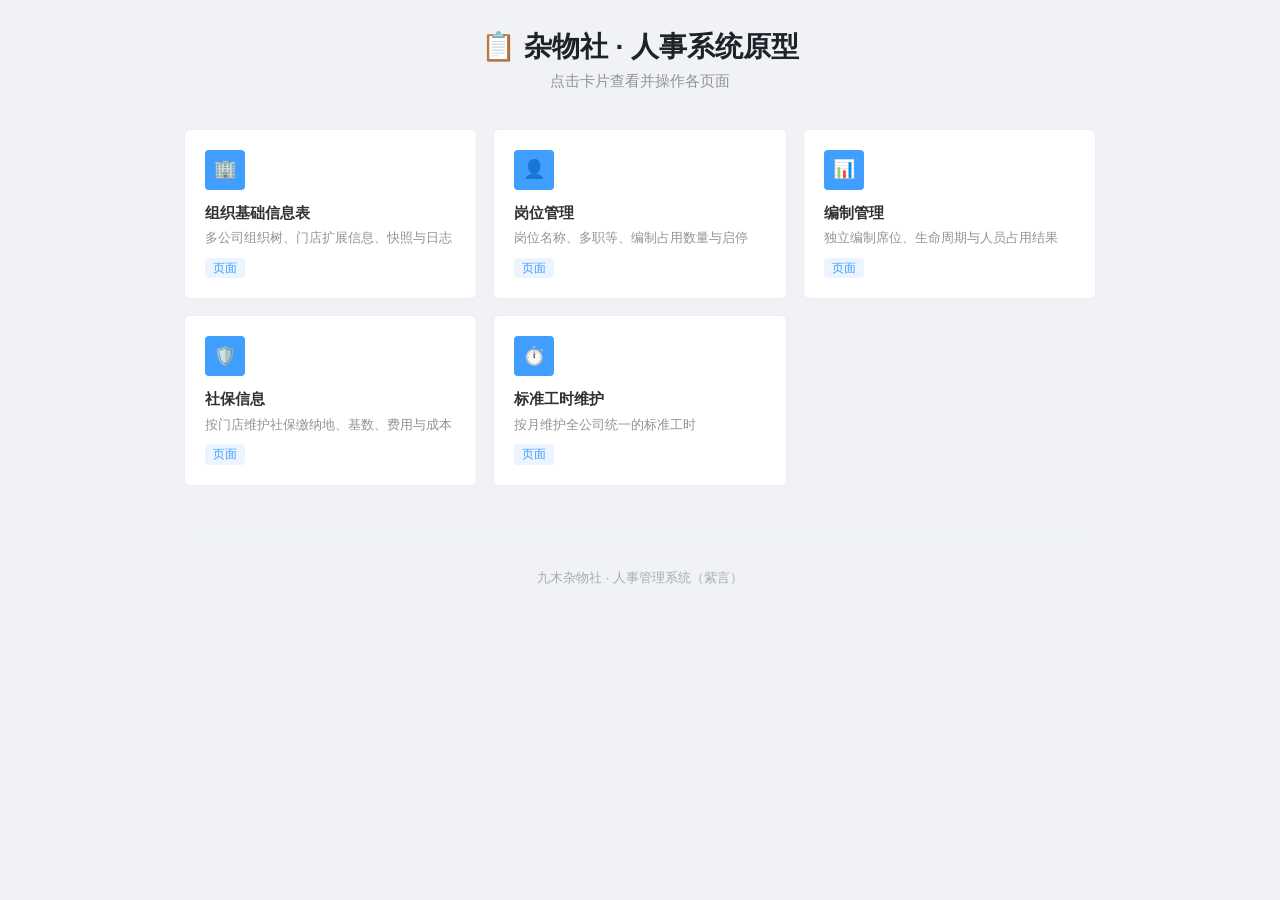
<file: index.html>
<!DOCTYPE html>
<html lang="zh-CN">
<head>
  <meta charset="UTF-8" />
  <meta name="viewport" content="width=device-width, initial-scale=1.0" />
  <title>杂物社 · 人事系统原型</title>
  <link rel="stylesheet" href="./prototype-common.css" />
  <style>
    .landing { max-width: 960px; margin: 0 auto; padding: 32px 24px 80px; }
    .landing-header { margin-bottom: 36px; text-align: center; }
    .landing-header h1 { font-size: 28px; }
    .landing-header p { margin-top: 8px; color: var(--text-secondary); font-size: 15px; }
    .landing-section { margin-bottom: 32px; }
    .landing-section h2 { margin: 0 0 16px; font-size: 16px; color: var(--text-regular); }
    .prototype-grid { display: grid; grid-template-columns: repeat(auto-fill, minmax(280px, 1fr)); gap: 16px; }
    .prototype-card { display: block; padding: 20px; background: var(--surface); border: 1px solid var(--border-lighter); border-radius: var(--radius-md); text-decoration: none; transition: .2s; }
    .prototype-card:hover { border-color: var(--brand); box-shadow: 0 4px 16px rgba(64,158,255,.15); transform: translateY(-2px); }
    .prototype-card .icon { width: 40px; height: 40px; display: grid; place-items: center; color: #fff; background: var(--brand); border-radius: var(--radius-sm); font-size: 18px; }
    .prototype-card .title { margin-top: 12px; font-size: 15px; font-weight: 600; color: var(--text-primary); }
    .prototype-card .desc { margin-top: 4px; color: var(--text-secondary); font-size: 13px; line-height: 1.5; }
    .prototype-card .meta { margin-top: 10px; display: flex; align-items: center; gap: 8px; }
    .prototype-card .tag { padding: 2px 8px; border-radius: 4px; font-size: 12px; color: var(--brand); background: var(--brand-light); }
    .prototype-card .filesize { color: var(--text-placeholder); font-size: 12px; }
    .landing-footer { margin-top: 48px; padding-top: 20px; border-top: 1px solid var(--border-lighter); text-align: center; color: var(--text-placeholder); font-size: 13px; }
    .landing-footer a { color: var(--brand); text-decoration: none; }
    .landing-footer a:hover { text-decoration: underline; }
  </style>
</head>
<body>
<div class="app-shell" style="height:auto;min-height:100vh;display:block">
  <div class="landing">
    <div class="landing-header">
      <h1>📋 杂物社 · 人事系统原型</h1>
      <p>点击卡片查看并操作各页面</p>
    </div>

    <div class="landing-section">
      <div class="prototype-grid">
        <a class="prototype-card" href="组织基础信息表.html">
          <div class="icon">🏢</div>
          <div class="title">组织基础信息表</div>
          <div class="desc">多公司组织树、门店扩展信息、快照与日志</div>
          <div class="meta"><span class="tag page">页面</span></div>
        </a>
        <a class="prototype-card" href="岗位管理.html">
          <div class="icon">👤</div>
          <div class="title">岗位管理</div>
          <div class="desc">岗位名称、多职等、编制占用数量与启停</div>
          <div class="meta"><span class="tag page">页面</span></div>
        </a>
        <a class="prototype-card" href="编制管理.html">
          <div class="icon">📊</div>
          <div class="title">编制管理</div>
          <div class="desc">独立编制席位、生命周期与人员占用结果</div>
          <div class="meta"><span class="tag page">页面</span></div>
        </a>
        <a class="prototype-card" href="社保信息.html">
          <div class="icon">🛡️</div>
          <div class="title">社保信息</div>
          <div class="desc">按门店维护社保缴纳地、基数、费用与成本</div>
          <div class="meta"><span class="tag page">页面</span></div>
        </a>
        <a class="prototype-card" href="标准工时维护.html">
          <div class="icon">⏱️</div>
          <div class="title">标准工时维护</div>
          <div class="desc">按月维护全公司统一的标准工时</div>
          <div class="meta"><span class="tag page">页面</span></div>
        </a>
      </div>
    </div>

    
    <div class="landing-footer">
      <p>九木杂物社 · 人事管理系统（紫言）</p>
    </div>
  </div>
</div>
</body>
</html>
</file>
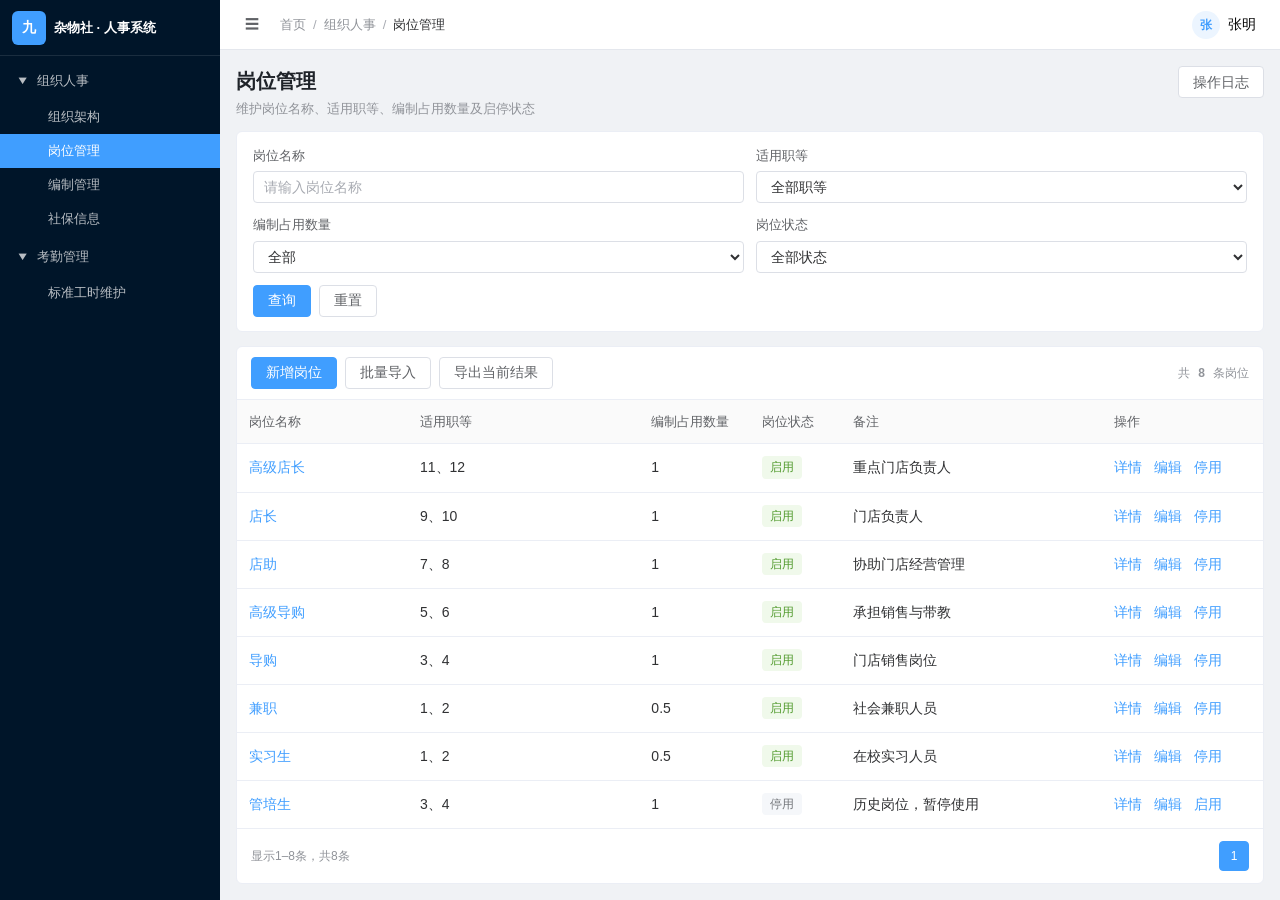
<file: 岗位管理.html>
<!DOCTYPE html>
<html lang="zh-CN">
<head>
  <meta charset="UTF-8" />
  <meta name="viewport" content="width=device-width, initial-scale=1.0" />
  <title>岗位管理｜杂物社人事系统</title>
  <link rel="stylesheet" href="./prototype-common.css" />
  <style>
    .position-table .name-col { width: 170px; }
    .position-table .grade-col { width: 230px; }
    .position-table .coefficient-col { width: 110px; }
    .position-table .status-col { width: 90px; }
    .position-table .remark-col { width: 260px; }
    .position-table .action-col { width: 160px; }
    .grade-picker { position: relative; }
    .grade-picker-trigger { padding: 0 10px; display: flex; align-items: center; justify-content: space-between; text-align: left; cursor: pointer; }
    .grade-picker-trigger::after { content: "⌄"; margin-left: 8px; color: var(--text-secondary); }
    .grade-picker-dropdown { position: absolute; top: calc(100% + 4px); left: 0; right: 0; z-index: 30; padding: 6px; background: #fff; border: 1px solid var(--border); border-radius: var(--radius-sm); box-shadow: 0 8px 24px rgba(0,0,0,.14); }
    .grade-picker-options { max-height: 240px; overflow: auto; }
    .grade-picker-option { min-height: 32px; padding: 6px 10px; display: flex; align-items: center; gap: 8px; border-radius: var(--radius-sm); cursor: pointer; }
    .grade-picker-option:hover, .grade-picker-option.selected { color: var(--brand); background: var(--brand-light); }
    .grade-picker-option input { margin: 0; }
  </style>
</head>
<body>
  <a class="skip-link" href="#mainContent">跳到主内容</a>
  <div class="app-shell">
    <aside class="sidebar" id="sidebar" aria-label="主导航">
      <div class="brand"><div class="brand-mark" aria-hidden="true">九</div><div class="brand-copy"><div class="brand-name">杂物社 · 人事系统</div></div></div>
      <nav class="nav-scroll">
        <section class="nav-group">
          <button class="nav-group-trigger" type="button" aria-expanded="true"><span class="nav-arrow" aria-hidden="true">▶</span><span class="nav-label">组织人事</span></button>
          <div class="nav-items">
            <a class="nav-item" href="./组织基础信息表.html">组织架构</a>
            <a class="nav-item active" href="./岗位管理.html" aria-current="page">岗位管理</a>
            <a class="nav-item" href="./编制管理.html">编制管理</a>
            <a class="nav-item" href="./社保信息.html">社保信息</a>
          </div>
        </section>
        <section class="nav-group">
          <button class="nav-group-trigger" type="button" aria-expanded="true"><span class="nav-arrow" aria-hidden="true">▶</span><span class="nav-label">考勤管理</span></button>
          <div class="nav-items"><a class="nav-item" href="./标准工时维护.html">标准工时维护</a></div>
        </section>
      </nav>
    </aside>

    <section class="workspace">
      <header class="topbar"><div class="topbar-left"><button class="icon-button" id="sidebarToggle" type="button" aria-label="展开或收起侧边栏">☰</button><nav class="breadcrumbs" aria-label="面包屑"><span>首页</span><span class="separator">/</span><span>组织人事</span><span class="separator">/</span><span class="current">岗位管理</span></nav></div><div class="topbar-right"><button class="user-chip" type="button"><span class="avatar" aria-hidden="true">张</span><span class="user-name">张明</span></button></div></header>

      <main class="page-scroll" id="mainContent" tabindex="-1">
        <header class="page-heading">
          <div><div class="page-title-row"><h1>岗位管理</h1></div><p class="page-description">维护岗位名称、适用职等、编制占用数量及启停状态</p></div>
          <div class="page-actions"><button class="button" id="logsButton" type="button">操作日志</button></div>
        </header>
        <form class="filter-card card" id="filterForm">
          <div class="filter-grid">
            <div class="field"><label for="filterKeyword">岗位名称</label><input class="input" id="filterKeyword" type="search" placeholder="请输入岗位名称" /></div>
            <div class="field"><label for="filterGrade">适用职等</label><select class="select" id="filterGrade"><option value="">全部职等</option></select></div>
            <div class="field"><label for="filterCoefficient">编制占用数量</label><select class="select" id="filterCoefficient"><option value="">全部</option><option value="1">1</option><option value="0.5">0.5</option></select></div>
            <div class="field"><label for="filterStatus">岗位状态</label><select class="select" id="filterStatus"><option value="">全部状态</option><option value="active">启用</option><option value="inactive">停用</option></select></div>
            <div class="filter-actions"><button class="button primary" type="submit">查询</button><button class="button" type="reset">重置</button></div>
          </div>
        </form>

        <section class="table-card card mt-14">
          <header class="table-toolbar"><div class="toolbar-actions"><button class="button primary" id="addButton" type="button">新增岗位</button><button class="button" id="importButton" type="button">批量导入</button><button class="button" id="exportButton" type="button">导出当前结果</button></div><div class="toolbar-summary">共 <strong id="totalCount">0</strong> 条岗位</div></header>
          <div class="table-scroll"><table class="data-table position-table"><caption class="sr-only">岗位列表</caption><thead><tr><th class="name-col">岗位名称</th><th class="grade-col">适用职等</th><th class="coefficient-col">编制占用数量</th><th class="status-col">岗位状态</th><th class="remark-col">备注</th><th class="action-col">操作</th></tr></thead><tbody id="tableBody"></tbody></table></div>
          <footer class="pagination"><span id="paginationInfo"></span><div><button class="page-button active" type="button" aria-current="page">1</button></div></footer>
        </section>
      </main>
    </section>
  </div>

  <div class="toast" id="toast" role="status" aria-live="polite"></div>

  <dialog id="positionDialog" class="wide" aria-labelledby="positionDialogTitle">
    <form class="dialog-shell" id="positionForm" novalidate>
      <header class="dialog-header"><h2 id="positionDialogTitle">新增岗位</h2><button class="icon-button" type="button" data-close="positionDialog" aria-label="关闭岗位表单">✕</button></header>
      <div class="dialog-body"><div class="form-errors" id="formErrors" hidden></div><div class="form-grid">
        <div class="field"><label class="required" for="positionName">岗位名称</label><input class="input" id="positionName" maxlength="40" /></div>
        <div class="field"><label class="required" for="positionCoefficient">编制占用数量</label><select class="select" id="positionCoefficient"><option value="1">1</option><option value="0.5">0.5</option></select></div>
        <div class="field"><label class="required" for="positionStatus">岗位状态</label><select class="select" id="positionStatus"><option value="active">启用</option><option value="inactive">停用</option></select></div>
        <div class="field"><span class="field-label required" id="positionGradesLabel">适用职等</span><div class="grade-picker" id="gradePicker"><button class="select grade-picker-trigger" id="gradePickerTrigger" type="button" aria-labelledby="positionGradesLabel gradeSelectionText" aria-haspopup="listbox" aria-controls="gradeOptions" aria-expanded="false"><span id="gradeSelectionText">请选择适用职等</span></button><div class="grade-picker-dropdown" id="gradePickerDropdown" hidden><div class="grade-picker-options" id="gradeOptions" role="listbox" aria-label="适用职等" aria-multiselectable="true"></div></div></div></div>
        <div class="field full"><label for="positionRemark">备注</label><textarea class="textarea" id="positionRemark" maxlength="200" placeholder="请输入岗位说明"></textarea></div>
      </div></div>
      <footer class="dialog-footer"><button class="button" type="button" data-close="positionDialog">取消</button><button class="button primary" type="submit">保存</button></footer>
    </form>
  </dialog>

  <dialog id="detailDialog" class="wide" aria-labelledby="detailTitle"><div class="dialog-shell"><header class="dialog-header"><h2 id="detailTitle">岗位详情</h2><button class="icon-button" type="button" data-close="detailDialog" aria-label="关闭岗位详情">✕</button></header><div class="dialog-body" id="detailBody"></div><footer class="dialog-footer" id="detailFooter"></footer></div></dialog>

  <dialog id="logsDialog" class="wide" aria-labelledby="logsTitle"><div class="dialog-shell"><header class="dialog-header"><h2 id="logsTitle">岗位操作日志</h2><button class="icon-button" type="button" data-close="logsDialog" aria-label="关闭日志">✕</button></header><div class="dialog-body"><table class="log-list"><thead><tr><th>时间</th><th>操作人</th><th>操作</th><th>岗位</th><th>说明</th><th>附件</th></tr></thead><tbody id="logsBody"></tbody></table></div><footer class="dialog-footer"><button class="button" type="button" data-close="logsDialog">关闭</button></footer></div></dialog>
  <dialog id="importFileDialog" class="wide" aria-labelledby="importFileTitle"><div class="dialog-shell"><header class="dialog-header"><h2 id="importFileTitle">查看导入文件</h2><button class="icon-button" type="button" data-close="importFileDialog" aria-label="关闭文件查看">✕</button></header><div class="dialog-body" id="importFileBody"></div><footer class="dialog-footer"><a class="button" id="importFileDownload" href="#" download>下载文件</a><button class="button primary" type="button" data-close="importFileDialog">关闭</button></footer></div></dialog>

  <dialog id="toggleDialog" class="narrow" aria-labelledby="toggleTitle"><div class="dialog-shell"><header class="dialog-header"><h2 id="toggleTitle">确认岗位状态变更</h2><button class="icon-button" type="button" data-close="toggleDialog" aria-label="关闭状态确认">✕</button></header><div class="dialog-body" id="toggleBody"></div><footer class="dialog-footer"><button class="button" type="button" data-close="toggleDialog">取消</button><button class="button" id="confirmToggleButton" type="button">确认</button></footer></div></dialog>

  <dialog id="importDialog" class="wide" aria-labelledby="importTitle"><div class="dialog-shell"><header class="dialog-header"><h2 id="importTitle">批量导入岗位</h2><button class="icon-button" type="button" data-close="importDialog" aria-label="关闭导入">✕</button></header><div class="dialog-body"><div class="tabs"><button class="tab active" data-import-mode="create" type="button">导入新增</button><button class="tab" data-import-mode="update" type="button">导入更新</button></div><div class="impact-box mt-14" id="importDescription"></div><ol class="import-steps mt-14"><li id="importFileRule">导入新增使用空白模板。</li><li id="importKeyRule">岗位名称已存在时该行失败。</li><li>校验岗位名称唯一、职等范围和编制占用数量；校验通过的行可继续导入。</li></ol><div class="upload-box"><p id="importUploadText">下载空白模板并填写后加载</p><input class="input" id="importFile" type="file" accept=".xls,.xlsx" /><div class="file-name" id="importFileName">尚未选择文件</div><div class="upload-actions"><button class="button" id="downloadTemplateButton" type="button">下载新增模板</button><button class="button" id="exportForUpdateButton" type="button" hidden>导出当前结果</button><button class="button" id="loadExampleButton" type="button">加载示例文件</button></div></div><div id="importPreview"></div></div><footer class="dialog-footer"><button class="button" type="button" data-close="importDialog">取消</button><button class="button primary" id="confirmImportButton" type="button" disabled>确认导入</button></footer></div></dialog>

  <script src="./prototype-common.js"></script>
  <script src="./prototype-data.js"></script>
  <script>
    "use strict";
    const { byId, escapeHTML, showToast, openDialog, closeDialog, downloadUpdateWorkbook, downloadCreateWorkbook } = window.PrototypeUI;
    const statusMeta = { active: ["启用", "success"], inactive: ["停用", "info"] };
    const Shared = window.PrototypeData;
    const positions = Shared.data.positions;
    const logs = Shared.data.positionLogs;
    const state = { editingId: null, togglingId: null, filters: { keyword: "", grade: "", coefficient: "", status: "" }, importMode: "create", importReady: false, importFileName: "", importAttachment: null, importFailureContent: "", importGeneration: 0 };

    function tag(status) { const meta = statusMeta[status] || statusMeta.inactive; return `<span class="tag ${meta[1]}">${meta[0]}</span>`; }
    function gradeText(grades) { return [...grades].sort((a, b) => a - b).join("、"); }
    function logValue(value) { return value === "" || value == null ? "未填写" : String(value); }
    function fieldChange(label, before, after, formatter = logValue) { return String(before ?? "") === String(after ?? "") ? "" : `${label}：${formatter(before)} → ${formatter(after)}`; }
    function addLog(action, target, note, attachment = null, operator = "张明") { logs.unshift({ time: Shared.localDateTime(), operator, action, target, note, attachment }); Shared.save(); }
    function selectedGrades() { return [...document.querySelectorAll('input[name="positionGrade"]:checked')].map(item => Number(item.value)); }
    function rows() {
      const keyword = state.filters.keyword.toLowerCase();
      return positions.filter(item => (!keyword || item.name.toLowerCase().includes(keyword)) && (!state.filters.grade || item.grades.includes(Number(state.filters.grade))) && (!state.filters.coefficient || item.coefficient === Number(state.filters.coefficient)) && (!state.filters.status || item.status === state.filters.status));
    }
    function render() {
      const result = rows(); byId("totalCount").textContent = result.length; byId("paginationInfo").textContent = result.length ? `显示1–${result.length}条，共${result.length}条` : "共0条"; document.querySelector(".pagination .page-button").hidden = !result.length;
      byId("tableBody").innerHTML = result.length ? result.map(item => `<tr><td title="${escapeHTML(item.name)}"><button class="cell-link" type="button" data-action="detail" data-id="${item.id}" title="${escapeHTML(item.name)}">${escapeHTML(item.name)}</button></td><td>${escapeHTML(gradeText(item.grades))}</td><td class="number">${item.coefficient}</td><td>${tag(item.status)}</td><td title="${escapeHTML(item.remark)}">${escapeHTML(item.remark || "—")}</td><td><div class="row-actions"><button type="button" data-action="detail" data-id="${item.id}">详情</button><button type="button" data-action="edit" data-id="${item.id}">编辑</button><button type="button" data-action="toggle" data-id="${item.id}">${item.status === "active" ? "停用" : "启用"}</button></div></td></tr>`).join("") : `<tr><td colspan="6"><div class="empty-state">没有符合条件的岗位。</div></td></tr>`;
    }
    function fillGradeOptions() {
      byId("filterGrade").innerHTML = `<option value="">全部职等</option>${Array.from({ length: 21 }, (_, i) => `<option value="${i}">${i}</option>`).join("")}`;
      byId("gradeOptions").innerHTML = Array.from({ length: 21 }, (_, i) => `<label class="grade-picker-option" role="option" aria-selected="false"><input type="checkbox" name="positionGrade" value="${i}" /><span>${i}</span></label>`).join("");
    }
    function updateGradeSelection() { const grades = selectedGrades().sort((a, b) => a - b); byId("gradeSelectionText").textContent = grades.length ? grades.join("、") : "请选择适用职等"; document.querySelectorAll(".grade-picker-option").forEach(option => { const selected = option.querySelector("input").checked; option.classList.toggle("selected", selected); option.setAttribute("aria-selected", String(selected)); }); }
    function closeGradePicker() { byId("gradePickerDropdown").hidden = true; byId("gradePickerTrigger").setAttribute("aria-expanded", "false"); }
    function openForm(id = null) {
      state.editingId = id; const item = positions.find(row => row.id === id);
      byId("positionDialogTitle").textContent = item ? "编辑岗位" : "新增岗位";
      byId("positionName").value = item?.name || ""; byId("positionCoefficient").value = String(item?.coefficient ?? 1); byId("positionStatus").value = item?.status || "active"; byId("positionStatus").disabled = Boolean(item); byId("positionRemark").value = item?.remark || "";
      document.querySelectorAll('input[name="positionGrade"]').forEach(input => { input.checked = Boolean(item?.grades.includes(Number(input.value))); });
      updateGradeSelection(); closeGradePicker(); byId("formErrors").hidden = true; openDialog("positionDialog");
    }
    function openDetail(id) {
      const item = positions.find(row => row.id === id); if (!item) return;
      byId("detailTitle").textContent = `${item.name} — 岗位详情`;
      byId("detailBody").innerHTML = `<section class="dialog-section"><h3 class="section-title">岗位定义</h3><dl class="description-grid"><div class="description-item"><dt>岗位名称</dt><dd>${escapeHTML(item.name)}</dd></div><div class="description-item"><dt>岗位状态</dt><dd>${tag(item.status)}</dd></div><div class="description-item"><dt>适用职等</dt><dd>${escapeHTML(gradeText(item.grades))}</dd></div><div class="description-item"><dt>编制占用数量</dt><dd>${item.coefficient}</dd></div><div class="description-item"><dt>备注</dt><dd>${escapeHTML(item.remark || "—")}</dd></div></dl></section>`;
      byId("detailFooter").innerHTML = `<button class="button primary" type="button" data-detail-edit="${item.id}">编辑</button><button class="button" type="button" data-close="detailDialog">关闭</button>`; openDialog("detailDialog");
    }
    function openToggleConfirm(id) { const item = positions.find(row => row.id === id); if (!item) return; const enabling = item.status === "inactive"; state.togglingId = id; byId("toggleTitle").textContent = enabling ? "确认启用岗位？" : "确认停用岗位？"; byId("toggleBody").innerHTML = `<div class="${enabling ? "impact-box" : "warning-box"}">确认${enabling ? "启用" : "停用"}岗位 <strong>${escapeHTML(item.name)}</strong>？${enabling ? "启用后岗位恢复可用。" : "停用后保留历史关联记录。"}</div>`; const button = byId("confirmToggleButton"); button.textContent = `确认${enabling ? "启用" : "停用"}`; button.className = `button ${enabling ? "primary" : "danger"}`; openDialog("toggleDialog"); }
    function renderLogs() { byId("logsBody").innerHTML = logs.map((item, index) => `<tr><td>${escapeHTML(item.time)}</td><td>${escapeHTML(item.operator)}</td><td>${escapeHTML(item.action)}</td><td>${escapeHTML(item.target)}</td><td>${escapeHTML(item.note)}</td><td>${item.attachment ? `<button class="cell-link" type="button" data-log-attachment="${index}">查看</button>` : "—"}</td></tr>`).join(""); }
    function openImportAttachment(attachment) { if (!attachment) return; const url = attachment.url || URL.createObjectURL(new Blob([attachment.content || ""], { type: attachment.type || "application/octet-stream" })); byId("importFileTitle").textContent = `查看导入文件 — ${attachment.name}`; byId("importFileBody").innerHTML = `<div class="impact-box">导入文件：<strong>${escapeHTML(attachment.name)}</strong><br>可使用下方按钮下载原文件查看。</div>`; byId("importFileDownload").href = url; byId("importFileDownload").download = attachment.name; openDialog("importFileDialog"); }
    function attachmentFromFile(file) { return new Promise(resolve => { if (!file) return resolve(null); const reader = new FileReader(); reader.addEventListener("load", () => resolve({ name: file.name, type: file.type || "application/vnd.ms-excel", url: reader.result })); reader.addEventListener("error", () => resolve({ name: file.name, type: file.type || "application/vnd.ms-excel", content: "文件内容读取失败，仅保留文件名。" })); reader.readAsDataURL(file); }); }
    function download(filename, content) { const url = URL.createObjectURL(new Blob(["\ufeff" + content], { type: "text/csv;charset=utf-8" })); const link = document.createElement("a"); link.href = url; link.download = filename; link.click(); URL.revokeObjectURL(url); }

    byId("filterForm").addEventListener("submit", event => { event.preventDefault(); state.filters = { keyword: byId("filterKeyword").value.trim(), grade: byId("filterGrade").value, coefficient: byId("filterCoefficient").value, status: byId("filterStatus").value }; render(); });
    byId("filterForm").addEventListener("reset", () => setTimeout(() => { state.filters = { keyword: "", grade: "", coefficient: "", status: "" }; render(); }, 0));
    byId("gradePickerTrigger").addEventListener("click", () => { const dropdown = byId("gradePickerDropdown"), opening = dropdown.hidden; dropdown.hidden = !opening; byId("gradePickerTrigger").setAttribute("aria-expanded", String(opening)); });
    byId("gradeOptions").addEventListener("change", updateGradeSelection);
    byId("gradePicker").addEventListener("keydown", event => { if (event.key === "Escape") { closeGradePicker(); byId("gradePickerTrigger").focus(); } });
    document.addEventListener("click", event => { if (!event.target.closest("#gradePicker")) closeGradePicker(); });
    byId("addButton").addEventListener("click", () => openForm());
    byId("tableBody").addEventListener("click", event => { const button = event.target.closest("[data-action]"); if (!button) return; const id = Number(button.dataset.id), item = positions.find(row => row.id === id); if (!item) return; if (button.dataset.action === "detail") openDetail(id); if (button.dataset.action === "edit") openForm(id); if (button.dataset.action === "toggle") openToggleConfirm(id); });
    byId("detailFooter").addEventListener("click", event => { const button = event.target.closest("[data-detail-edit]"); if (button) { closeDialog("detailDialog"); openForm(Number(button.dataset.detailEdit)); } });
    byId("confirmToggleButton").addEventListener("click", () => { const item = positions.find(row => row.id === state.togglingId); if (!item) return; const oldStatus = item.status; item.status = item.status === "active" ? "inactive" : "active"; addLog(item.status === "active" ? "启用岗位" : "停用岗位", item.name, `岗位状态：${statusMeta[oldStatus][0]} → ${statusMeta[item.status][0]}`); Shared.save(); closeDialog("toggleDialog"); render(); showToast(`岗位已${item.status === "active" ? "启用" : "停用"}`); });
    byId("positionForm").addEventListener("submit", event => {
      event.preventDefault(); const name = byId("positionName").value.trim(), grades = selectedGrades(), coefficient = Number(byId("positionCoefficient").value), status = byId("positionStatus").value, remark = byId("positionRemark").value.trim(), errors = [];
      if (!name) errors.push("请输入岗位名称"); if (positions.some(item => Shared.normalizeText(item.name) === Shared.normalizeText(name) && item.id !== state.editingId)) errors.push("岗位名称已存在"); if (!grades.length) errors.push("请至少选择一个适用职等"); if (![0.5, 1].includes(coefficient)) errors.push("编制占用数量只能为0.5或1");
      byId("formErrors").innerHTML = errors.map(error => `<div>• ${escapeHTML(error)}</div>`).join(""); byId("formErrors").hidden = !errors.length; if (errors.length) return;
      const existing = positions.find(item => item.id === state.editingId);
      if (existing) { const oldCoefficient = existing.coefficient, changedCoefficient = oldCoefficient !== coefficient, changes = [fieldChange("岗位名称", existing.name, name), fieldChange("适用职等", gradeText(existing.grades), gradeText(grades)), fieldChange("编制占用数量", existing.coefficient, coefficient), fieldChange("备注", existing.remark, remark)].filter(Boolean); Object.assign(existing, { name, grades, coefficient, status: existing.status, remark }); if (changes.length) { addLog("编辑岗位", name, changes.join("；")); const affected = changedCoefficient ? Shared.applyPositionCoefficientChange(existing.id, oldCoefficient) : 0; Shared.save(); showToast(changedCoefficient ? `岗位已保存，已联动${affected}条编制` : "岗位已保存"); } else showToast("未检测到字段变更"); }
      else {
        positions.unshift({ id: Math.max(...positions.map(item => item.id)) + 1, name, grades, coefficient, status, remark });
        const changes = [
          fieldChange("岗位名称", "", name), fieldChange("适用职等", "", gradeText(grades)), fieldChange("编制占用数量", "", coefficient),
          fieldChange("岗位状态", "", statusMeta[status][0]), fieldChange("备注", "", remark)
        ].filter(Boolean);
        addLog("新增岗位", name, changes.join("；")); showToast("岗位已新增");
      }
      Shared.save(); closeDialog("positionDialog"); render();
    });
    byId("logsButton").addEventListener("click", () => { renderLogs(); openDialog("logsDialog"); });
    function setImportMode(mode) {
      state.importMode = mode; state.importGeneration += 1; state.importReady = false; state.importFileName = ""; state.importAttachment = null; state.importFailureContent = ""; byId("importFile").value = ""; byId("importFileName").textContent = "尚未选择文件"; byId("confirmImportButton").disabled = true; byId("confirmImportButton").textContent = "确认导入"; byId("importDialog").querySelector(".dialog-footer [data-close]").textContent = "取消"; byId("importPreview").innerHTML = "";
      document.querySelectorAll("[data-import-mode]").forEach(button => button.classList.toggle("active", button.dataset.importMode === mode));
      const updating = mode === "update";
      byId("importDescription").textContent = updating ? "以岗位名称匹配已有岗位，只更新适用职等、编制占用数量和备注。" : "文件中每一行新增一个岗位，已存在的岗位不会被更新。";
      byId("importFileRule").textContent = updating ? "请先导出当前结果，修改可编辑列后重新导入。" : "导入新增使用空白模板。";
      byId("importKeyRule").textContent = updating ? "岗位名称是不可修改的匹配键；不存在的岗位直接报错。" : "岗位名称已存在时该行失败。";
      byId("importUploadText").textContent = updating ? "选择从本页导出并修改后的文件" : "下载空白模板并填写后加载";
      byId("downloadTemplateButton").hidden = updating;
      byId("exportForUpdateButton").hidden = !updating;
    }
    byId("importButton").addEventListener("click", () => { setImportMode("create"); openDialog("importDialog"); });
    document.querySelectorAll("[data-import-mode]").forEach(button => button.addEventListener("click", () => setImportMode(button.dataset.importMode)));
    function positionImportCounts() {
      if (state.importMode === "create") return positions.some(item => Shared.normalizeText(item.name) === Shared.normalizeText("储备店长")) ? { success: 0, failure: 2, unchanged: 0 } : { success: 1, failure: 1, unchanged: 0 };
      const target = positions.find(item => Shared.normalizeText(item.name) === Shared.normalizeText("店助"));
      const changed = target && (gradeText(target.grades) !== "6、7、8" || target.remark !== "批量更新示例");
      return { success: changed ? 1 : 0, failure: 1, unchanged: changed ? 0 : 1 };
    }
    function preparePositionImport(name, attachment) {
      state.importReady = true; state.importFileName = name; state.importAttachment = attachment || { name, type: "text/plain", content: "岗位批量导入示例文件" };
      const counts = positionImportCounts();
      const repeatedCreate = positions.some(item => Shared.normalizeText(item.name) === Shared.normalizeText("储备店长"));
      state.importFailureContent = state.importMode === "create"
        ? ["行号,岗位名称,字段,失败原因", "3,店长,岗位名称,岗位名称已存在", ...(repeatedCreate ? ["2,储备店长,岗位名称,岗位名称已存在"] : [])].join("\n")
        : ["行号,岗位名称,字段,失败原因", "3,不存在的岗位,岗位名称,无法匹配已有岗位"].join("\n");
      byId("importFileName").textContent = name; byId("confirmImportButton").disabled = false;
      byId("importPreview").innerHTML = `<div class="warning-box mt-16">${escapeHTML(name)}：共${counts.success + counts.failure + counts.unchanged}条，校验通过可导入${counts.success}条，校验失败${counts.failure}条，无变化${counts.unchanged}条。${state.importMode === "create" ? "失败原因：岗位名称已存在。" : "失败原因：岗位名称不存在。"} <button class="cell-link" type="button" id="downloadImportFailureButton">下载失败明细</button></div>`;
    }
    byId("importFile").addEventListener("change", async event => {
      const file = event.target.files[0], mode = state.importMode, generation = ++state.importGeneration;
      if (!file) return;
      state.importReady = false; state.importFileName = ""; state.importAttachment = null; state.importFailureContent = "";
      byId("importFileName").textContent = `正在读取 ${file.name}…`; byId("confirmImportButton").disabled = true; byId("confirmImportButton").textContent = "确认导入"; byId("importDialog").querySelector(".dialog-footer [data-close]").textContent = "取消"; byId("importPreview").innerHTML = "";
      const attachment = await attachmentFromFile(file);
      if (generation !== state.importGeneration || mode !== state.importMode) return;
      preparePositionImport(file.name, attachment);
    });
    byId("loadExampleButton").addEventListener("click", () => preparePositionImport(state.importMode === "create" ? "岗位导入新增示例.xls" : "岗位列表-当前结果-已修改.xls"));
    byId("importPreview").addEventListener("click", event => { if (!event.target.closest("#downloadImportFailureButton")) return; download("岗位导入失败明细.csv", state.importFailureContent); });
    byId("confirmImportButton").addEventListener("click", () => {
      if (!state.importReady) return;
      state.importGeneration += 1;
      const updating = state.importMode === "update", attachment = state.importAttachment;
      let success = 0, failure = 1, unchanged = 0;
      if (updating) {
        const target = positions.find(item => Shared.normalizeText(item.name) === Shared.normalizeText("店助"));
        const nextGrades = [6, 7, 8], nextRemark = "批量更新示例";
        const changes = target ? [fieldChange("适用职等", gradeText(target.grades), gradeText(nextGrades)), fieldChange("备注", target.remark, nextRemark)].filter(Boolean) : [];
        if (target && changes.length) {
          Object.assign(target, { grades: nextGrades, remark: nextRemark });
          addLog("导入更新明细", target.name, `${changes.join("；")}；操作来源：导入更新`, attachment); success += 1;
        } else unchanged += 1;
        addLog("导入更新失败", "不存在的岗位", "失败原因：岗位名称无法匹配已有岗位", attachment);
      } else {
        const exists = positions.some(item => Shared.normalizeText(item.name) === Shared.normalizeText("储备店长"));
        if (!exists) {
          const item = { id: Math.max(...positions.map(row => row.id)) + 1, name: "储备店长", grades: [8, 9], coefficient: 1, status: "active", remark: "门店管理人才储备" };
          positions.unshift(item);
          addLog("导入新增明细", item.name, "岗位名称：未填写 → 储备店长；适用职等：未填写 → 8、9；编制占用数量：未填写 → 1；岗位状态：未填写 → 启用；备注：未填写 → 门店管理人才储备；操作来源：导入新增", attachment); success += 1;
        } else { failure += 1; addLog("导入新增失败", "储备店长", "失败原因：岗位名称已存在", attachment); }
        addLog("导入新增失败", "店长", "失败原因：岗位名称已存在", attachment);
      }
      addLog(updating ? "导入更新批次" : "导入新增批次", "岗位主数据", `批次结果：成功${success}条，失败${failure}条，无变化${unchanged}条；操作来源：${updating ? "导入更新" : "导入新增"}`, attachment);
      state.importReady = false; byId("confirmImportButton").disabled = true; byId("confirmImportButton").textContent = "导入完成"; byId("importDialog").querySelector(".dialog-footer [data-close]").textContent = "关闭";
      byId("importPreview").innerHTML = `<div class="warning-box mt-16">导入完成：成功${success}条，失败${failure}条，无变化${unchanged}条。 <button class="cell-link" type="button" id="downloadImportFailureButton">下载失败明细</button></div>`;
      Shared.save(); render(); showToast(`岗位导入完成：成功${success}条，失败${failure}条，无变化${unchanged}条`);
    });
    byId("downloadTemplateButton").addEventListener("click", () => { downloadCreateWorkbook("岗位导入新增模板.xls", { sheetName: "岗位新增", columns: [{ label: "岗位名称", required: true }, { label: "适用职等", required: true }, { label: "编制占用数量", required: true }, { label: "岗位状态", required: true }, { label: "备注" }], instructions: ["适用职等可填写0至20之间的多个数字；编制占用数量只能为0.5或1。"] }); showToast("已下载岗位导入新增模板"); });
    function exportPositionResult() { const result = rows(); downloadUpdateWorkbook("岗位列表-当前结果.xls", { sheetName: "岗位信息", matchKey: "岗位名称", columns: [{ label: "岗位名称", readonly: true, value: item => item.name }, { label: "适用职等", value: item => gradeText(item.grades) }, { label: "编制占用数量", value: item => item.coefficient }, { label: "岗位状态", readonly: true, value: item => statusMeta[item.status][0] }, { label: "备注", value: item => item.remark }], rows: result, instructions: ["岗位名称和岗位状态不能通过导入更新；岗位改名请使用页面单条编辑。"] }); showToast(`已导出${result.length}条岗位`); }
    byId("exportButton").addEventListener("click", exportPositionResult);
    byId("exportForUpdateButton").addEventListener("click", exportPositionResult);
    byId("logsBody").addEventListener("click", event => { const button = event.target.closest("[data-log-attachment]"); if (button) openImportAttachment(logs[Number(button.dataset.logAttachment)]?.attachment); });

    fillGradeOptions(); render();
  </script>
</body>
</html>
</file>
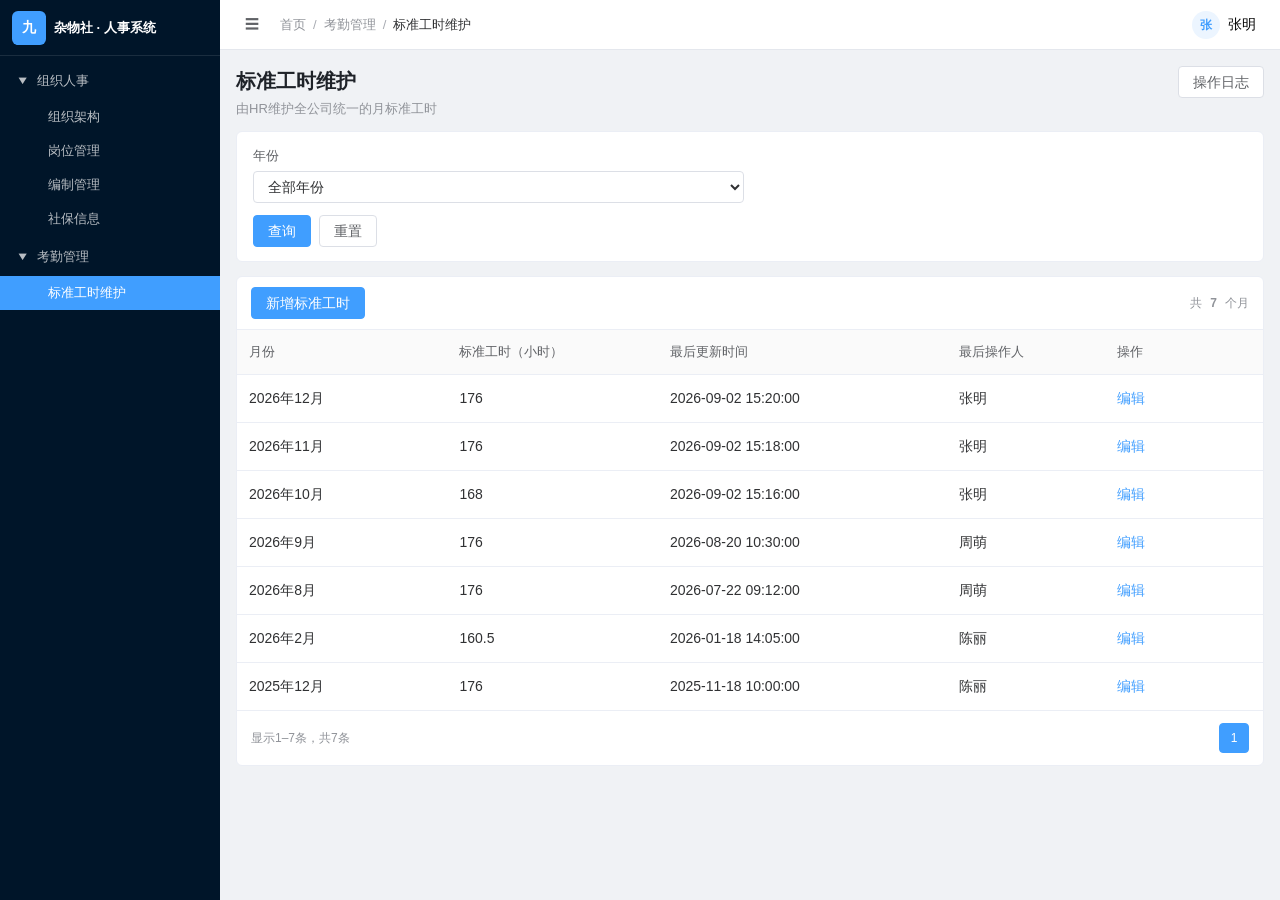
<file: 标准工时维护.html>
<!DOCTYPE html>
<html lang="zh-CN">
<head>
  <meta charset="UTF-8" />
  <meta name="viewport" content="width=device-width, initial-scale=1.0" />
  <title>标准工时维护｜杂物社人事系统</title>
  <link rel="stylesheet" href="./prototype-common.css" />
  <style>
    .hours-table { min-width: 820px; }
    .hours-table .month-col { width: 160px; }
    .hours-table .hours-col { width: 160px; }
    .hours-table .time-col { width: 220px; }
    .hours-table .operator-col { width: 120px; }
    .hours-table .action-col { width: 120px; }
  </style>
</head>
<body>
  <a class="skip-link" href="#mainContent">跳到主内容</a>
  <div class="app-shell">
    <aside class="sidebar" id="sidebar" aria-label="主导航">
      <div class="brand"><div class="brand-mark" aria-hidden="true">九</div><div class="brand-copy"><div class="brand-name">杂物社 · 人事系统</div></div></div>
      <nav class="nav-scroll">
        <section class="nav-group"><button class="nav-group-trigger" type="button" aria-expanded="true"><span class="nav-arrow" aria-hidden="true">▶</span><span class="nav-label">组织人事</span></button><div class="nav-items"><a class="nav-item" href="./组织基础信息表.html">组织架构</a><a class="nav-item" href="./岗位管理.html">岗位管理</a><a class="nav-item" href="./编制管理.html">编制管理</a><a class="nav-item" href="./社保信息.html">社保信息</a></div></section>
        <section class="nav-group"><button class="nav-group-trigger" type="button" aria-expanded="true"><span class="nav-arrow" aria-hidden="true">▶</span><span class="nav-label">考勤管理</span></button><div class="nav-items"><a class="nav-item active" href="./标准工时维护.html" aria-current="page">标准工时维护</a></div></section>
      </nav>
    </aside>

    <section class="workspace">
      <header class="topbar"><div class="topbar-left"><button class="icon-button" id="sidebarToggle" type="button" aria-label="展开或收起侧边栏">☰</button><nav class="breadcrumbs" aria-label="面包屑"><span>首页</span><span class="separator">/</span><span>考勤管理</span><span class="separator">/</span><span class="current">标准工时维护</span></nav></div><div class="topbar-right"><button class="user-chip" type="button"><span class="avatar" aria-hidden="true">张</span><span class="user-name">张明</span></button></div></header>

      <main class="page-scroll" id="mainContent" tabindex="-1">
        <header class="page-heading"><div><div class="page-title-row"><h1>标准工时维护</h1></div><p class="page-description">由HR维护全公司统一的月标准工时</p></div><div class="page-actions"><button class="button" id="logsButton" type="button">操作日志</button></div></header>
        <form class="filter-card card" id="filterForm"><div class="filter-grid">
          <div class="field"><label for="filterYear">年份</label><select class="select" id="filterYear"><option value="">全部年份</option></select></div>
          <div class="filter-actions"><button class="button primary" type="submit">查询</button><button class="button" type="reset">重置</button></div>
        </div></form>

        <section class="table-card card mt-14">
          <header class="table-toolbar"><div class="toolbar-actions"><button class="button primary" id="addButton" type="button">新增标准工时</button></div><div class="toolbar-summary">共 <strong id="totalCount">0</strong> 个月</div></header>
          <div class="table-scroll"><table class="data-table hours-table"><caption class="sr-only">标准工时列表</caption><thead><tr><th class="month-col">月份</th><th class="hours-col">标准工时（小时）</th><th class="time-col">最后更新时间</th><th class="operator-col">最后操作人</th><th class="action-col">操作</th></tr></thead><tbody id="tableBody"></tbody></table></div>
          <footer class="pagination"><span id="paginationInfo"></span><div><button class="page-button active" type="button" aria-current="page">1</button></div></footer>
        </section>
      </main>
    </section>
  </div>

  <div class="toast" id="toast" role="status" aria-live="polite"></div>
  <dialog id="hoursDialog" class="narrow" aria-labelledby="hoursTitle"><form class="dialog-shell" id="hoursForm" novalidate><header class="dialog-header"><h2 id="hoursTitle">新增标准工时</h2><button class="icon-button" type="button" data-close="hoursDialog" aria-label="关闭表单">✕</button></header><div class="dialog-body"><div class="form-errors" id="formErrors" hidden></div><div class="form-grid"><div class="field full"><label class="required" for="hoursMonth">月份</label><input class="input" id="hoursMonth" type="month" /></div><div class="field full"><label class="required" for="hoursValue">标准工时（小时）</label><input class="input" id="hoursValue" type="number" min="0" step="0.1" inputmode="decimal" placeholder="例如176或167.5" /></div></div></div><footer class="dialog-footer"><button class="button" type="button" data-close="hoursDialog">取消</button><button class="button primary" type="submit">保存</button></footer></form></dialog>
  <dialog id="confirmDialog" class="narrow" aria-labelledby="confirmTitle"><div class="dialog-shell"><header class="dialog-header"><h2 id="confirmTitle">确认修改历史月份？</h2><button class="icon-button" type="button" data-close="confirmDialog" aria-label="关闭确认">✕</button></header><div class="dialog-body" id="confirmBody"></div><footer class="dialog-footer"><button class="button" type="button" data-close="confirmDialog">返回修改</button><button class="button primary" id="confirmSaveButton" type="button">确认保存</button></footer></div></dialog>
  <dialog id="logsDialog" class="wide" aria-labelledby="logsTitle"><div class="dialog-shell"><header class="dialog-header"><h2 id="logsTitle">标准工时操作日志</h2><button class="icon-button" type="button" data-close="logsDialog" aria-label="关闭日志">✕</button></header><div class="dialog-body"><table class="log-list"><thead><tr><th>时间</th><th>操作人</th><th>月份</th><th>操作</th><th>变更内容</th></tr></thead><tbody id="logsBody"></tbody></table></div><footer class="dialog-footer"><button class="button" type="button" data-close="logsDialog">关闭</button></footer></div></dialog>

  <script src="./prototype-common.js"></script>
  <script src="./prototype-data.js"></script>
  <script>
    "use strict";
    const { byId, escapeHTML, showToast, openDialog, closeDialog } = window.PrototypeUI;
    const Shared = window.PrototypeData;
    const records = Shared.data.standardHours;
    const logs = Shared.data.standardHoursLogs;
    const state = { editingId: null, pending: null, filters: { year: "" } };
    function nowText() { return Shared.localDateTime(); }
    function monthText(value) { const [year, month] = value.split("-"); return `${year}年${Number(month)}月`; }
    function rows() { return [...records].sort((a, b) => b.month.localeCompare(a.month)).filter(item => !state.filters.year || item.month.startsWith(state.filters.year)); }
    function renderYearOptions() { const selected = byId("filterYear").value, years = [...new Set(records.map(item => item.month.slice(0, 4)))].sort((a, b) => b.localeCompare(a)); byId("filterYear").innerHTML = `<option value="">全部年份</option>${years.map(year => `<option value="${year}">${year}年</option>`).join("")}`; byId("filterYear").value = years.includes(selected) ? selected : ""; }
    function render() { renderYearOptions(); const result = rows(); byId("totalCount").textContent = result.length; byId("paginationInfo").textContent = result.length ? `显示1–${result.length}条，共${result.length}条` : "共0条"; document.querySelector(".pagination .page-button").hidden = !result.length; byId("tableBody").innerHTML = result.length ? result.map(item => `<tr><td>${monthText(item.month)}</td><td class="number">${item.hours}</td><td>${escapeHTML(item.updatedAt)}</td><td>${escapeHTML(item.operator)}</td><td><div class="row-actions"><button type="button" data-edit="${item.id}">编辑</button></div></td></tr>`).join("") : `<tr><td colspan="5"><div class="empty-state">没有符合条件的标准工时记录。</div></td></tr>`; }
    function openForm(id = null) { state.editingId = id; const item = records.find(row => row.id === id); byId("hoursTitle").textContent = item ? "编辑标准工时" : "新增标准工时"; byId("hoursMonth").value = item?.month || ""; byId("hoursMonth").disabled = Boolean(item); byId("hoursValue").value = item?.hours ?? ""; byId("formErrors").hidden = true; openDialog("hoursDialog"); }
    function commit(data) { const item = records.find(row => row.id === state.editingId), time = nowText(); if (item) { const old = item.hours; if (old !== data.hours) { item.hours = data.hours; item.updatedAt = time; item.operator = "张明"; logs.unshift({ time, operator: "张明", month: item.month, action: "编辑", note: `标准工时：${old}小时 → ${data.hours}小时` }); showToast("标准工时已更新"); } else showToast("未检测到字段变更"); } else { records.push({ id: Math.max(...records.map(row => row.id)) + 1, month: data.month, hours: data.hours, updatedAt: time, operator: "张明" }); logs.unshift({ time, operator: "张明", month: data.month, action: "新增", note: `标准工时：未填写 → ${data.hours}小时` }); showToast("标准工时已新增"); } Shared.save(); state.pending = null; closeDialog("confirmDialog"); closeDialog("hoursDialog"); render(); }
    function renderLogs() { byId("logsBody").innerHTML = logs.map(item => `<tr><td>${escapeHTML(item.time)}</td><td>${escapeHTML(item.operator)}</td><td>${monthText(item.month)}</td><td>${escapeHTML(item.action)}</td><td>${escapeHTML(item.note)}</td></tr>`).join(""); }

    byId("filterForm").addEventListener("submit", event => { event.preventDefault(); state.filters = { year: byId("filterYear").value }; render(); });
    byId("filterForm").addEventListener("reset", () => setTimeout(() => { state.filters = { year: "" }; render(); }, 0));
    byId("addButton").addEventListener("click", () => openForm()); byId("tableBody").addEventListener("click", event => { const button = event.target.closest("[data-edit]"); if (button) openForm(Number(button.dataset.edit)); });
    byId("hoursForm").addEventListener("submit", event => { event.preventDefault(); const month = byId("hoursMonth").value, raw = byId("hoursValue").value, hours = Number(raw), errors = []; if (!month) errors.push("请选择月份"); if (raw === "" || !Number.isFinite(hours) || hours < 0) errors.push("标准工时必须是非负数"); if (raw && !/^\d+(\.\d)?$/.test(raw)) errors.push("标准工时最多保留一位小数"); if (records.some(item => item.month === month && item.id !== state.editingId)) errors.push("该月份已经维护标准工时"); byId("formErrors").innerHTML = errors.map(error => `<div>• ${escapeHTML(error)}</div>`).join(""); byId("formErrors").hidden = !errors.length; if (errors.length) return; const data = { month, hours }; const currentMonth = Shared.inputDateTime().slice(0, 7); if (state.editingId && month < currentMonth) { state.pending = data; byId("confirmBody").innerHTML = `<div class="warning-box">正在修改历史月份 <strong>${monthText(month)}</strong> 的标准工时，确认保存？</div>`; openDialog("confirmDialog"); } else commit(data); });
    byId("confirmSaveButton").addEventListener("click", () => { if (state.pending) commit(state.pending); }); byId("logsButton").addEventListener("click", () => { renderLogs(); openDialog("logsDialog"); });
    render();
  </script>
</body>
</html>
</file>
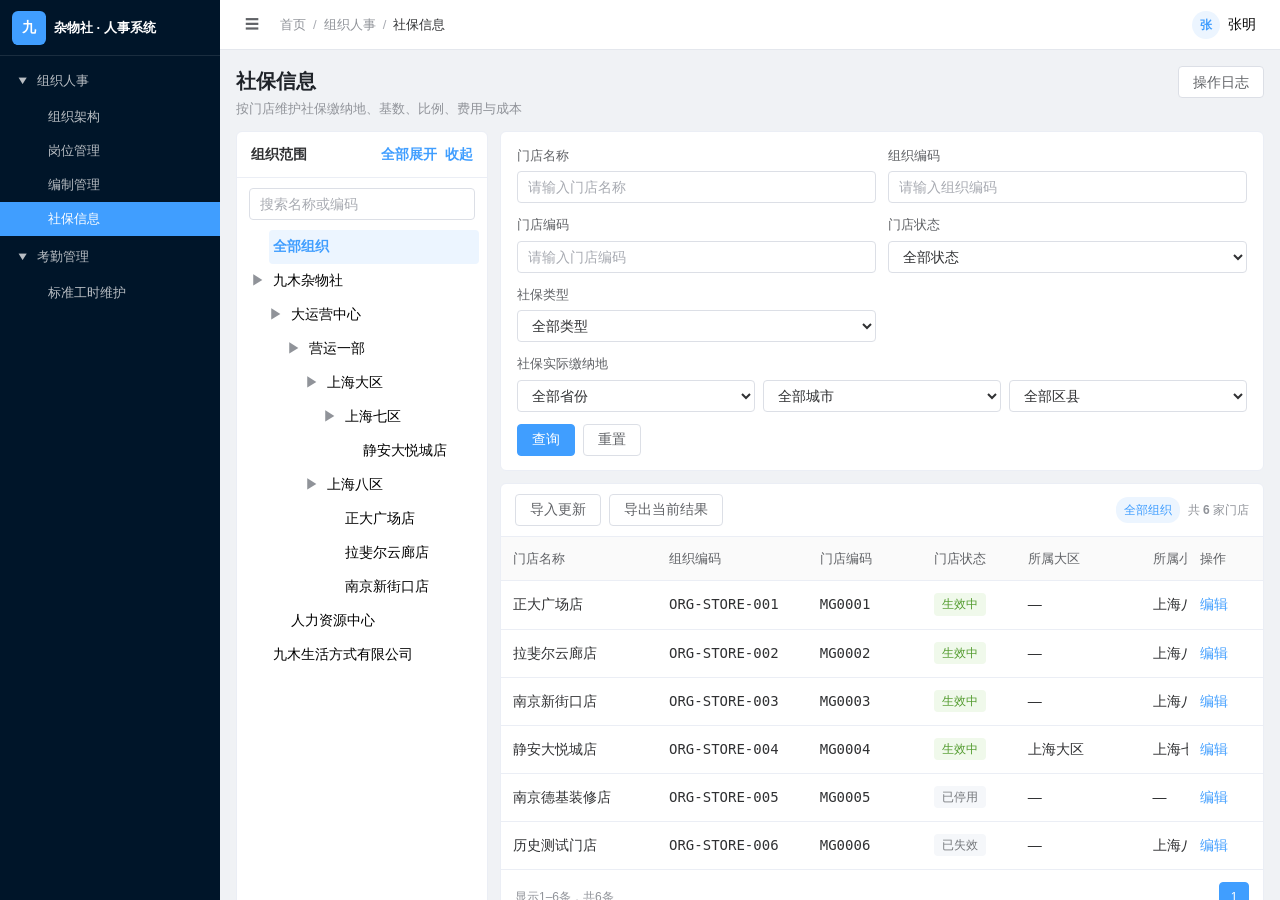
<file: 社保信息.html>
<!DOCTYPE html>
<html lang="zh-CN">
<head>
  <meta charset="UTF-8" />
  <meta name="viewport" content="width=device-width, initial-scale=1.0" />
  <title>社保信息｜杂物社人事系统</title>
  <link rel="stylesheet" href="./prototype-common.css" />
  <style>
    .social-filter-grid { grid-template-columns: repeat(4, minmax(130px, 1fr)); }
    .social-filter-grid .location-filter { grid-column: span 2; }
    .social-table { min-width: 1900px; }
    .social-table .store-col { width: 150px; }
    .social-table .org-code-col { width: 145px; }
    .social-table .store-code-col { width: 110px; }
    .social-table .status-col { width: 90px; }
    .social-table .scope-col { width: 120px; }
    .social-table .type-col { width: 105px; }
    .social-table .location-col { width: 210px; }
    .social-table .time-col { width: 175px; }
    .social-table .money-col { width: 125px; }
    .social-table .combined-col { width: 155px; }
    .social-table .action-col { width: 72px; }
    .social-table th:first-child, .social-table td:first-child { position: sticky; left: 0; z-index: 2; }
    .social-table th:first-child { background: #fafafa; }
    .social-table td:first-child { background: #fff; }
    .social-table tbody tr:hover td:first-child { background: var(--fill); }
    .form-section-title { grid-column: 1 / -1; margin: 2px 0 -2px; padding-bottom: 8px; border-bottom: 1px solid var(--border-lighter); font-size: 14px; }
    .unit-input { position: relative; }
    .unit-input .input { padding-right: 42px; }
    .unit-suffix { position: absolute; right: 10px; top: 50%; color: var(--text-secondary); font-size: 12px; transform: translateY(-50%); pointer-events: none; }
    .file-name { margin-top: 8px; color: var(--text-secondary); font-size: 12px; }
    @media (max-width: 1380px) { .social-filter-grid { grid-template-columns: repeat(2, minmax(160px, 1fr)); } .social-filter-grid .location-filter { grid-column: 1 / -1; } }
    @media (max-width: 900px) { .form-section-title { grid-column: auto; } }
  </style>
</head>
<body>
  <a class="skip-link" href="#mainContent">跳到主内容</a>
  <div class="app-shell">
    <aside class="sidebar" id="sidebar" aria-label="主导航">
      <div class="brand"><div class="brand-mark" aria-hidden="true">九</div><div class="brand-copy"><div class="brand-name">杂物社 · 人事系统</div></div></div>
      <nav class="nav-scroll">
        <section class="nav-group"><button class="nav-group-trigger" type="button" aria-expanded="true"><span class="nav-arrow" aria-hidden="true">▶</span><span class="nav-label">组织人事</span></button><div class="nav-items"><a class="nav-item" href="./组织基础信息表.html">组织架构</a><a class="nav-item" href="./岗位管理.html">岗位管理</a><a class="nav-item" href="./编制管理.html">编制管理</a><a class="nav-item active" href="./社保信息.html" aria-current="page">社保信息</a></div></section>
        <section class="nav-group"><button class="nav-group-trigger" type="button" aria-expanded="true"><span class="nav-arrow" aria-hidden="true">▶</span><span class="nav-label">考勤管理</span></button><div class="nav-items"><a class="nav-item" href="./标准工时维护.html">标准工时维护</a></div></section>
      </nav>
    </aside>

    <section class="workspace">
      <header class="topbar"><div class="topbar-left"><button class="icon-button" id="sidebarToggle" type="button" aria-label="展开或收起侧边栏">☰</button><nav class="breadcrumbs" aria-label="面包屑"><span>首页</span><span class="separator">/</span><span>组织人事</span><span class="separator">/</span><span class="current">社保信息</span></nav></div><div class="topbar-right"><button class="user-chip" type="button"><span class="avatar" aria-hidden="true">张</span><span class="user-name">张明</span></button></div></header>

      <main class="page-scroll" id="mainContent" tabindex="-1">
        <header class="page-heading"><div><div class="page-title-row"><h1>社保信息</h1></div><p class="page-description">按门店维护社保缴纳地、基数、比例、费用与成本</p></div><div class="page-actions"><button class="button" id="logsButton" type="button">操作日志</button></div></header>

        <div class="scope-layout">
          <aside class="tree-card card" aria-label="组织范围"><header class="card-header"><span>组织范围</span><div><button class="cell-link" id="expandButton" type="button">全部展开</button>&nbsp;&nbsp;<button class="cell-link" id="collapseButton" type="button">收起</button></div></header><div class="tree-search"><label class="sr-only" for="treeSearch">搜索组织</label><input class="input" id="treeSearch" type="search" placeholder="搜索名称或编码" /></div><div class="tree-root" id="treeRoot" role="tree"></div></aside>

          <section class="content-stack" aria-label="社保信息列表">
            <form class="filter-card card" id="filterForm"><div class="filter-grid social-filter-grid">
              <div class="field"><label for="filterStoreName">门店名称</label><input class="input" id="filterStoreName" type="search" placeholder="请输入门店名称" /></div>
              <div class="field"><label for="filterOrgCode">组织编码</label><input class="input mono" id="filterOrgCode" type="search" placeholder="请输入组织编码" /></div>
              <div class="field"><label for="filterStoreCode">门店编码</label><input class="input mono" id="filterStoreCode" type="search" placeholder="请输入门店编码" /></div>
              <div class="field"><label for="filterStatus">门店状态</label><select class="select" id="filterStatus"><option value="">全部状态</option><option value="pending">待生效</option><option value="active">生效中</option><option value="expired">已失效</option><option value="stopped">已停用</option></select></div>
              <div class="field"><label for="filterSocialType">社保类型</label><select class="select" id="filterSocialType"><option value="">全部类型</option><option value="local">本地社保</option><option value="remote">异地社保</option></select></div>
              <div class="field location-filter"><span class="field-label">社保实际缴纳地</span><div class="field-inline"><select class="select" id="filterProvince" aria-label="社保缴纳省"><option value="">全部省份</option></select><select class="select" id="filterCity" aria-label="社保缴纳市"><option value="">全部城市</option></select><select class="select" id="filterDistrict" aria-label="社保缴纳区县"><option value="">全部区县</option></select></div></div>
              <div class="filter-actions"><button class="button primary" type="submit">查询</button><button class="button" type="reset">重置</button></div>
            </div></form>

            <section class="table-card card">
              <header class="table-toolbar"><div class="toolbar-actions"><button class="button" id="importButton" type="button">导入更新</button><button class="button" id="exportButton" type="button">导出当前结果</button></div><div class="toolbar-summary"><span class="scope-chip" id="selectedScope">全部组织</span><span>共 <strong id="totalCount">0</strong> 家门店</span></div></header>
              <div class="table-scroll"><table class="data-table social-table"><caption class="sr-only">门店社保信息列表</caption><thead><tr><th class="store-col">门店名称</th><th class="org-code-col">组织编码</th><th class="store-code-col">门店编码</th><th class="status-col">门店状态</th><th class="scope-col">所属大区</th><th class="scope-col">所属小区</th><th class="type-col">社保类型</th><th class="location-col">社保实际缴纳地</th><th class="time-col">生效时间</th><th class="money-col">单位总费用（元）</th><th class="money-col">个人总费用（元）</th><th class="combined-col">社保公积金总费用（元）</th><th class="money-col">成本（元）</th><th class="action-col">操作</th></tr></thead><tbody id="tableBody"></tbody></table></div>
              <footer class="pagination"><span id="paginationInfo"></span><div><button class="page-button active" type="button" aria-current="page">1</button></div></footer>
            </section>
          </section>
        </div>
      </main>
    </section>
  </div>

  <div class="toast" id="toast" role="status" aria-live="polite"></div>

  <dialog id="editDialog" class="wide" aria-labelledby="editTitle"><form class="dialog-shell" id="socialForm" novalidate><header class="dialog-header"><h2 id="editTitle">编辑社保信息</h2><button class="icon-button" type="button" data-close="editDialog" aria-label="关闭社保信息编辑">✕</button></header><div class="dialog-body"><div class="form-errors" id="formErrors" hidden></div><div class="form-grid">
    <h3 class="form-section-title">门店信息</h3>
    <div class="field"><label for="editStoreName">门店名称</label><input class="input" id="editStoreName" disabled /></div>
    <div class="field"><label for="editStatus">门店状态</label><input class="input" id="editStatus" disabled /></div>
    <div class="field"><label for="editOrgCode">组织编码</label><input class="input mono" id="editOrgCode" disabled /></div>
    <div class="field"><label for="editStoreCode">门店编码</label><input class="input mono" id="editStoreCode" disabled /></div>
    <div class="field"><label for="editArea">所属大区</label><input class="input" id="editArea" disabled /></div>
    <div class="field"><label for="editRegion">所属小区</label><input class="input" id="editRegion" disabled /></div>

    <h3 class="form-section-title">社保缴纳信息</h3>
    <div class="field"><label class="required" for="socialType">社保类型</label><select class="select" id="socialType"><option value="">请选择</option><option value="local">本地社保</option><option value="remote">异地社保</option></select></div>
    <div class="field"><label class="required" for="effectiveTime">生效时间</label><input class="input" id="effectiveTime" type="datetime-local" step="1" /></div>
    <div class="field"><label for="socialProvince">社保缴纳省</label><select class="select" id="socialProvince"><option value="">请选择省份</option></select></div>
    <div class="field"><label for="socialCity">社保缴纳市</label><select class="select" id="socialCity"><option value="">请选择城市</option></select></div>
    <div class="field"><label for="socialDistrict">社保缴纳区县</label><select class="select" id="socialDistrict"><option value="">请选择区县</option></select></div>

    <h3 class="form-section-title">基数与比例</h3>
    <div class="field"><label for="socialBase">社保基数（最低）</label><div class="unit-input"><input class="input" id="socialBase" type="number" min="0" step="0.01" inputmode="decimal" /><span class="unit-suffix">元</span></div></div>
    <div class="field"><label for="housingBase">公积金基数（最低）</label><div class="unit-input"><input class="input" id="housingBase" type="number" min="0" step="0.01" inputmode="decimal" /><span class="unit-suffix">元</span></div></div>
    <div class="field"><label for="housingRate">公积金缴费比例</label><div class="unit-input"><input class="input" id="housingRate" type="number" min="0" max="100" step="0.01" inputmode="decimal" /><span class="unit-suffix">%</span></div></div>

    <h3 class="form-section-title">单位费用</h3>
    <div class="field"><label for="unitSocial">单位社保费用</label><div class="unit-input"><input class="input" id="unitSocial" type="number" min="0" step="0.01" inputmode="decimal" /><span class="unit-suffix">元</span></div></div>
    <div class="field"><label for="unitHousing">单位公积金</label><div class="unit-input"><input class="input" id="unitHousing" type="number" min="0" step="0.01" inputmode="decimal" /><span class="unit-suffix">元</span></div></div>
    <div class="field"><label for="unitDisability">单位残保金</label><div class="unit-input"><input class="input" id="unitDisability" type="number" min="0" step="0.01" inputmode="decimal" /><span class="unit-suffix">元</span></div></div>
    <div class="field"><label for="unitTotal">单位总费用</label><div class="unit-input"><input class="input" id="unitTotal" type="number" min="0" step="0.01" inputmode="decimal" /><span class="unit-suffix">元</span></div></div>

    <h3 class="form-section-title">个人费用与成本</h3>
    <div class="field"><label for="personalSocial">个人社保费用</label><div class="unit-input"><input class="input" id="personalSocial" type="number" min="0" step="0.01" inputmode="decimal" /><span class="unit-suffix">元</span></div></div>
    <div class="field"><label for="personalHousing">个人公积金费用</label><div class="unit-input"><input class="input" id="personalHousing" type="number" min="0" step="0.01" inputmode="decimal" /><span class="unit-suffix">元</span></div></div>
    <div class="field"><label for="personalTotal">个人总费用</label><div class="unit-input"><input class="input" id="personalTotal" type="number" min="0" step="0.01" inputmode="decimal" /><span class="unit-suffix">元</span></div></div>
    <div class="field"><label for="combinedTotal">社保公积金总费用</label><div class="unit-input"><input class="input" id="combinedTotal" type="number" min="0" step="0.01" inputmode="decimal" /><span class="unit-suffix">元</span></div></div>
    <div class="field"><label for="cost">成本</label><div class="unit-input"><input class="input" id="cost" type="number" min="0" step="0.01" inputmode="decimal" /><span class="unit-suffix">元</span></div></div>
    <div class="field full"><label for="socialRemark">社保备注</label><textarea class="textarea" id="socialRemark" maxlength="500"></textarea></div>
  </div></div><footer class="dialog-footer"><button class="button" type="button" data-close="editDialog">取消</button><button class="button primary" type="submit">保存</button></footer></form></dialog>

  <dialog id="importDialog" class="wide" aria-labelledby="importTitle"><div class="dialog-shell"><header class="dialog-header"><h2 id="importTitle">导入更新社保信息</h2><button class="icon-button" type="button" data-close="importDialog" aria-label="关闭导入更新">✕</button></header><div class="dialog-body"><div class="impact-box">请先导出当前结果，在导出文件中修改社保字段后重新导入。</div><ol class="import-steps mt-14"><li>组织编码是唯一匹配键，只允许匹配已有门店。</li><li>门店和组织列不可修改；选填社保字段留空会清空原值。</li><li>社保类型和生效时间必填，其他正确数据可在部分行失败时继续更新。</li></ol><div class="upload-box"><p>选择从本页导出并修改后的文件</p><input class="input" id="importFile" type="file" accept=".xls,.xlsx" /><div class="file-name" id="importFileName">尚未选择文件</div><div class="upload-actions"><button class="button" id="exportForUpdateButton" type="button">导出当前结果</button><button class="button" id="loadExampleButton" type="button">加载示例文件</button></div></div><div id="importPreview"></div></div><footer class="dialog-footer"><button class="button" type="button" data-close="importDialog">取消</button><button class="button primary" id="confirmImportButton" type="button" disabled>确认导入</button></footer></div></dialog>

  <dialog id="logsDialog" class="wide" aria-labelledby="logsTitle"><div class="dialog-shell"><header class="dialog-header"><h2 id="logsTitle">社保信息操作日志</h2><button class="icon-button" type="button" data-close="logsDialog" aria-label="关闭操作日志">✕</button></header><div class="dialog-body"><table class="log-list"><thead><tr><th>时间</th><th>操作人</th><th>操作</th><th>来源</th><th>门店</th><th>变更说明</th><th>附件</th></tr></thead><tbody id="logsBody"></tbody></table></div><footer class="dialog-footer"><button class="button" type="button" data-close="logsDialog">关闭</button></footer></div></dialog>
  <dialog id="fileDialog" class="wide" aria-labelledby="fileDialogTitle"><div class="dialog-shell"><header class="dialog-header"><h2 id="fileDialogTitle">查看导入文件</h2><button class="icon-button" type="button" data-close="fileDialog" aria-label="关闭文件查看">✕</button></header><div class="dialog-body" id="fileDialogBody"></div><footer class="dialog-footer"><a class="button" id="fileDownload" href="#" download>下载文件</a><button class="button primary" type="button" data-close="fileDialog">关闭</button></footer></div></dialog>

  <script src="./prototype-common.js"></script>
  <script src="./prototype-data.js"></script>
  <script>
    "use strict";
    const { byId, escapeHTML, showToast, openDialog, closeDialog, downloadBlob, downloadUpdateWorkbook } = window.PrototypeUI;
    const Shared = window.PrototypeData;
    Shared.recalculateLifecycle();
    const organizations = Shared.data.organizations;
    const locationData = {
      "上海市": { "上海市": ["浦东新区", "静安区", "徐汇区", "黄浦区"] },
      "江苏省": { "南京市": ["玄武区", "秦淮区", "建邺区"], "苏州市": ["姑苏区", "常熟市", "昆山市"] },
      "浙江省": { "杭州市": ["上城区", "西湖区", "余杭区"], "金华市": ["婺城区", "义乌市"] }
    };
    const socialTypeLogText = value => value ? ({ local: "本地社保", remote: "异地社保" }[value] || value) : "未填写";
    const timeLogText = value => value ? value.replace("T", " ") : "未填写";
    const socialFields = [
      ["socialType", "社保类型", socialTypeLogText], ["effectiveTime", "生效时间", timeLogText],
      ["province", "社保缴纳省"], ["city", "社保缴纳市"], ["district", "社保缴纳区县"],
      ["socialBase", "社保基数（最低）"], ["housingBase", "公积金基数（最低）"], ["housingRate", "公积金缴费比例"],
      ["unitSocial", "单位社保费用"], ["unitHousing", "单位公积金"], ["unitDisability", "单位残保金"], ["unitTotal", "单位总费用"],
      ["personalSocial", "个人社保费用"], ["personalHousing", "个人公积金费用"], ["personalTotal", "个人总费用"],
      ["combinedTotal", "社保公积金总费用"], ["cost", "成本"], ["remark", "社保备注"]
    ];
    const amountFields = ["socialBase", "housingBase", "unitSocial", "unitHousing", "unitDisability", "unitTotal", "personalSocial", "personalHousing", "personalTotal", "combinedTotal", "cost"];
    const emptyRecord = storeId => ({ storeId, socialType: "", effectiveTime: "", province: "", city: "", district: "", socialBase: "", housingBase: "", housingRate: "", unitSocial: "", unitHousing: "", unitDisability: "", unitTotal: "", personalSocial: "", personalHousing: "", personalTotal: "", combinedTotal: "", cost: "", remark: "" });

    Shared.data.socialSecurityRecords ||= [
      { ...emptyRecord(6), socialType: "local", effectiveTime: "2026-07-01T00:00:00", province: "上海市", city: "上海市", district: "浦东新区", socialBase: "7384.00", housingBase: "2690.00", housingRate: "7.00", unitSocial: "2229.97", unitHousing: "188.30", unitDisability: "110.76", unitTotal: "2529.03", personalSocial: "788.08", personalHousing: "188.30", personalTotal: "976.38", combinedTotal: "3505.41", cost: "3505.41", remark: "上海本地最低基数" },
      { ...emptyRecord(7), socialType: "remote", effectiveTime: "2026-07-01T00:00:00", province: "江苏省", city: "苏州市", district: "常熟市", socialBase: "4879.00", housingBase: "2490.00", housingRate: "5.00", unitSocial: "1468.50", unitHousing: "124.50", unitDisability: "73.19", unitTotal: "1666.19", personalSocial: "520.00", personalHousing: "124.50", personalTotal: "644.50", combinedTotal: "2310.69", cost: "2400.00", remark: "" },
      { ...emptyRecord(12), socialType: "local", effectiveTime: "2026-01-01T00:00:00", province: "上海市", city: "上海市", district: "静安区", socialBase: "7384.00", housingBase: "2690.00", housingRate: "7.00", unitTotal: "2529.03", personalTotal: "976.38", combinedTotal: "3505.41", cost: "3505.41" },
      { ...emptyRecord(13), socialType: "local", effectiveTime: "2025-01-01T00:00:00", province: "江苏省", city: "南京市", district: "玄武区", socialBase: "4879.00", housingBase: "2490.00", housingRate: "5.00", unitTotal: "1688.20", personalTotal: "652.40", combinedTotal: "2340.60", cost: "2340.60", remark: "装修期间保留档案" },
      { ...emptyRecord(14), socialType: "remote", effectiveTime: "2025-01-01T00:00:00", province: "浙江省", city: "杭州市", district: "上城区", socialBase: "4812.00", housingBase: "2490.00", housingRate: "5.00", unitTotal: "1620.00", personalTotal: "630.00", combinedTotal: "2250.00", cost: "2250.00", remark: "历史门店数据" }
    ];
    organizations.filter(item => item.type === "store").forEach(store => { if (!Shared.data.socialSecurityRecords.some(record => record.storeId === store.id)) Shared.data.socialSecurityRecords.push(emptyRecord(store.id)); });
    Shared.data.socialSecurityLogs ||= [
      { time: "2026-09-02 16:40:00", operator: "张明", action: "编辑社保信息", source: "页面编辑", store: "正大广场店（ORG-STORE-001）", note: "社保基数（最低）：7000.00 → 7384.00；单位社保费用：2115.20 → 2229.97", attachment: null },
      { time: "2026-08-15 10:20:00", operator: "周萌", action: "导入更新明细", source: "导入更新", store: "拉斐尔云廊店（ORG-STORE-002）", note: "社保实际缴纳地：江苏省/苏州市 → 江苏省/苏州市/常熟市；成本：2350.00 → 2400.00", attachment: { name: "社保信息-20260815.xls", type: "text/plain", content: "历史示例导入文件" } }
    ];
    Shared.save();

    const records = Shared.data.socialSecurityRecords;
    const logs = Shared.data.socialSecurityLogs;
    const state = { selectedOrgId: null, editingStoreId: null, expanded: new Set([1, 2, 3, 4, 5, 10, 11]), importReady: false, importFileName: "", importAttachment: null, importGeneration: 0, filters: { storeName: "", orgCode: "", storeCode: "", status: "", socialType: "", province: "", city: "", district: "" } };

    function org(id) { return organizations.find(item => item.id === Number(id)); }
    function recordFor(storeId) { return records.find(item => item.storeId === Number(storeId)); }
    function displayOrgName(item) { return item?.name || ""; }
    function statusText(status) { return Shared.lifecycleText(status); }
    function statusTag(status) { const css = { pending: "warning", active: "success", expired: "info", stopped: "info" }[status] || "info"; return `<span class="tag ${css}">${escapeHTML(statusText(status))}</span>`; }
    function socialTypeText(value) { return { local: "本地社保", remote: "异地社保" }[value] || "—"; }
    function ancestor(item, type) { let current = item; while (current) { if (current.type === type) return current; current = org(current.parentId); } return null; }
    function organizationPath(item) { const parts = []; let current = item; while (current) { parts.unshift(displayOrgName(current)); current = org(current.parentId); } return parts.join(" / "); }
    function descendantIds(id) { const result = new Set([Number(id)]), queue = [Number(id)]; while (queue.length) { const parentId = queue.shift(); organizations.filter(item => item.parentId === parentId).forEach(child => { if (!result.has(child.id)) { result.add(child.id); queue.push(child.id); } }); } return result; }
    function locationText(record) { return [record.province, record.city, record.district].filter(Boolean).join(" / ") || "—"; }
    function moneyText(value) { return value === "" || value == null ? "—" : Number(value).toLocaleString("zh-CN", { minimumFractionDigits: 2, maximumFractionDigits: 2 }); }
    function logValue(value) { return value === "" || value == null ? "未填写" : String(value); }
    function fieldChange(label, before, after, formatter = logValue) { return String(before ?? "") === String(after ?? "") ? "" : `${label}：${formatter(before)} → ${formatter(after)}`; }

    function fillCascade(prefix, province = "", city = "", district = "") {
      const provinceSelect = byId(`${prefix}Province`), citySelect = byId(`${prefix}City`), districtSelect = byId(`${prefix}District`);
      const allLabel = prefix === "filter";
      provinceSelect.innerHTML = `<option value="">${allLabel ? "全部省份" : "请选择省份"}</option>${Object.keys(locationData).map(value => `<option value="${value}">${value}</option>`).join("")}`;
      provinceSelect.value = locationData[province] ? province : "";
      const cities = Object.keys(locationData[provinceSelect.value] || {});
      citySelect.innerHTML = `<option value="">${allLabel ? "全部城市" : "请选择城市"}</option>${cities.map(value => `<option value="${value}">${value}</option>`).join("")}`;
      citySelect.value = cities.includes(city) ? city : "";
      const districts = locationData[provinceSelect.value]?.[citySelect.value] || [];
      districtSelect.innerHTML = `<option value="">${allLabel ? "全部区县" : "请选择区县"}</option>${districts.map(value => `<option value="${value}">${value}</option>`).join("")}`;
      districtSelect.value = districts.includes(district) ? district : "";
    }

    function renderTree() {
      const active = organizations.filter(item => item.status === "active");
      const activeIds = new Set(active.map(item => item.id));
      const keyword = byId("treeSearch").value.trim().toLowerCase();
      let visibleIds = new Set(activeIds);
      if (keyword) {
        visibleIds = new Set();
        active.filter(item => `${item.name} ${item.code} ${item.storeCode || ""}`.toLowerCase().includes(keyword)).forEach(item => { let current = item; while (current && activeIds.has(current.id)) { visibleIds.add(current.id); current = org(current.parentId); } });
      }
      const childrenOf = parentId => active.filter(item => item.parentId === parentId && visibleIds.has(item.id));
      const renderNodes = (items, depth = 0) => items.map(item => { const children = childrenOf(item.id), expanded = state.expanded.has(item.id) || Boolean(keyword); return `<div class="tree-row" style="--depth:${depth}" role="treeitem" aria-expanded="${children.length ? expanded : false}"><button class="tree-toggle ${children.length ? "" : "placeholder"}" type="button" data-tree-toggle="${item.id}" aria-label="${expanded ? "收起" : "展开"}${escapeHTML(item.name)}">▶</button><button class="tree-label ${state.selectedOrgId === item.id ? "active" : ""}" type="button" data-tree-select="${item.id}" title="${escapeHTML(organizationPath(item))}"><span class="tree-name">${escapeHTML(displayOrgName(item))}</span></button></div>${children.length && expanded ? renderNodes(children, depth + 1) : ""}`; }).join("");
      const roots = active.filter(item => (!item.parentId || !activeIds.has(item.parentId)) && visibleIds.has(item.id));
      byId("treeRoot").innerHTML = `<div class="tree-row" style="--depth:0"><button class="tree-toggle placeholder" type="button">▶</button><button class="tree-label ${state.selectedOrgId == null ? "active" : ""}" type="button" data-tree-select=""><span class="tree-name">全部组织</span></button></div>${renderNodes(roots)}`;
    }

    function rows() {
      const scope = state.selectedOrgId == null ? null : descendantIds(state.selectedOrgId);
      return organizations.filter(store => store.type === "store" && (!scope || scope.has(store.id))).map(store => ({ store, record: recordFor(store.id), area: ancestor(store, "area"), region: ancestor(store, "region") })).filter(({ store, record }) => {
        const f = state.filters;
        return (!f.storeName || store.name.toLowerCase().includes(f.storeName.toLowerCase())) && (!f.orgCode || store.code.toLowerCase().includes(f.orgCode.toLowerCase())) && (!f.storeCode || (store.storeCode || "").toLowerCase().includes(f.storeCode.toLowerCase())) && (!f.status || store.status === f.status) && (!f.socialType || record.socialType === f.socialType) && (!f.province || record.province === f.province) && (!f.city || record.city === f.city) && (!f.district || record.district === f.district);
      }).sort((a, b) => a.store.code.localeCompare(b.store.code));
    }

    function renderTable() {
      const result = rows();
      byId("selectedScope").textContent = state.selectedOrgId == null ? "全部组织" : displayOrgName(org(state.selectedOrgId));
      byId("totalCount").textContent = result.length;
      byId("paginationInfo").textContent = result.length ? `显示1–${result.length}条，共${result.length}条` : "共0条";
      document.querySelector(".pagination .page-button").hidden = !result.length;
      byId("tableBody").innerHTML = result.length ? result.map(({ store, record, area, region }) => `<tr><td title="${escapeHTML(store.name)}">${escapeHTML(store.name)}</td><td class="mono">${escapeHTML(store.code)}</td><td class="mono">${escapeHTML(store.storeCode || "—")}</td><td>${statusTag(store.status)}</td><td>${escapeHTML(area?.name || "—")}</td><td>${escapeHTML(region?.name || "—")}</td><td>${escapeHTML(socialTypeText(record.socialType))}</td><td title="${escapeHTML(locationText(record))}">${escapeHTML(locationText(record))}</td><td>${escapeHTML(record.effectiveTime ? record.effectiveTime.replace("T", " ") : "—")}</td><td class="number">${moneyText(record.unitTotal)}</td><td class="number">${moneyText(record.personalTotal)}</td><td class="number">${moneyText(record.combinedTotal)}</td><td class="number">${moneyText(record.cost)}</td><td><div class="row-actions"><button type="button" data-edit="${store.id}">编辑</button></div></td></tr>`).join("") : `<tr><td colspan="14"><div class="empty-state">没有符合条件的门店社保信息。</div></td></tr>`;
    }

    function renderAll() { renderTree(); renderTable(); }
    function openEdit(storeId) {
      const store = org(storeId), record = recordFor(storeId); if (!store || !record) return;
      state.editingStoreId = storeId; byId("editTitle").textContent = `${store.name} — 编辑社保信息`;
      byId("editStoreName").value = store.name; byId("editStatus").value = statusText(store.status); byId("editOrgCode").value = store.code; byId("editStoreCode").value = store.storeCode || ""; byId("editArea").value = ancestor(store, "area")?.name || ""; byId("editRegion").value = ancestor(store, "region")?.name || "";
      byId("socialType").value = record.socialType; byId("effectiveTime").value = record.effectiveTime;
      fillCascade("social", record.province, record.city, record.district);
      [...amountFields, "housingRate"].forEach(field => { byId(field).value = record[field]; }); byId("socialRemark").value = record.remark;
      byId("formErrors").hidden = true; openDialog("editDialog");
    }

    function renderLogs() {
      byId("logsBody").innerHTML = logs.map((item, index) => `<tr><td>${escapeHTML(item.time)}</td><td>${escapeHTML(item.operator)}</td><td>${escapeHTML(item.action || item.source)}</td><td>${escapeHTML(item.source)}</td><td>${escapeHTML(item.store)}</td><td>${escapeHTML(item.note)}</td><td>${item.attachment || item.file ? `<button class="cell-link" type="button" data-log-file="${index}">查看</button>` : "—"}</td></tr>`).join("");
    }

    function attachmentFromFile(file) {
      return new Promise(resolve => {
        if (!file) return resolve(null);
        const reader = new FileReader();
        reader.addEventListener("load", () => resolve({ name: file.name, type: file.type || "application/vnd.ms-excel", url: reader.result }));
        reader.addEventListener("error", () => resolve({ name: file.name, type: file.type || "application/vnd.ms-excel", content: "原文件读取失败，仅保留文件名。" }));
        reader.readAsDataURL(file);
      });
    }

    function openLogFile(item) {
      const attachment = item?.attachment || (item?.file ? { name: item.file, type: "text/plain", content: "历史示例导入文件" } : null);
      if (!attachment) return;
      const url = attachment.url || URL.createObjectURL(new Blob([attachment.content || ""], { type: attachment.type || "application/octet-stream" }));
      byId("fileDialogTitle").textContent = `查看导入文件 — ${attachment.name}`;
      byId("fileDialogBody").innerHTML = `<div class="impact-box">导入文件：<strong>${escapeHTML(attachment.name)}</strong><br>可使用下方按钮下载原文件查看。</div>`;
      byId("fileDownload").href = url; byId("fileDownload").download = attachment.name;
      openDialog("fileDialog");
    }

    function exportRows() {
      return rows().map(({ store, record, area, region }) => ({ store, record, area, region }));
    }

    function exportWorkbook() {
      const result = exportRows();
      const columns = [
        { label: "门店名称", readonly: true, value: row => row.store.name }, { label: "组织编码", readonly: true, value: row => row.store.code }, { label: "门店编码", readonly: true, value: row => row.store.storeCode || "" }, { label: "门店状态", readonly: true, value: row => statusText(row.store.status) }, { label: "所属大区", readonly: true, value: row => row.area?.name || "" }, { label: "所属小区", readonly: true, value: row => row.region?.name || "" },
        { label: "社保类型", value: row => socialTypeText(row.record.socialType).replace("—", "") }, { label: "生效时间", value: row => row.record.effectiveTime.replace("T", " ") }, { label: "社保缴纳省", value: row => row.record.province }, { label: "社保缴纳市", value: row => row.record.city }, { label: "社保缴纳区县", value: row => row.record.district },
        { label: "社保基数（最低）", value: row => row.record.socialBase }, { label: "公积金基数（最低）", value: row => row.record.housingBase }, { label: "公积金缴费比例（%）", value: row => row.record.housingRate },
        { label: "单位社保费用", value: row => row.record.unitSocial }, { label: "单位公积金", value: row => row.record.unitHousing }, { label: "单位残保金", value: row => row.record.unitDisability }, { label: "单位总费用", value: row => row.record.unitTotal },
        { label: "个人社保费用", value: row => row.record.personalSocial }, { label: "个人公积金费用", value: row => row.record.personalHousing }, { label: "个人总费用", value: row => row.record.personalTotal }, { label: "社保公积金总费用", value: row => row.record.combinedTotal }, { label: "成本", value: row => row.record.cost }, { label: "社保备注", value: row => row.record.remark }
      ];
      downloadUpdateWorkbook("社保信息-当前结果.xls", { sheetName: "社保信息", columns, rows: result, matchKey: "组织编码", instructions: ["社保类型和生效时间必填。", "费用均为人工填写，系统不自动汇总。", "社保缴纳省、市、区县必须符合行政区划层级。"] });
      showToast(`已导出${result.length}家门店的社保信息`);
    }

    byId("treeRoot").addEventListener("click", event => { const toggle = event.target.closest("[data-tree-toggle]"), select = event.target.closest("[data-tree-select]"); if (toggle) { const id = Number(toggle.dataset.treeToggle); state.expanded.has(id) ? state.expanded.delete(id) : state.expanded.add(id); renderTree(); } if (select) { state.selectedOrgId = select.dataset.treeSelect ? Number(select.dataset.treeSelect) : null; renderAll(); } });
    byId("treeSearch").addEventListener("input", renderTree);
    byId("expandButton").addEventListener("click", () => { organizations.filter(item => item.status === "active").forEach(item => state.expanded.add(item.id)); renderTree(); });
    byId("collapseButton").addEventListener("click", () => { state.expanded.clear(); renderTree(); });
    byId("filterProvince").addEventListener("change", () => fillCascade("filter", byId("filterProvince").value));
    byId("filterCity").addEventListener("change", () => fillCascade("filter", byId("filterProvince").value, byId("filterCity").value));
    byId("socialProvince").addEventListener("change", () => fillCascade("social", byId("socialProvince").value));
    byId("socialCity").addEventListener("change", () => fillCascade("social", byId("socialProvince").value, byId("socialCity").value));
    byId("filterForm").addEventListener("submit", event => { event.preventDefault(); state.filters = { storeName: byId("filterStoreName").value.trim(), orgCode: byId("filterOrgCode").value.trim(), storeCode: byId("filterStoreCode").value.trim(), status: byId("filterStatus").value, socialType: byId("filterSocialType").value, province: byId("filterProvince").value, city: byId("filterCity").value, district: byId("filterDistrict").value }; renderTable(); });
    byId("filterForm").addEventListener("reset", () => setTimeout(() => { state.filters = { storeName: "", orgCode: "", storeCode: "", status: "", socialType: "", province: "", city: "", district: "" }; state.selectedOrgId = null; fillCascade("filter"); renderAll(); }, 0));
    byId("tableBody").addEventListener("click", event => { const button = event.target.closest("[data-edit]"); if (button) openEdit(Number(button.dataset.edit)); });

    byId("socialForm").addEventListener("submit", event => {
      event.preventDefault(); const record = recordFor(state.editingStoreId), store = org(state.editingStoreId); if (!record || !store) return;
      const next = { socialType: byId("socialType").value, effectiveTime: byId("effectiveTime").value, province: byId("socialProvince").value, city: byId("socialCity").value, district: byId("socialDistrict").value, remark: byId("socialRemark").value.trim() };
      [...amountFields, "housingRate"].forEach(field => { next[field] = byId(field).value.trim(); });
      const errors = []; if (!next.socialType) errors.push("请选择社保类型"); if (!next.effectiveTime) errors.push("请选择生效时间");
      amountFields.forEach(field => { if (next[field] && (!/^\d+(\.\d{1,2})?$/.test(next[field]) || Number(next[field]) < 0)) errors.push(`${socialFields.find(item => item[0] === field)?.[1] || field}必须是非负数，且最多两位小数`); });
      if (next.housingRate && (!/^\d+(\.\d{1,2})?$/.test(next.housingRate) || Number(next.housingRate) < 0 || Number(next.housingRate) > 100)) errors.push("公积金缴费比例必须在0%至100%之间，且最多两位小数");
      byId("formErrors").innerHTML = errors.map(error => `<div>• ${escapeHTML(error)}</div>`).join(""); byId("formErrors").hidden = !errors.length; if (errors.length) return;
      const changes = socialFields.map(([field, label, formatter]) => fieldChange(label, record[field], next[field], formatter || logValue)).filter(Boolean);
      if (changes.length) { Object.assign(record, next); logs.unshift({ time: Shared.localDateTime(), operator: "张明", action: "编辑社保信息", source: "页面编辑", store: `${store.name}（${store.code}）`, note: changes.join("；"), attachment: null }); Shared.save(); showToast("社保信息已保存"); } else showToast("未检测到字段变更");
      closeDialog("editDialog"); renderTable();
    });

    byId("exportButton").addEventListener("click", exportWorkbook);
    byId("importButton").addEventListener("click", () => { state.importGeneration += 1; state.importReady = false; state.importFileName = ""; state.importAttachment = null; byId("importFile").value = ""; byId("importFileName").textContent = "尚未选择文件"; byId("importPreview").innerHTML = ""; byId("confirmImportButton").disabled = true; byId("confirmImportButton").textContent = "确认导入"; byId("importDialog").querySelector(".dialog-footer [data-close]").textContent = "取消"; openDialog("importDialog"); });
    function socialImportCounts() {
      const first = recordFor(6), second = recordFor(7);
      const success = Number(Boolean(first && first.unitTotal !== "2550.00")) + Number(Boolean(second && second.cost !== "2420.00"));
      return { success, failure: 1, unchanged: 2 - success };
    }
    function prepareImport(name, attachment) {
      state.importReady = true; state.importFileName = name; state.importAttachment = attachment || { name, type: "text/plain", content: "社保信息导入更新示例文件" };
      const counts = socialImportCounts();
      byId("importFileName").textContent = name; byId("confirmImportButton").disabled = false;
      byId("importPreview").innerHTML = `<div class="warning-box mt-16">共${counts.success + counts.failure + counts.unchanged}条；校验通过可导入${counts.success}条，校验失败${counts.failure}条，无变化${counts.unchanged}条。失败原因：第4行修改了“门店状态（不可修改）”。 <button class="cell-link" type="button" id="downloadFailureButton">下载失败明细</button></div>`;
    }
    byId("importFile").addEventListener("change", async event => {
      const file = event.target.files[0], generation = ++state.importGeneration;
      if (!file) return;
      state.importReady = false; state.importFileName = ""; state.importAttachment = null;
      byId("importFileName").textContent = `正在读取 ${file.name}…`; byId("confirmImportButton").disabled = true; byId("confirmImportButton").textContent = "确认导入"; byId("importDialog").querySelector(".dialog-footer [data-close]").textContent = "取消"; byId("importPreview").innerHTML = "";
      const attachment = await attachmentFromFile(file);
      if (generation !== state.importGeneration) return;
      prepareImport(file.name, attachment);
    });
    byId("exportForUpdateButton").addEventListener("click", exportWorkbook);
    byId("loadExampleButton").addEventListener("click", () => prepareImport("社保信息-当前结果-已修改.xls"));
    byId("importPreview").addEventListener("click", event => { if (!event.target.closest("#downloadFailureButton")) return; downloadBlob("社保信息导入失败明细.csv", "\ufeff行号,组织编码,字段,失败原因\n4,ORG-STORE-006,门店状态,不可修改字段与系统值不一致\n", "text/csv;charset=utf-8"); });
    byId("confirmImportButton").addEventListener("click", () => {
      if (!state.importReady) return;
      state.importGeneration += 1;
      const attachment = state.importAttachment || { name: state.importFileName || "社保信息导入文件.xls", type: "text/plain", content: "社保信息导入文件" };
      const updates = [{ storeId: 6, field: "unitTotal", label: "单位总费用", value: "2550.00" }, { storeId: 7, field: "cost", label: "成本", value: "2420.00" }];
      const time = Shared.localDateTime(); let success = 0, unchanged = 0;
      updates.forEach(update => {
        const record = recordFor(update.storeId), store = org(update.storeId); if (!record || !store) return;
        const change = fieldChange(update.label, record[update.field], update.value);
        if (!change) { unchanged += 1; return; }
        record[update.field] = update.value; success += 1;
        logs.unshift({ time, operator: "张明", action: "导入更新明细", source: "导入更新", store: `${store.name}（${store.code}）`, note: change, attachment });
      });
      logs.unshift({ time, operator: "张明", action: "导入更新失败", source: "导入更新", store: "ORG-STORE-006", note: "失败原因：门店状态为不可修改字段，文件值与系统值不一致", attachment });
      logs.unshift({ time, operator: "张明", action: "导入更新批次", source: "导入更新", store: "全部门店", note: `批次结果：成功${success}条，失败1条，无变化${unchanged}条`, attachment });
      state.importReady = false; byId("confirmImportButton").disabled = true; byId("confirmImportButton").textContent = "导入完成"; byId("importDialog").querySelector(".dialog-footer [data-close]").textContent = "关闭";
      byId("importPreview").innerHTML = `<div class="warning-box mt-16">导入完成：成功${success}条，失败1条，无变化${unchanged}条。 <button class="cell-link" type="button" id="downloadFailureButton">下载失败明细</button></div>`;
      Shared.save(); renderTable(); showToast(`导入完成：成功${success}条，失败1条，无变化${unchanged}条`);
    });
    byId("logsButton").addEventListener("click", () => { renderLogs(); openDialog("logsDialog"); });
    byId("logsBody").addEventListener("click", event => { const button = event.target.closest("[data-log-file]"); if (!button) return; openLogFile(logs[Number(button.dataset.logFile)]); });

    fillCascade("filter"); fillCascade("social"); renderAll();
  </script>
</body>
</html>
</file>
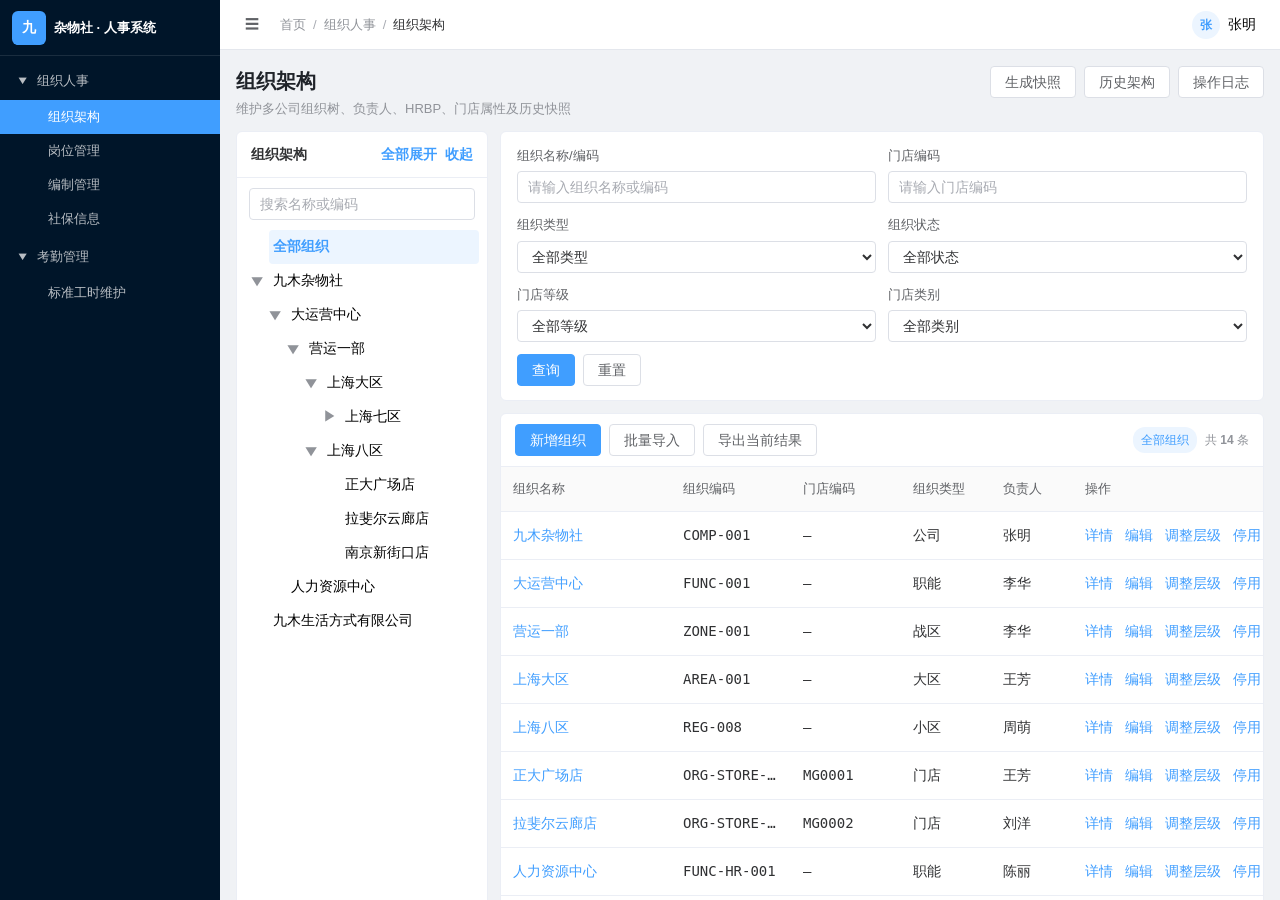
<file: 组织基础信息表.html>
<!DOCTYPE html>
<html lang="zh-CN">
<head>
  <meta charset="UTF-8" />
  <meta name="viewport" content="width=device-width, initial-scale=1.0" />
  <title>组织架构｜杂物社人事系统</title>
  <link rel="stylesheet" href="./prototype-common.css" />
  <style>
    .org-table { min-width: 1240px; }
    .org-table .name-col { width: 170px; }
    .org-table .code-col { width: 120px; }
    .org-table .store-code-col { width: 110px; }
    .org-table .type-col { width: 90px; }
    .org-table .person-col { width: 100px; }
    .org-table .parent-col { width: 160px; }
    .org-table .time-col { width: 175px; }
    .org-table .status-col { width: 90px; }
    .org-table .action-col { width: 190px; }
    .address-action { flex: 0 0 auto; }
    .parent-picker { position: relative; }
    .parent-picker-trigger { padding: 0 10px; display: flex; align-items: center; justify-content: space-between; text-align: left; cursor: pointer; }
    .parent-picker-trigger::after { content: "⌄"; margin-left: 8px; color: var(--text-secondary); }
    .parent-picker-trigger:disabled { cursor: not-allowed; background: var(--fill); }
    .parent-picker-dropdown { position: absolute; top: calc(100% + 4px); left: 0; right: 0; z-index: 30; padding: 8px; background: #fff; border: 1px solid var(--border); border-radius: var(--radius-sm); box-shadow: 0 8px 24px rgba(0,0,0,.14); }
    .parent-picker-options { max-height: 220px; margin-top: 6px; overflow: auto; }
    .parent-picker-option { width: 100%; padding: 8px 10px; border: 0; border-radius: var(--radius-sm); background: transparent; color: var(--text-primary); cursor: pointer; line-height: 20px; text-align: left; }
    .parent-picker-option:hover, .parent-picker-option.selected { color: var(--brand); background: var(--brand-light); }
    .parent-picker-empty { padding: 16px 8px; color: var(--text-secondary); text-align: center; }
    .attachment-preview { width: 100%; min-height: 420px; border: 1px solid var(--border-lighter); border-radius: var(--radius-sm); background: var(--fill); }
    .attachment-image { display: block; max-width: 100%; max-height: 520px; margin: 0 auto; }
    .organization-filter-grid { grid-template-columns: repeat(4, minmax(130px, 1fr)); }
    .organization-filter-grid .filter-actions { grid-column: 3 / -1; justify-content: flex-end; }
    .description-item.full { grid-column: 1 / -1; }
    .import-note { margin: 0; padding-left: 20px; line-height: 1.9; }
    .readonly-field-list { margin-top: 10px; color: var(--text-secondary); font-size: 12px; line-height: 1.7; }
    @media (max-width: 1380px) {
      .organization-filter-grid { grid-template-columns: repeat(2, minmax(160px, 1fr)); }
      .organization-filter-grid .filter-actions { grid-column: 1 / -1; justify-content: flex-start; }
    }
  </style>
</head>
<body>
  <a class="skip-link" href="#mainContent">跳到主内容</a>
  <div class="app-shell">
    <aside class="sidebar" id="sidebar" aria-label="主导航">
      <div class="brand"><div class="brand-mark" aria-hidden="true">九</div><div class="brand-copy"><div class="brand-name">杂物社 · 人事系统</div></div></div>
      <nav class="nav-scroll">
        <section class="nav-group"><button class="nav-group-trigger" type="button" aria-expanded="true"><span class="nav-arrow" aria-hidden="true">▶</span><span class="nav-label">组织人事</span></button><div class="nav-items"><a class="nav-item active" href="./组织基础信息表.html" aria-current="page">组织架构</a><a class="nav-item" href="./岗位管理.html">岗位管理</a><a class="nav-item" href="./编制管理.html">编制管理</a><a class="nav-item" href="./社保信息.html">社保信息</a></div></section>
        <section class="nav-group"><button class="nav-group-trigger" type="button" aria-expanded="true"><span class="nav-arrow" aria-hidden="true">▶</span><span class="nav-label">考勤管理</span></button><div class="nav-items"><a class="nav-item" href="./标准工时维护.html">标准工时维护</a></div></section>
      </nav>
    </aside>

    <section class="workspace">
      <header class="topbar"><div class="topbar-left"><button class="icon-button" id="sidebarToggle" type="button" aria-label="展开或收起侧边栏">☰</button><nav class="breadcrumbs" aria-label="面包屑"><span>首页</span><span class="separator">/</span><span>组织人事</span><span class="separator">/</span><span class="current">组织架构</span></nav></div><div class="topbar-right"><button class="user-chip" type="button"><span class="avatar" aria-hidden="true">张</span><span class="user-name">张明</span></button></div></header>

      <main class="page-scroll" id="mainContent" tabindex="-1">
        <header class="page-heading"><div><div class="page-title-row"><h1>组织架构</h1></div><p class="page-description">维护多公司组织树、负责人、HRBP、门店属性及历史快照</p></div><div class="page-actions"><button class="button" id="snapshotButton" type="button">生成快照</button><button class="button" id="historyButton" type="button">历史架构</button><button class="button" id="logsButton" type="button">操作日志</button></div></header>
        <div class="history-banner" id="historyBanner" hidden><div><strong>历史查看模式</strong><span id="historyText"></span></div><button class="button small" id="exitHistoryButton" type="button">返回当前架构</button></div>

        <div class="scope-layout">
          <aside class="tree-card card" aria-label="组织树"><header class="card-header"><span>组织架构</span><div><button class="cell-link" id="expandButton" type="button">全部展开</button>&nbsp;&nbsp;<button class="cell-link" id="collapseButton" type="button">收起</button></div></header><div class="tree-search"><label class="sr-only" for="treeSearch">搜索组织</label><input class="input" id="treeSearch" type="search" placeholder="搜索名称或编码" /></div><div class="tree-root" id="treeRoot" role="tree"></div></aside>

          <section class="content-stack" aria-label="组织列表">
            <form class="filter-card card" id="filterForm"><div class="filter-grid organization-filter-grid">
              <div class="field"><label for="filterKeyword">组织名称/编码</label><input class="input" id="filterKeyword" type="search" placeholder="请输入组织名称或编码" /></div>
              <div class="field"><label for="filterStoreCode">门店编码</label><input class="input mono" id="filterStoreCode" type="search" placeholder="请输入门店编码" /></div>
              <div class="field"><label for="filterType">组织类型</label><select class="select" id="filterType"><option value="">全部类型</option></select></div>
              <div class="field"><label for="filterStatus">组织状态</label><select class="select" id="filterStatus"><option value="">全部状态</option><option value="pending">待生效</option><option value="active">生效中</option><option value="expired">已失效</option><option value="stopped">已停用</option></select></div>
              <div class="field"><label for="filterStoreGrade">门店等级</label><select class="select" id="filterStoreGrade"><option value="">全部等级</option><option value="A1">A1</option><option value="A2">A2</option><option value="B1">B1</option><option value="B2">B2</option><option value="C1">C1</option><option value="C2">C2</option></select></div>
              <div class="field"><label for="filterStoreCategory">门店类别</label><select class="select" id="filterStoreCategory"><option value="">全部类别</option><option value="cityFlagship">城市标杆店</option><option value="areaFlagship">大区标杆店</option><option value="community">社区标准店</option></select></div>
              <div class="filter-actions"><button class="button primary" type="submit">查询</button><button class="button" type="reset">重置</button></div>
            </div></form>

            <section class="table-card card">
              <header class="table-toolbar"><div class="toolbar-actions"><button class="button primary" id="addButton" type="button">新增组织</button><button class="button" id="importButton" type="button">批量导入</button><button class="button" id="exportButton" type="button">导出当前结果</button></div><div class="toolbar-summary"><span class="scope-chip" id="selectedScope">全部组织</span><span>共 <strong id="totalCount">0</strong> 条</span></div></header>
              <div class="table-scroll"><table class="data-table org-table"><caption class="sr-only">组织信息列表</caption><thead><tr><th class="name-col">组织名称</th><th class="code-col">组织编码</th><th class="store-code-col">门店编码</th><th class="type-col">组织类型</th><th class="person-col">负责人</th><th class="person-col">HRBP</th><th class="parent-col">上级组织</th><th class="time-col">生效时间</th><th class="status-col">状态</th><th class="action-col">操作</th></tr></thead><tbody id="tableBody"></tbody></table></div>
              <footer class="pagination"><span id="paginationInfo"></span><div><button class="page-button active" type="button" aria-current="page">1</button></div></footer>
            </section>
          </section>
        </div>
      </main>
    </section>
  </div>

  <div class="toast" id="toast" role="status" aria-live="polite"></div>

  <dialog id="orgDialog" class="wide" aria-labelledby="orgTitle"><form class="dialog-shell" id="orgForm" novalidate><header class="dialog-header"><h2 id="orgTitle">新增组织</h2><button class="icon-button" type="button" data-close="orgDialog" aria-label="关闭组织表单">✕</button></header><div class="dialog-body"><div class="form-errors" id="formErrors" hidden></div><div class="form-grid">
    <div class="field"><label class="required" for="orgName">组织名称</label><input class="input" id="orgName" maxlength="50" /></div>
    <div class="field"><label class="required" for="orgCode">组织编码</label><input class="input mono" id="orgCode" maxlength="30" /></div>
    <div class="field"><label class="required" for="orgType">组织类型</label><select class="select" id="orgType"></select></div>
    <div class="field"><span class="field-label" id="orgParentLabel">上级组织</span><div class="parent-picker" id="orgParentPicker"><button class="select parent-picker-trigger" id="orgParentTrigger" type="button" aria-labelledby="orgParentLabel orgParentText" aria-haspopup="listbox" aria-expanded="false"><span id="orgParentText">请选择上级组织</span></button><div class="parent-picker-dropdown" id="orgParentDropdown" hidden><label class="sr-only" for="orgParentSearch">搜索上级组织</label><input class="input" id="orgParentSearch" type="search" autocomplete="off" placeholder="搜索名称或组织编码" /><div class="parent-picker-options" id="orgParentOptions" role="listbox" aria-label="上级组织候选项"></div></div><input id="orgParent" type="hidden" /></div></div>
    <div class="field"><label for="orgLeader">组织负责人</label><select class="select" id="orgLeader"></select></div>
    <div class="field hrbp-field" hidden><label for="orgHrbp">HRBP</label><select class="select" id="orgHrbp"></select></div>
    <div class="field"><label class="required" for="orgEffective">生效时间</label><input class="input" id="orgEffective" type="datetime-local" step="1" /></div>
    <div class="field"><label for="orgExpiry">失效时间</label><input class="input" id="orgExpiry" type="datetime-local" step="1" /></div>
    <div class="field store-field" hidden><label for="storeCode">门店编码</label><input class="input mono" id="storeCode" maxlength="30" /></div>
    <div class="field store-field" hidden><label for="storeNature">门店性质</label><select class="select" id="storeNature"><option value="">请选择</option><option value="direct">直营</option><option value="hejief">加盟商合杰</option><option value="self">加盟商自理</option></select></div>
    <div class="field store-field" hidden><label for="storeGrade">门店等级</label><select class="select" id="storeGrade"><option value="">请选择</option><option value="A1">A1</option><option value="A2">A2</option><option value="B1">B1</option><option value="B2">B2</option><option value="C1">C1</option><option value="C2">C2</option></select></div>
    <div class="field store-field" hidden><label for="storeCategory">门店类别</label><select class="select" id="storeCategory"><option value="">请选择</option><option value="cityFlagship">城市标杆店</option><option value="areaFlagship">大区标杆店</option><option value="community">社区标准店</option></select></div>
    <div class="field store-field" hidden><label for="storeArea">门店面积（㎡）</label><input class="input" id="storeArea" type="number" min="0" step="0.01" inputmode="decimal" /></div>
    <div class="field store-field" hidden><label for="annualRevenue">门店年营业额预估（万元）</label><input class="input" id="annualRevenue" type="number" min="0" step="0.01" inputmode="decimal" /></div>
    <div class="field store-field" hidden><label for="openDate">开店日期</label><input class="input" id="openDate" type="date" /></div>
    <div class="field store-field" hidden><label for="closeDate">闭店日期</label><input class="input" id="closeDate" type="date" /></div>
    <div class="field store-field full" hidden><label for="storeAddress">门店具体地址</label><div class="field-inline"><input class="input" id="storeAddress" maxlength="120" placeholder="例如：上海市浦东新区陆家嘴西路168号" /><button class="button address-action" id="recognizeAddressButton" type="button">识别省市区</button></div></div>
    <div class="field store-field" hidden><label for="storeProvince">省份</label><select class="select" id="storeProvince"><option value="">请选择省份</option></select></div>
    <div class="field store-field" hidden><label for="storeCity">城市</label><select class="select" id="storeCity"><option value="">请选择城市</option></select></div>
    <div class="field store-field" hidden><label for="storeDistrict">区县</label><select class="select" id="storeDistrict"><option value="">请选择区县</option></select></div>
    <div class="field store-field" hidden><label for="storeLng">经度</label><input class="input" id="storeLng" inputmode="decimal" placeholder="例如121.500000" /></div>
    <div class="field store-field" hidden><label for="storeLat">纬度</label><input class="input" id="storeLat" inputmode="decimal" placeholder="例如31.230000" /></div>
    <div class="field store-field" hidden><label for="handoverStatus">开店协同交房表状态</label><input class="input" id="handoverStatus" maxlength="50" /></div>
    <div class="field store-field full" hidden><label for="franchiseTransfer">加盟商转出情况</label><textarea class="textarea" id="franchiseTransfer" maxlength="500"></textarea></div>
    <div class="field store-field full" hidden><label for="renovationRenewal">改造、移位续约时间</label><textarea class="textarea" id="renovationRenewal" maxlength="500"></textarea></div>
    <div class="field full"><label for="orgRemark">备注</label><textarea class="textarea" id="orgRemark" maxlength="200"></textarea></div>
  </div></div><footer class="dialog-footer"><button class="button" type="button" data-close="orgDialog">取消</button><button class="button primary" type="submit">保存</button></footer></form></dialog>

  <dialog id="detailDialog" class="wide" aria-labelledby="detailTitle"><div class="dialog-shell"><header class="dialog-header"><h2 id="detailTitle">组织详情</h2><button class="icon-button" type="button" data-close="detailDialog" aria-label="关闭组织详情">✕</button></header><div class="dialog-body" id="detailBody"></div><footer class="dialog-footer" id="detailFooter"></footer></div></dialog>
  <dialog id="moveDialog" class="wide" aria-labelledby="moveTitle"><form class="dialog-shell" id="moveForm" novalidate><header class="dialog-header"><h2 id="moveTitle">调整组织层级</h2><button class="icon-button" type="button" data-close="moveDialog" aria-label="关闭组织调整">✕</button></header><div class="dialog-body"><div class="form-errors" id="moveErrors" hidden></div><div class="form-grid"><div class="field full"><span class="field-label">调整组织</span><strong id="moveOrgName"></strong></div><div class="field full"><span class="field-label required" id="moveParentLabel">调整后上级组织</span><div class="parent-picker" id="moveParentPicker"><button class="select parent-picker-trigger" id="moveParentTrigger" type="button" aria-labelledby="moveParentLabel moveParentText" aria-haspopup="listbox" aria-expanded="false"><span id="moveParentText">请选择上级组织</span></button><div class="parent-picker-dropdown" id="moveParentDropdown" hidden><label class="sr-only" for="moveParentSearch">搜索调整后上级组织</label><input class="input" id="moveParentSearch" type="search" autocomplete="off" placeholder="搜索名称或组织编码" /><div class="parent-picker-options" id="moveParentOptions" role="listbox" aria-label="调整后上级组织候选项"></div></div><input id="moveParent" type="hidden" /></div></div><div class="field full"><label class="required" for="moveReason">调整原因</label><textarea class="textarea" id="moveReason" maxlength="200"></textarea></div><div class="field full"><label for="moveAttachment">附件</label><input class="input" id="moveAttachment" type="file" /></div><div class="field full"><div class="impact-box" id="moveImpact"></div></div></div></div><footer class="dialog-footer"><button class="button" type="button" data-close="moveDialog">取消</button><button class="button primary" type="submit">确认调整</button></footer></form></dialog>
  <dialog id="stopDialog" class="narrow" aria-labelledby="stopTitle"><div class="dialog-shell"><header class="dialog-header"><h2 id="stopTitle">停用组织</h2><button class="icon-button" type="button" data-close="stopDialog" aria-label="关闭停用确认">✕</button></header><div class="dialog-body" id="stopBody"></div><footer class="dialog-footer"><button class="button" type="button" data-close="stopDialog">取消</button><button class="button danger" id="confirmStopButton" type="button">确认停用</button></footer></div></dialog>
  <dialog id="snapshotDialog" class="narrow" aria-labelledby="snapshotTitle"><form class="dialog-shell" id="snapshotForm"><header class="dialog-header"><h2 id="snapshotTitle">生成手工快照</h2><button class="icon-button" type="button" data-close="snapshotDialog" aria-label="关闭快照">✕</button></header><div class="dialog-body"><div class="form-grid"><div class="field full"><label class="required" for="snapshotTime">快照时间</label><input class="input" id="snapshotTime" type="datetime-local" step="1" disabled /></div><div class="field full"><label class="required" for="snapshotNote">快照说明</label><input class="input" id="snapshotNote" maxlength="80" /></div><div class="field full"><label for="snapshotAttachment">附件</label><input class="input" id="snapshotAttachment" type="file" /></div></div></div><footer class="dialog-footer"><button class="button" type="button" data-close="snapshotDialog">取消</button><button class="button primary" type="submit">生成快照</button></footer></form></dialog>
  <dialog id="historyDialog" class="wide" aria-labelledby="historyTitle"><div class="dialog-shell"><header class="dialog-header"><h2 id="historyTitle">历史架构与快照</h2><button class="icon-button" type="button" data-close="historyDialog" aria-label="关闭历史架构">✕</button></header><div class="dialog-body"><div class="warning-box">历史模式只读。系统在每月15日23:59:59和月末23:59:59自动生成快照，也可随时手工生成。</div><table class="history-list"><thead><tr><th>快照时间</th><th>类型</th><th>说明</th><th>创建人</th><th>附件</th><th>操作</th></tr></thead><tbody id="historyBody"></tbody></table></div><footer class="dialog-footer"><button class="button" type="button" data-close="historyDialog">关闭</button></footer></div></dialog>
  <dialog id="logsDialog" class="wide" aria-labelledby="logsTitle"><div class="dialog-shell"><header class="dialog-header"><h2 id="logsTitle">组织操作日志</h2><button class="icon-button" type="button" data-close="logsDialog" aria-label="关闭日志">✕</button></header><div class="dialog-body"><table class="log-list"><thead><tr><th>时间</th><th>操作人</th><th>操作</th><th>组织</th><th>说明</th><th>附件</th></tr></thead><tbody id="logsBody"></tbody></table></div><footer class="dialog-footer"><button class="button" type="button" data-close="logsDialog">关闭</button></footer></div></dialog>
  <dialog id="attachmentDialog" class="wide" aria-labelledby="attachmentTitle"><div class="dialog-shell"><header class="dialog-header"><h2 id="attachmentTitle">查看附件</h2><button class="icon-button" type="button" data-close="attachmentDialog" aria-label="关闭附件预览">✕</button></header><div class="dialog-body" id="attachmentBody"></div><footer class="dialog-footer"><a class="button" id="attachmentDownload" href="#" download hidden>下载附件</a><button class="button primary" type="button" data-close="attachmentDialog">关闭</button></footer></div></dialog>
  <dialog id="importDialog" class="wide" aria-labelledby="importTitle"><div class="dialog-shell"><header class="dialog-header"><h2 id="importTitle">批量导入组织</h2><button class="icon-button" type="button" data-close="importDialog" aria-label="关闭导入">✕</button></header><div class="dialog-body"><div class="tabs"><button class="tab active" data-import-mode="create" type="button">导入新增</button><button class="tab" data-import-mode="update" type="button">导入更新</button></div><div class="impact-box mt-14" id="importDescription"></div><ol class="import-steps mt-14" id="importSteps"></ol><div class="upload-box"><p id="importUploadText">选择 Excel 文件导入</p><input class="input" id="importFile" type="file" accept=".xls,.xlsx" /><div class="file-name" id="importFileName">尚未选择文件</div><div class="upload-actions"><button class="button" id="downloadTemplateButton" type="button">下载新增空白模板</button><button class="button" id="exportForUpdateButton" type="button" hidden>导出当前结果</button><button class="button" id="loadExampleButton" type="button">加载示例文件</button></div><div class="readonly-field-list" id="readonlyFieldList"></div></div><div id="importPreview"></div></div><footer class="dialog-footer"><button class="button" type="button" data-close="importDialog">取消</button><button class="button primary" id="confirmImportButton" type="button" disabled>确认导入</button></footer></div></dialog>

  <script src="./prototype-common.js"></script>
  <script src="./prototype-data.js"></script>
  <script>
    "use strict";
    const { byId, escapeHTML, showToast, openDialog, closeDialog, downloadUpdateWorkbook, downloadCreateWorkbook } = window.PrototypeUI;
    const types = [{ value: "company", label: "公司" }, { value: "functional", label: "职能" }, { value: "zone", label: "战区" }, { value: "area", label: "大区" }, { value: "region", label: "小区" }, { value: "store", label: "门店" }];
    const people = [{ id: "p01", name: "张明" }, { id: "p02", name: "李华" }, { id: "p03", name: "王芳" }, { id: "p04", name: "陈丽" }, { id: "p05", name: "周萌" }, { id: "p06", name: "刘洋" }];
    const addressData = { "上海市": { "上海市": ["浦东新区", "静安区", "徐汇区"] }, "浙江省": { "杭州市": ["上城区", "西湖区"] }, "江苏省": { "南京市": ["玄武区", "秦淮区"] } };
    const Shared = window.PrototypeData;
    const organizations = Shared.data.organizations;
    const snapshots = Shared.data.organizationSnapshots;
    const logs = Shared.data.organizationLogs;
    const state = { selectedId: null, expanded: new Set([1, 2, 3, 4, 5]), editingId: null, movingId: null, stoppingId: null, statusAction: "stop", historyId: null, importMode: "create", importReady: false, importFileName: "", importAttachment: null, importFailureContent: "", importGeneration: 0, filters: { keyword: "", storeCode: "", type: "", status: "", storeGrade: "", storeCategory: "" } };
    const parentPickerState = { currentId: null, allowRoot: false, value: "" };
    const moveParentPickerState = { currentId: null, allowRoot: false, value: "" };

    function clone(value) { return Shared.clone(value); }
    function typeText(type) { return types.find(item => item.value === type)?.label || type; }
    function personText(id) { return people.find(item => item.id === id)?.name || "—"; }
    function currentData() { return state.historyId ? snapshots.find(item => item.id === state.historyId)?.data || organizations : organizations; }
    function itemById(id, data = currentData()) { return data.find(item => item.id === id); }
    function children(id, data = currentData()) { return data.filter(item => item.parentId === id); }
    function scopeIds() { const data = currentData(); return state.selectedId === null ? data.map(item => item.id) : [state.selectedId, ...descendantIds(state.selectedId, data)]; }
    function statusTag(status) { const meta = { pending: ["待生效", "warning"], active: ["生效中", "success"], expired: ["已失效", "info"], stopped: ["已停用", "info"] }[status]; return `<span class="tag ${meta[1]}">${meta[0]}</span>`; }
    function statusTagText(status) { return status ? ({ pending: "待生效", active: "生效中", expired: "已失效", stopped: "已停用" }[status] || status) : "未填写"; }
    function natureText(value) { return { direct: "直营", hejief: "加盟商合杰", self: "加盟商自理" }[value] || "—"; }
    function categoryText(value) { return { cityFlagship: "城市标杆店", areaFlagship: "大区标杆店", community: "社区标准店" }[value] || "—"; }
    function logValue(value) { return value === "" || value == null ? "未填写" : String(value); }
    function fieldChange(label, before, after, formatter = logValue) { return String(before ?? "") === String(after ?? "") ? "" : `${label}：${formatter(before)} → ${formatter(after)}`; }
    function personLogText(value) { return value ? personText(value) : "未填写"; }
    function natureLogText(value) { return value ? natureText(value) : "未填写"; }
    function categoryLogText(value) { return value ? categoryText(value) : "未填写"; }
    function timeLogText(value) { return value ? formatTime(value) : "未填写"; }
    function organizationChanges(before, after) {
      return [
        fieldChange("组织名称", before.name, after.name), fieldChange("负责人", before.leaderId, after.leaderId, personLogText), fieldChange("HRBP", before.hrbpId, after.hrbpId, personLogText),
        fieldChange("生效时间", before.effective, after.effective, timeLogText), fieldChange("失效时间", before.expiry, after.expiry, timeLogText), fieldChange("门店编码", before.storeCode, after.storeCode),
        fieldChange("门店性质", before.storeNature, after.storeNature, natureLogText), fieldChange("门店面积（㎡）", before.storeArea, after.storeArea), fieldChange("门店年营业额预估（万元）", before.annualRevenue, after.annualRevenue),
        fieldChange("门店等级", before.storeGrade, after.storeGrade), fieldChange("门店类别", before.storeCategory, after.storeCategory, categoryLogText), fieldChange("开店日期", before.openDate, after.openDate),
        fieldChange("闭店日期", before.closeDate, after.closeDate), fieldChange("省份", before.province, after.province), fieldChange("城市", before.city, after.city), fieldChange("区县", before.district, after.district),
        fieldChange("门店具体地址", before.address, after.address), fieldChange("经度", before.lng, after.lng), fieldChange("纬度", before.lat, after.lat),
        fieldChange("加盟商转出情况", before.franchiseTransfer, after.franchiseTransfer), fieldChange("改造、移位续约时间", before.renovationRenewal, after.renovationRenewal),
        fieldChange("开店协同交房表状态", before.handoverStatus, after.handoverStatus), fieldChange("备注", before.remark, after.remark)
      ].filter(Boolean);
    }
    function addLog(action, target, note, attachment = null, operator = "张明") { logs.unshift({ time: Shared.localDateTime(), operator, action, target, note, attachment }); Shared.save(); }
    function lifecycleStatus(item) { if (item.status === "stopped") return "stopped"; const now = new Date(); if (item.effective && new Date(item.effective) > now) return "pending"; if (item.expiry && new Date(item.expiry) <= now) return "expired"; return "active"; }
    function refreshStatuses() { Shared.recalculateLifecycle(); }
    function hasHrbp(type) { return ["functional", "zone", "area"].includes(type); }
    function isStore(type) { return type === "store"; }
    function formatTime(value) { return value ? value.replace("T", " ") : "—"; }
    function normalized(value) { return Shared.normalizeText(value); }
    function descendantIds(id, data = organizations) { const ids = []; const queue = [id]; while (queue.length) { const parentId = queue.shift(); data.filter(item => item.parentId === parentId).forEach(item => { ids.push(item.id); queue.push(item.id); }); } return ids; }
    function scopeStats(id) { const ids = [id, ...descendantIds(id)], employeeCount = organizations.filter(item => ids.includes(item.id)).reduce((sum, item) => sum + Number(item.employees || 0), 0), headcountCount = Shared.data.headcounts.filter(item => ids.includes(item.storeId) && item.status === "active").length, childCount = organizations.filter(item => ids.slice(1).includes(item.id) && ["pending", "active"].includes(item.status)).length; return { ids, employeeCount, headcountCount, childCount }; }
    function intervalCovers(parent, child) { if (!parent) return true; if (parent.effective && child.effective && child.effective < parent.effective) return false; if (parent.expiry && (!child.expiry || child.expiry > parent.expiry)) return false; return true; }
    function descendantIntervalErrors(item, next) { return descendantIds(item.id).map(id => organizations.find(row => row.id === id)).filter(Boolean).filter(child => !intervalCovers(next, child)); }

    function renderTree() {
      const data = currentData(), treeData = data.filter(item => item.status === "active"), keyword = byId("treeSearch").value.trim().toLowerCase();
      function treeChildren(id) { return treeData.filter(item => item.parentId === id); }
      function matches(item) { if (!keyword) return true; if (`${item.name}${item.code}${item.storeCode || ""}`.toLowerCase().includes(keyword)) return true; return treeChildren(item.id).some(matches); }
      function node(item, depth) { if (!matches(item)) return ""; const nodes = treeChildren(item.id), expanded = state.expanded.has(item.id) || Boolean(keyword); return `<div class="tree-row" style="--depth:${depth}"><button class="tree-toggle ${nodes.length ? "" : "placeholder"}" type="button" data-toggle="${item.id}" aria-expanded="${expanded}" aria-label="${expanded ? "收起" : "展开"}${escapeHTML(item.name)}">▶</button><button class="tree-label ${state.selectedId === item.id ? "active" : ""}" type="button" data-select="${item.id}"><span class="tree-name" title="${escapeHTML(item.name)}">${escapeHTML(item.name)}</span></button></div>${expanded ? nodes.map(child => node(child, depth + 1)).join("") : ""}`; }
      byId("treeRoot").innerHTML = `<div class="tree-row" style="--depth:0"><button class="tree-toggle placeholder" tabindex="-1">▶</button><button class="tree-label ${state.selectedId === null ? "active" : ""}" type="button" data-select=""><span class="tree-name">全部组织</span></button></div>${treeData.filter(item => item.parentId === null).map(item => node(item, 0)).join("")}`;
    }
    function rows() { const ids = scopeIds(), keyword = state.filters.keyword.toLowerCase(), storeCode = state.filters.storeCode.toLowerCase(); return currentData().filter(item => ids.includes(item.id) && (!keyword || `${item.name}${item.code}`.toLowerCase().includes(keyword)) && (!storeCode || (item.storeCode || "").toLowerCase().includes(storeCode)) && (!state.filters.type || item.type === state.filters.type) && (!state.filters.status || item.status === state.filters.status) && (!state.filters.storeGrade || item.storeGrade === state.filters.storeGrade) && (!state.filters.storeCategory || item.storeCategory === state.filters.storeCategory)); }
    function renderTable() { const result = rows(), readOnly = Boolean(state.historyId); byId("selectedScope").textContent = state.selectedId ? `${itemById(state.selectedId)?.name}及下级` : "全部组织"; byId("totalCount").textContent = result.length; byId("paginationInfo").textContent = result.length ? `显示1–${result.length}条，共${result.length}条` : "共0条"; document.querySelector(".pagination .page-button").hidden = !result.length; byId("tableBody").innerHTML = result.length ? result.map(item => { const disabled = readOnly, canEnable = ["stopped", "expired"].includes(item.status); return `<tr><td title="${escapeHTML(item.name)}"><button class="cell-link" type="button" data-action="detail" data-id="${item.id}" title="${escapeHTML(item.name)}">${escapeHTML(item.name)}</button></td><td class="mono">${escapeHTML(item.code)}</td><td class="mono">${escapeHTML(item.storeCode || "—")}</td><td>${typeText(item.type)}</td><td>${escapeHTML(personText(item.leaderId))}</td><td>${hasHrbp(item.type) ? escapeHTML(personText(item.hrbpId)) : "—"}</td><td title="${escapeHTML(itemById(item.parentId)?.name || "—")}">${escapeHTML(itemById(item.parentId)?.name || "—")}</td><td>${escapeHTML(formatTime(item.effective))}</td><td>${statusTag(item.status)}</td><td><div class="row-actions"><button type="button" data-action="detail" data-id="${item.id}">详情</button><button type="button" data-action="edit" data-id="${item.id}" ${disabled ? "disabled" : ""}>编辑</button><button type="button" data-action="move" data-id="${item.id}" ${disabled ? "disabled" : ""}>调整层级</button>${canEnable ? `<button type="button" data-action="enable" data-id="${item.id}" ${disabled ? "disabled" : ""}>启用</button>` : `<button type="button" data-action="stop" data-id="${item.id}" ${disabled ? "disabled" : ""}>停用</button>`}</div></td></tr>`; }).join("") : `<tr><td colspan="10"><div class="empty-state">当前范围没有符合条件的组织。</div></td></tr>`; }
    function renderAll() { refreshStatuses(); renderTree(); renderTable(); const readOnly = Boolean(state.historyId); ["addButton", "importButton", "snapshotButton"].forEach(id => { byId(id).disabled = readOnly; }); byId("historyBanner").hidden = !readOnly; if (readOnly) byId("historyText").textContent = `正在查看${snapshots.find(item => item.id === state.historyId)?.time}的组织快照，页面只读。`; }
    function fillTypeOptions() { const options = types.map(item => `<option value="${item.value}">${item.label}</option>`).join(""); byId("filterType").innerHTML = `<option value="">全部类型</option>${options}`; byId("orgType").innerHTML = options; }
    function fillPeople() { const options = `<option value="">请选择</option>${people.map(item => `<option value="${item.id}">${escapeHTML(item.name)}</option>`).join("")}`; byId("orgLeader").innerHTML = options; byId("orgHrbp").innerHTML = options; }
    function organizationDisplayName(item) { return item ? `${item.name}${item.type === "store" && item.storeCode ? `(${item.storeCode})` : ""}` : ""; }
    function organizationPath(item) { const parts = [], visited = new Set(); let current = item; while (current && !visited.has(current.id)) { parts.unshift(organizationDisplayName(current)); visited.add(current.id); current = organizations.find(row => row.id === current.parentId); } return parts.join(" / "); }
    function parentCandidates(currentId = null, keyword = "") { const excluded = new Set(currentId == null ? [] : [currentId]); let changed = true; while (changed) { changed = false; organizations.forEach(item => { if (excluded.has(item.parentId) && !excluded.has(item.id)) { excluded.add(item.id); changed = true; } }); } const normalized = keyword.trim().toLowerCase(); return organizations.filter(item => item.type !== "store" && !excluded.has(item.id) && !["expired", "stopped"].includes(item.status)).filter(item => { const text = `${organizationPath(item)} ${item.code}`.toLowerCase(); return !normalized || text.includes(normalized); }); }
    function renderParentPicker(keyword = "") { const selected = parentPickerState.value, normalized = keyword.trim().toLowerCase(), rootOption = parentPickerState.allowRoot && (!normalized || "无上级组织".includes(normalized)) ? `<button class="parent-picker-option ${selected === "__root__" ? "selected" : ""}" type="button" role="option" aria-selected="${selected === "__root__"}" data-parent-value="__root__">无上级组织</button>` : "", options = parentCandidates(parentPickerState.currentId, keyword).map(item => `<button class="parent-picker-option ${selected === String(item.id) ? "selected" : ""}" type="button" role="option" aria-selected="${selected === String(item.id)}" data-parent-value="${item.id}">${escapeHTML(organizationPath(item))}</button>`).join(""); byId("orgParentOptions").innerHTML = rootOption || options ? `${rootOption}${options}` : '<div class="parent-picker-empty">没有匹配的组织</div>'; }
    function setParentPickerValue(value) { parentPickerState.value = value; byId("orgParent").setAttribute("value", value); const item = value && value !== "__root__" ? organizations.find(row => row.id === Number(value)) : null; byId("orgParentText").textContent = value === "__root__" ? "无上级组织" : item ? organizationDisplayName(item) : "请选择上级组织"; renderParentPicker(byId("orgParentSearch").value); }
    function closeParentPicker() { byId("orgParentDropdown").hidden = true; byId("orgParentTrigger").setAttribute("aria-expanded", "false"); }
    function configureParentPicker(currentId, allowRoot, value, disabled) { parentPickerState.currentId = currentId; parentPickerState.allowRoot = allowRoot; byId("orgParentSearch").value = ""; byId("orgParentTrigger").disabled = disabled; closeParentPicker(); setParentPickerValue(value); }
    function renderMoveParentPicker(keyword = "") { const selected = moveParentPickerState.value, normalized = keyword.trim().toLowerCase(), rootOption = moveParentPickerState.allowRoot && (!normalized || "无上级组织".includes(normalized)) ? `<button class="parent-picker-option ${selected === "__root__" ? "selected" : ""}" type="button" role="option" aria-selected="${selected === "__root__"}" data-move-parent-value="__root__">无上级组织</button>` : "", options = parentCandidates(moveParentPickerState.currentId, keyword).map(item => `<button class="parent-picker-option ${selected === String(item.id) ? "selected" : ""}" type="button" role="option" aria-selected="${selected === String(item.id)}" data-move-parent-value="${item.id}">${escapeHTML(organizationPath(item))}</button>`).join(""); byId("moveParentOptions").innerHTML = rootOption || options ? `${rootOption}${options}` : '<div class="parent-picker-empty">没有匹配的组织</div>'; }
    function setMoveParentPickerValue(value) { moveParentPickerState.value = value; byId("moveParent").setAttribute("value", value); const item = value && value !== "__root__" ? organizations.find(row => row.id === Number(value)) : null; byId("moveParentText").textContent = value === "__root__" ? "无上级组织" : item ? item.name : "请选择上级组织"; renderMoveParentPicker(byId("moveParentSearch").value); updateMoveImpact(); }
    function closeMoveParentPicker() { byId("moveParentDropdown").hidden = true; byId("moveParentTrigger").setAttribute("aria-expanded", "false"); }
    function configureMoveParentPicker(currentId, allowRoot, value) { moveParentPickerState.currentId = currentId; moveParentPickerState.allowRoot = allowRoot; byId("moveParentSearch").value = ""; closeMoveParentPicker(); setMoveParentPickerValue(value); }
    function fillAddressOptions(province = "", city = "", district = "") { byId("storeProvince").innerHTML = `<option value="">请选择省份</option>${Object.keys(addressData).map(item => `<option value="${item}">${item}</option>`).join("")}`; byId("storeProvince").value = province; const cities = Object.keys(addressData[province] || {}); byId("storeCity").innerHTML = `<option value="">请选择城市</option>${cities.map(item => `<option value="${item}">${item}</option>`).join("")}`; byId("storeCity").value = city; const districts = addressData[province]?.[city] || []; byId("storeDistrict").innerHTML = `<option value="">请选择区县</option>${districts.map(item => `<option value="${item}">${item}</option>`).join("")}`; byId("storeDistrict").value = district; }
    function toggleConditionalFields() { const type = byId("orgType").value, allowRoot = type === "company", currentValue = parentPickerState.value; document.querySelectorAll(".hrbp-field").forEach(field => { field.hidden = !hasHrbp(type); }); document.querySelectorAll(".store-field").forEach(field => { field.hidden = !isStore(type); }); byId("orgParentLabel").classList.toggle("required", !allowRoot); parentPickerState.allowRoot = allowRoot; setParentPickerValue(!allowRoot && currentValue === "__root__" ? "" : currentValue || (allowRoot ? "__root__" : "")); }
    function openForm(id = null) {
      state.editingId = id;
      const item = organizations.find(row => row.id === id), type = item?.type || "functional", parentValue = item ? (item.parentId == null ? "__root__" : String(item.parentId)) : (type === "company" ? "__root__" : "");
      byId("orgTitle").textContent = item ? "编辑组织" : "新增组织";
      byId("orgName").value = item?.name || "";
      byId("orgCode").value = item?.code || "";
      byId("orgCode").disabled = Boolean(item);
      byId("orgType").value = type;
      byId("orgType").disabled = Boolean(item);
      configureParentPicker(id, type === "company", parentValue, Boolean(item));
      byId("orgLeader").value = item?.leaderId || "";
      byId("orgHrbp").value = item?.hrbpId || "";
      byId("orgEffective").value = item?.effective || "";
      byId("orgExpiry").value = item?.expiry || "";
      byId("storeCode").value = item?.storeCode || "";
      byId("storeCode").disabled = false;
      byId("storeNature").value = item?.storeNature || "";
      byId("storeGrade").value = item?.storeGrade || "";
      byId("storeCategory").value = item?.storeCategory || "";
      byId("storeArea").value = item?.storeArea ?? "";
      byId("annualRevenue").value = item?.annualRevenue ?? "";
      byId("openDate").value = item?.openDate || "";
      byId("closeDate").value = item?.closeDate || "";
      byId("storeAddress").value = item?.address || "";
      fillAddressOptions(item?.province || "", item?.city || "", item?.district || "");
      byId("storeLng").value = item?.lng || "";
      byId("storeLat").value = item?.lat || "";
      byId("handoverStatus").value = item?.handoverStatus || "";
      byId("franchiseTransfer").value = item?.franchiseTransfer || "";
      byId("renovationRenewal").value = item?.renovationRenewal || "";
      byId("orgRemark").value = item?.remark || "";
      toggleConditionalFields();
      byId("formErrors").hidden = true;
      openDialog("orgDialog");
    }

    function openDetail(id) {
      const item = itemById(id);
      if (!item) return;
      const readOnly = Boolean(state.historyId), stats = readOnly ? null : scopeStats(item.id);
      const storeSection = item.type === "store" ? `<section class="dialog-section"><h3 class="section-title">门店信息</h3><dl class="description-grid">
        <div class="description-item"><dt>门店编码</dt><dd class="mono">${escapeHTML(item.storeCode || "—")}</dd></div><div class="description-item"><dt>门店性质</dt><dd>${natureText(item.storeNature)}</dd></div>
        <div class="description-item"><dt>门店等级</dt><dd>${escapeHTML(item.storeGrade || "—")}</dd></div><div class="description-item"><dt>门店类别</dt><dd>${categoryText(item.storeCategory)}</dd></div>
        <div class="description-item"><dt>门店面积</dt><dd>${item.storeArea !== "" && item.storeArea != null ? `${escapeHTML(item.storeArea)} ㎡` : "—"}</dd></div><div class="description-item"><dt>年营业额预估</dt><dd>${item.annualRevenue !== "" && item.annualRevenue != null ? `${escapeHTML(item.annualRevenue)} 万元` : "—"}</dd></div>
        <div class="description-item"><dt>开店日期</dt><dd>${escapeHTML(item.openDate || "—")}</dd></div><div class="description-item"><dt>闭店日期</dt><dd>${escapeHTML(item.closeDate || "—")}</dd></div>
        <div class="description-item"><dt>省市区</dt><dd>${escapeHTML([item.province, item.city, item.district].filter(Boolean).join(" / ") || "—")}</dd></div><div class="description-item"><dt>门店具体地址</dt><dd>${escapeHTML(item.address || "—")}</dd></div>
        <div class="description-item"><dt>GPS</dt><dd>${escapeHTML(item.lng || "—")}，${escapeHTML(item.lat || "—")}</dd></div><div class="description-item"><dt>开店协同交房表状态</dt><dd>${escapeHTML(item.handoverStatus || "—")}</dd></div>
        <div class="description-item full"><dt>加盟商转出情况</dt><dd>${escapeHTML(item.franchiseTransfer || "—")}</dd></div><div class="description-item full"><dt>改造、移位续约时间</dt><dd>${escapeHTML(item.renovationRenewal || "—")}</dd></div>
      </dl></section>` : "";
      const hrbpField = hasHrbp(item.type) ? `<div class="description-item"><dt>HRBP</dt><dd>${escapeHTML(personText(item.hrbpId))}</dd></div>` : "";
      const stopCheckSection = !readOnly && ["pending", "active"].includes(item.status) ? `<section class="dialog-section"><h3 class="section-title">停用检查</h3><div class="impact-box">待生效或生效中的下级组织：${stats.childCount}个；在职人员：${stats.employeeCount}人；生效编制：${stats.headcountCount}条。</div></section>` : "";
      byId("detailTitle").textContent = `${item.name} — 组织详情`;
      byId("detailBody").innerHTML = `<section class="dialog-section"><h3 class="section-title">基本信息</h3><dl class="description-grid"><div class="description-item"><dt>组织名称</dt><dd>${escapeHTML(item.name)}</dd></div><div class="description-item"><dt>组织编码</dt><dd class="mono">${escapeHTML(item.code)}</dd></div><div class="description-item"><dt>组织类型</dt><dd>${typeText(item.type)}</dd></div><div class="description-item"><dt>上级组织</dt><dd>${escapeHTML(itemById(item.parentId)?.name || "—")}</dd></div><div class="description-item"><dt>负责人</dt><dd>${escapeHTML(personText(item.leaderId))}</dd></div>${hrbpField}<div class="description-item"><dt>生效时间</dt><dd>${escapeHTML(formatTime(item.effective))}</dd></div><div class="description-item"><dt>失效时间</dt><dd>${escapeHTML(formatTime(item.expiry))}</dd></div><div class="description-item"><dt>状态</dt><dd>${statusTag(item.status)}</dd></div><div class="description-item"><dt>备注</dt><dd>${escapeHTML(item.remark || "—")}</dd></div></dl></section>${storeSection}${stopCheckSection}`;
      const canChange = !readOnly, statusButton = ["stopped", "expired"].includes(item.status) ? `<button class="button primary" type="button" data-detail-enable="${item.id}">启用</button>` : `<button class="button danger" type="button" data-detail-stop="${item.id}">停用</button>`;
      byId("detailFooter").innerHTML = `${canChange ? `<button class="button" type="button" data-detail-move="${item.id}">调整层级</button><button class="button" type="button" data-detail-edit="${item.id}">编辑</button>${statusButton}` : ""}<button class="button" type="button" data-close="detailDialog">关闭</button>`;
      openDialog("detailDialog");
    }
    function openMove(id) { state.movingId = id; const item = organizations.find(row => row.id === id); if (!item) return; byId("moveOrgName").textContent = item.name; configureMoveParentPicker(id, item.type === "company", item.parentId == null ? "__root__" : String(item.parentId)); byId("moveReason").value = ""; byId("moveAttachment").value = ""; byId("moveErrors").hidden = true; updateMoveImpact(); openDialog("moveDialog"); }
    function updateMoveImpact() { const item = organizations.find(row => row.id === state.movingId), raw = moveParentPickerState.value, target = raw === "__root__" ? null : organizations.find(row => row.id === Number(raw)); if (!item) return; const stats = scopeStats(item.id); byId("moveImpact").innerHTML = `当前上级：<strong>${escapeHTML(itemById(item.parentId, organizations)?.name || "无")}</strong><br>调整后上级：<strong>${escapeHTML(target?.name || "无")}</strong><br>随组织移动的下级组织：<strong>${stats.ids.length - 1}</strong>个<br>当前组织及全部下级在职人员：<strong>${stats.employeeCount}</strong>人<br>调整成功后写入操作日志；既有快照不回溯，后续快照记录新层级。`; }
    function openStatusAction(id, action) { state.stoppingId = id; state.statusAction = action; const item = organizations.find(row => row.id === id); if (!item) return; const button = byId("confirmStopButton"); if (action === "enable") { const parent = organizations.find(row => row.id === item.parentId), parentBlocked = item.type !== "company" && parent?.status !== "active", expiryBlocked = item.expiry && new Date(item.expiry) <= new Date(); byId("stopTitle").textContent = "启用组织"; byId("stopBody").innerHTML = `<div class="${parentBlocked || expiryBlocked ? "warning-box" : "impact-box"}">直接上级：<strong>${escapeHTML(parent?.name || "无")}</strong><br>生效时间：<strong>${escapeHTML(formatTime(item.effective))}</strong><br>失效时间：<strong>${escapeHTML(formatTime(item.expiry))}</strong><br>${parentBlocked ? "直接上级不是生效中，暂不能启用。" : expiryBlocked ? "失效时间已经到达，请先编辑失效时间。" : "确认后将按有效期重新计算组织状态。"}</div>`; button.textContent = "确认启用"; button.className = "button primary"; button.disabled = parentBlocked || expiryBlocked; } else { const stats = scopeStats(id), blocked = stats.childCount > 0 || stats.employeeCount > 0; byId("stopTitle").textContent = "停用组织"; byId("stopBody").innerHTML = `<div class="${blocked || stats.headcountCount ? "warning-box" : "impact-box"}">待生效或生效中的下级组织：<strong>${stats.childCount}</strong>个<br>在职人员：<strong>${stats.employeeCount}</strong>人<br>生效编制：<strong>${stats.headcountCount}</strong>条<br>${blocked ? "请先处理下级组织和在职人员，当前不能停用。" : stats.headcountCount ? "存在生效编制，停用组织不会改变编制状态，仍可继续确认。" : "停用后保留历史架构和操作日志。"}</div>`; button.textContent = "确认停用"; button.className = "button danger"; button.disabled = blocked; } openDialog("stopDialog"); }
    function createAttachment(file) { return new Promise(resolve => { if (!file) return resolve(null); const reader = new FileReader(); reader.addEventListener("load", () => resolve({ name: file.name, type: file.type || "application/octet-stream", url: reader.result })); reader.addEventListener("error", () => resolve({ name: file.name, type: file.type || "application/octet-stream", content: "文件内容读取失败，仅保留文件名。" })); reader.readAsDataURL(file); }); }
    function openAttachment(attachment) { if (!attachment) return; if (attachment.content && (!attachment.url || attachment.url.startsWith("blob:"))) attachment.url = URL.createObjectURL(new Blob([attachment.content], { type: attachment.type || "text/plain" })); byId("attachmentTitle").textContent = `查看附件 — ${attachment.name}`; const url = attachment.url || "", type = attachment.type || ""; if (url && type.startsWith("image/")) byId("attachmentBody").innerHTML = `<img class="attachment-image" src="${escapeHTML(url)}" alt="${escapeHTML(attachment.name)}" />`; else if (url && (type === "application/pdf" || type.startsWith("text/"))) byId("attachmentBody").innerHTML = `<iframe class="attachment-preview" src="${escapeHTML(url)}" title="${escapeHTML(attachment.name)}"></iframe>`; else byId("attachmentBody").innerHTML = `<div class="impact-box">附件：<strong>${escapeHTML(attachment.name)}</strong><br>该文件类型暂不支持在线预览，可使用下方按钮下载查看。</div>`; byId("attachmentDownload").hidden = !url; byId("attachmentDownload").href = url || "#"; byId("attachmentDownload").download = attachment.name; openDialog("attachmentDialog"); }
    function renderHistory() { byId("historyBody").innerHTML = [...snapshots].sort((a, b) => b.time.localeCompare(a.time)).map(item => `<tr><td>${escapeHTML(item.time)}</td><td>${escapeHTML(item.type)}</td><td>${escapeHTML(item.note)}</td><td>${escapeHTML(item.creator)}</td><td>${item.attachment ? `<button class="cell-link" type="button" data-snapshot-attachment="${item.id}">查看</button>` : "—"}</td><td><button class="cell-link" type="button" data-history="${item.id}">查看架构</button></td></tr>`).join(""); }
    function renderLogs() { byId("logsBody").innerHTML = [...logs].sort((a, b) => b.time.localeCompare(a.time)).map(item => `<tr><td>${escapeHTML(item.time)}</td><td>${escapeHTML(item.operator)}</td><td>${escapeHTML(item.action)}</td><td>${escapeHTML(item.target)}</td><td>${escapeHTML(item.note)}</td><td>${item.attachment ? `<button class="cell-link" type="button" data-log-attachment="${logs.indexOf(item)}">查看</button>` : "—"}</td></tr>`).join(""); }
    function download(filename, content) { const url = URL.createObjectURL(new Blob(["\ufeff" + content], { type: "text/csv;charset=utf-8" })); const link = document.createElement("a"); link.href = url; link.download = filename; link.click(); URL.revokeObjectURL(url); }
    function ancestorOfType(item, type, data = currentData()) { const visited = new Set(); let current = item; while (current && !visited.has(current.id)) { if (current.type === type) return current; visited.add(current.id); current = data.find(row => row.id === current.parentId); } return null; }
    function exportOrganizationResult() {
      const result = rows(), data = currentData();
      const exportRows = result.map(item => ({ item, parent: data.find(row => row.id === item.parentId), area: ancestorOfType(item, "area", data), region: ancestorOfType(item, "region", data) }));
      const cleanPerson = value => value && personText(value) !== "—" ? personText(value) : "";
      downloadUpdateWorkbook("组织架构-当前结果.xls", {
        sheetName: "组织架构",
        matchKey: "组织编码",
        columns: [
          { label: "组织名称", value: row => row.item.name },
          { label: "组织编码", readonly: true, value: row => row.item.code },
          { label: "组织类型", readonly: true, value: row => typeText(row.item.type) },
          { label: "上级组织编码", readonly: true, value: row => row.parent?.code || "" },
          { label: "上级组织名称", readonly: true, value: row => row.parent?.name || "" },
          { label: "组织负责人", value: row => cleanPerson(row.item.leaderId) },
          { label: "HRBP", value: row => hasHrbp(row.item.type) ? cleanPerson(row.item.hrbpId) : "" },
          { label: "生效时间", value: row => row.item.effective || "" },
          { label: "失效时间", value: row => row.item.expiry || "" },
          { label: "门店编码", value: row => row.item.storeCode || "" },
          { label: "门店性质", value: row => natureText(row.item.storeNature) === "—" ? "" : natureText(row.item.storeNature) },
          { label: "门店面积（㎡）", value: row => row.item.storeArea || "" },
          { label: "门店年营业额预估（万元）", value: row => row.item.annualRevenue || "" },
          { label: "门店等级", value: row => row.item.storeGrade || "" },
          { label: "门店类别", value: row => categoryText(row.item.storeCategory) === "—" ? "" : categoryText(row.item.storeCategory) },
          { label: "加盟商转出情况", value: row => row.item.franchiseTransfer || "" },
          { label: "改造、移位续约时间", value: row => row.item.renovationRenewal || "" },
          { label: "开店协同交房表状态", value: row => row.item.handoverStatus || "" },
          { label: "开店日期", value: row => row.item.openDate || "" },
          { label: "闭店日期", value: row => row.item.closeDate || "" },
          { label: "省份", value: row => row.item.province || "" },
          { label: "城市", value: row => row.item.city || "" },
          { label: "区县", value: row => row.item.district || "" },
          { label: "门店具体地址", value: row => row.item.address || "" },
          { label: "经度", value: row => row.item.lng || "" },
          { label: "纬度", value: row => row.item.lat || "" },
          { label: "备注", value: row => row.item.remark || "" },
          { label: "组织状态", readonly: true, value: row => statusTagText(row.item.status) },
          { label: "所属大区", readonly: true, value: row => row.item.type === "store" ? row.area?.name || "" : "" },
          { label: "大区负责人", readonly: true, value: row => row.item.type === "store" ? cleanPerson(row.area?.leaderId) : "" },
          { label: "所属小区", readonly: true, value: row => row.item.type === "store" ? row.region?.name || "" : "" },
          { label: "小区负责人", readonly: true, value: row => row.item.type === "store" ? cleanPerson(row.region?.leaderId) : "" }
        ],
        rows: exportRows,
        instructions: ["组织类型、上级组织和组织状态不能通过导入更新。", "全部状态的组织均可导入更新；已停用、已失效组织更新后保持原状态，如需恢复使用须在页面显式启用。"]
      });
      showToast(`已导出${result.length}条组织`);
    }
    function createImportTemplate() {
      downloadCreateWorkbook("组织导入新增空白模板.xls", {
        sheetName: "组织新增",
        columns: [
          { label: "组织编码", required: true }, { label: "组织名称", required: true }, { label: "组织类型", required: true }, { label: "上级组织编码" }, { label: "组织负责人" }, { label: "HRBP" }, { label: "生效时间", required: true }, { label: "失效时间" },
          { label: "门店编码" }, { label: "门店性质" }, { label: "门店面积（㎡）" }, { label: "门店年营业额预估（万元）" }, { label: "门店等级" }, { label: "门店类别" }, { label: "加盟商转出情况" }, { label: "改造、移位续约时间" }, { label: "开店协同交房表状态" },
          { label: "开店日期" }, { label: "闭店日期" }, { label: "省份" }, { label: "城市" }, { label: "区县" }, { label: "门店具体地址" }, { label: "经度" }, { label: "纬度" }, { label: "备注" }
        ],
        instructions: ["组织编码必须全局唯一；门店编码选填，填写后必须全局唯一。", "上级组织编码仅公司类型可留空，其他组织类型必须填写。", "门店专属字段仅在组织类型为门店时填写。"]
      });
      showToast("已下载组织导入新增模板");
    }
    function configureImportMode(mode) {
      state.importMode = mode;
      state.importGeneration += 1;
      state.importReady = false;
      state.importFileName = "";
      state.importAttachment = null;
      state.importFailureContent = "";
      byId("importFile").value = "";
      byId("importFileName").textContent = "尚未选择文件";
      byId("confirmImportButton").disabled = true;
      byId("confirmImportButton").textContent = "确认导入";
      byId("importDialog").querySelector(".dialog-footer [data-close]").textContent = "取消";
      byId("importPreview").innerHTML = "";
      document.querySelectorAll("[data-import-mode]").forEach(tab => tab.classList.toggle("active", tab.dataset.importMode === mode));
      const updating = mode === "update";
      byId("downloadTemplateButton").hidden = updating;
      byId("exportForUpdateButton").hidden = !updating;
      byId("importDescription").innerHTML = updating ? "先导出当前结果，在导出文件中修改可编辑字段后重新导入；不另外提供更新模板。" : "下载新增空白模板，填写后导入；组织编码已存在的数据不会被覆盖。";
      byId("importSteps").innerHTML = updating ? "<li>以组织编码匹配已有组织，不存在的组织该行失败。</li><li>更新采用整行覆盖，可编辑字段留空会清空系统原值。</li><li>待生效、生效中、已停用、已失效组织均可更新；已停用、已失效组织更新后保持原状态，如需恢复使用须在页面执行启用。</li>" : "<li>组织编码全局唯一；门店编码填写后需全局唯一。</li><li>通过上级组织编码建立层级，门店不能作为上级组织。</li><li>门店面积、年营业额预估为非负数，最多保留两位小数。</li>";
      byId("importUploadText").textContent = updating ? "选择修改后的组织导出 Excel 文件" : "选择填写后的新增 Excel 文件";
      byId("readonlyFieldList").textContent = updating ? "导出文件中组织编码、组织类型、上级组织、组织状态及所属大区/小区等列使用灰色表头并标记“不可修改”；如被修改，该行导入失败。" : "新增模板包含全部可维护的组织与门店字段。";
    }

    byId("treeRoot").addEventListener("click", event => { const toggle = event.target.closest("[data-toggle]"), select = event.target.closest("[data-select]"); if (toggle) { const id = Number(toggle.dataset.toggle); state.expanded.has(id) ? state.expanded.delete(id) : state.expanded.add(id); renderTree(); } if (select) { state.selectedId = select.dataset.select ? Number(select.dataset.select) : null; renderAll(); } });
    byId("treeSearch").addEventListener("input", renderTree); byId("expandButton").addEventListener("click", () => { const data = currentData().filter(item => item.status === "active"); data.forEach(item => { if (data.some(child => child.parentId === item.id)) state.expanded.add(item.id); }); renderTree(); }); byId("collapseButton").addEventListener("click", () => { state.expanded.clear(); renderTree(); });
    byId("filterForm").addEventListener("submit", event => { event.preventDefault(); state.filters = { keyword: byId("filterKeyword").value.trim(), storeCode: byId("filterStoreCode").value.trim(), type: byId("filterType").value, status: byId("filterStatus").value, storeGrade: byId("filterStoreGrade").value, storeCategory: byId("filterStoreCategory").value }; renderTable(); }); byId("filterForm").addEventListener("reset", () => setTimeout(() => { state.filters = { keyword: "", storeCode: "", type: "", status: "", storeGrade: "", storeCategory: "" }; state.selectedId = null; renderAll(); }, 0));
    byId("addButton").addEventListener("click", () => openForm()); byId("orgType").addEventListener("change", toggleConditionalFields); byId("orgParentTrigger").addEventListener("click", () => { const dropdown = byId("orgParentDropdown"), opening = dropdown.hidden; dropdown.hidden = !opening; byId("orgParentTrigger").setAttribute("aria-expanded", String(opening)); if (opening) { byId("orgParentSearch").value = ""; renderParentPicker(); byId("orgParentSearch").focus(); } }); byId("orgParentSearch").addEventListener("input", event => renderParentPicker(event.target.value)); byId("orgParentSearch").addEventListener("keydown", event => { if (event.key === "Escape") { closeParentPicker(); byId("orgParentTrigger").focus(); } }); byId("orgParentOptions").addEventListener("click", event => { const option = event.target.closest("[data-parent-value]"); if (!option) return; setParentPickerValue(option.dataset.parentValue); closeParentPicker(); byId("orgParentTrigger").focus(); }); document.addEventListener("click", event => { if (!event.target.closest("#orgParentPicker")) closeParentPicker(); }); byId("storeProvince").addEventListener("change", () => fillAddressOptions(byId("storeProvince").value)); byId("storeCity").addEventListener("change", () => fillAddressOptions(byId("storeProvince").value, byId("storeCity").value));
    byId("moveParentTrigger").addEventListener("click", () => { const dropdown = byId("moveParentDropdown"), opening = dropdown.hidden; dropdown.hidden = !opening; byId("moveParentTrigger").setAttribute("aria-expanded", String(opening)); if (opening) { byId("moveParentSearch").value = ""; renderMoveParentPicker(); byId("moveParentSearch").focus(); } }); byId("moveParentSearch").addEventListener("input", event => renderMoveParentPicker(event.target.value)); byId("moveParentSearch").addEventListener("keydown", event => { if (event.key === "Escape") { closeMoveParentPicker(); byId("moveParentTrigger").focus(); } }); byId("moveParentOptions").addEventListener("click", event => { const option = event.target.closest("[data-move-parent-value]"); if (!option) return; setMoveParentPickerValue(option.dataset.moveParentValue); closeMoveParentPicker(); byId("moveParentTrigger").focus(); }); document.addEventListener("click", event => { if (!event.target.closest("#moveParentPicker")) closeMoveParentPicker(); });
    byId("recognizeAddressButton").addEventListener("click", () => { const address = byId("storeAddress").value.trim(); if (!address) return showToast("请先填写门店具体地址", "error"); if (address.includes("上海")) fillAddressOptions("上海市", "上海市", address.includes("静安") ? "静安区" : address.includes("徐汇") ? "徐汇区" : "浦东新区"); else if (address.includes("杭州") || address.includes("浙江")) fillAddressOptions("浙江省", "杭州市", "上城区"); else if (address.includes("南京") || address.includes("江苏")) fillAddressOptions("江苏省", "南京市", "秦淮区"); else return showToast("未识别出省市区，请手工选择", "error"); showToast("已识别省市区，可继续手工修改"); });
    byId("tableBody").addEventListener("click", event => { const button = event.target.closest("[data-action]"); if (!button || button.disabled) return; const id = Number(button.dataset.id); if (button.dataset.action === "detail") openDetail(id); if (button.dataset.action === "edit") openForm(id); if (button.dataset.action === "move") openMove(id); if (button.dataset.action === "stop") openStatusAction(id, "stop"); if (button.dataset.action === "enable") openStatusAction(id, "enable"); });
    byId("detailFooter").addEventListener("click", event => { const edit = event.target.closest("[data-detail-edit]"), move = event.target.closest("[data-detail-move]"), stop = event.target.closest("[data-detail-stop]"), enable = event.target.closest("[data-detail-enable]"); if (edit) { closeDialog("detailDialog"); openForm(Number(edit.dataset.detailEdit)); } if (move) { closeDialog("detailDialog"); openMove(Number(move.dataset.detailMove)); } if (stop) { closeDialog("detailDialog"); openStatusAction(Number(stop.dataset.detailStop), "stop"); } if (enable) { closeDialog("detailDialog"); openStatusAction(Number(enable.dataset.detailEnable), "enable"); } });
    byId("orgForm").addEventListener("submit", event => {
      event.preventDefault();
      const existing = organizations.find(item => item.id === state.editingId), name = byId("orgName").value.trim(), code = byId("orgCode").value.trim(), type = byId("orgType").value, rawParent = parentPickerState.value, parentId = rawParent === "__root__" ? null : Number(rawParent), parent = organizations.find(item => item.id === parentId), effective = byId("orgEffective").value, expiry = byId("orgExpiry").value, storeCode = byId("storeCode").value.trim(), errors = [];
      if (!name) errors.push("请输入组织名称");
      if (!code) errors.push("请输入组织编码");
      if (organizations.some(item => normalized(item.code) === normalized(code) && item.id !== state.editingId)) errors.push("组织编码已存在");
      if (type !== "company" && !parentId) errors.push("非公司组织必须选择上级组织");
      if (parent?.type === "store") errors.push("门店不能作为上级组织");
      if (organizations.some(item => normalized(item.name) === normalized(name) && item.parentId === parentId && item.id !== state.editingId)) errors.push("同一上级组织下不能存在同名组织");
      if (!effective) errors.push("请选择生效时间");
      if (expiry && expiry <= effective) errors.push("失效时间必须晚于生效时间");
      if (parent && !intervalCovers(parent, { effective, expiry })) errors.push("组织有效期必须在上级组织有效期范围内");
      if (existing && descendantIntervalErrors(existing, { effective, expiry }).length) errors.push("当前有效期不能覆盖全部下级组织");
      if (type === "store" && storeCode && organizations.some(item => normalized(item.storeCode) === normalized(storeCode) && item.id !== state.editingId)) errors.push("门店编码已存在");
      const openDate = byId("openDate").value, closeDate = byId("closeDate").value, storeArea = byId("storeArea").value.trim(), annualRevenue = byId("annualRevenue").value.trim();
      if (closeDate && openDate && closeDate < openDate) errors.push("闭店日期不能早于开店日期");
      if (type === "store" && storeArea && (!/^\d+(\.\d{1,2})?$/.test(storeArea) || Number(storeArea) < 0)) errors.push("门店面积必须为非负数，最多保留两位小数");
      if (type === "store" && annualRevenue && (!/^\d+(\.\d{1,2})?$/.test(annualRevenue) || Number(annualRevenue) < 0)) errors.push("门店年营业额预估必须为非负数，最多保留两位小数");
      const longitude = byId("storeLng").value.trim(), latitude = byId("storeLat").value.trim(), coordinatePattern = /^-?\d+(\.\d+)?$/;
      if (type === "store" && longitude && !coordinatePattern.test(longitude)) errors.push("经度必须填写数值");
      if (type === "store" && latitude && !coordinatePattern.test(latitude)) errors.push("纬度必须填写数值");
      byId("formErrors").innerHTML = errors.map(error => `<div>• ${escapeHTML(error)}</div>`).join("");
      byId("formErrors").hidden = !errors.length;
      if (errors.length) return;
      const data = {
        name, code, type, parentId, leaderId: byId("orgLeader").value, hrbpId: hasHrbp(type) ? byId("orgHrbp").value : "", effective, expiry,
        storeCode: type === "store" ? storeCode : "", storeNature: type === "store" ? byId("storeNature").value : "", storeArea: type === "store" ? storeArea : "", annualRevenue: type === "store" ? annualRevenue : "", storeGrade: type === "store" ? byId("storeGrade").value : "", storeCategory: type === "store" ? byId("storeCategory").value : "",
        openDate: type === "store" ? openDate : "", closeDate: type === "store" ? closeDate : "", province: type === "store" ? byId("storeProvince").value : "", city: type === "store" ? byId("storeCity").value : "", district: type === "store" ? byId("storeDistrict").value : "", address: type === "store" ? byId("storeAddress").value.trim() : "", lng: type === "store" ? byId("storeLng").value.trim() : "", lat: type === "store" ? byId("storeLat").value.trim() : "",
        franchiseTransfer: type === "store" ? byId("franchiseTransfer").value.trim() : "", renovationRenewal: type === "store" ? byId("renovationRenewal").value.trim() : "", handoverStatus: type === "store" ? byId("handoverStatus").value.trim() : "", remark: byId("orgRemark").value.trim()
      };
      if (existing) {
        const nextStatus = ["stopped", "expired"].includes(existing.status) ? existing.status : lifecycleStatus({ ...existing, ...data }), changes = [...organizationChanges(existing, data), fieldChange("组织状态", existing.status, nextStatus, statusTagText)].filter(Boolean);
        Object.assign(existing, data, { status: nextStatus });
        if (changes.length) { addLog("编辑组织", name, changes.join("；")); showToast(existing.status === "expired" ? "组织已保存，如需恢复使用请再执行启用" : "组织已保存"); } else showToast("未检测到字段变更");
      } else {
        const item = { id: Math.max(...organizations.map(row => row.id)) + 1, ...data, status: "active", employees: 0 };
        item.status = lifecycleStatus(item);
        organizations.push(item);
        if (parentId) state.expanded.add(parentId);
        const creationChanges = [fieldChange("组织编码", "", code), fieldChange("组织类型", "", typeText(type)), fieldChange("上级组织", "", parent?.name || ""), ...organizationChanges({}, data), fieldChange("组织状态", "", item.status, statusTagText)].filter(Boolean);
        addLog("新增组织", name, creationChanges.join("；"));
        showToast("组织已新增");
      }
      Shared.save(); closeDialog("orgDialog"); renderAll();
    });
    byId("moveForm").addEventListener("submit", async event => { event.preventDefault(); const item = organizations.find(row => row.id === state.movingId), raw = moveParentPickerState.value, parentId = raw === "__root__" ? null : Number(raw), parent = organizations.find(row => row.id === parentId), reason = byId("moveReason").value.trim(), errors = []; if (!raw) errors.push("请选择调整后上级组织"); if (item?.type !== "company" && parentId == null) errors.push("非公司组织不能调整为顶层组织"); if (parent?.type === "store") errors.push("门店不能作为上级组织"); if (parentId === item?.parentId) errors.push("调整后上级组织与当前上级相同"); if (item && organizations.some(row => row.parentId === parentId && row.id !== item.id && normalized(row.name) === normalized(item.name))) errors.push("调整后上级组织下已存在同名组织"); if (item && parent && [item, ...descendantIds(item.id).map(id => organizations.find(row => row.id === id)).filter(Boolean)].some(row => !intervalCovers(parent, row))) errors.push("调整后上级组织的有效期不能覆盖当前组织及全部下级"); if (!reason) errors.push("请输入调整原因"); byId("moveErrors").innerHTML = errors.map(error => `<div>• ${escapeHTML(error)}</div>`).join(""); byId("moveErrors").hidden = !errors.length; if (errors.length || !item) return; const oldParent = itemById(item.parentId, organizations)?.name || "无上级组织", newParent = itemById(parentId, organizations)?.name || "无上级组织", attachment = await createAttachment(byId("moveAttachment").files[0]); item.parentId = parentId; if (parentId) state.expanded.add(parentId); addLog("调整组织层级", item.name, `上级组织：${oldParent} → ${newParent}；调整原因：${reason}`, attachment); Shared.save(); closeDialog("moveDialog"); renderAll(); showToast("组织层级已立即调整"); });
    byId("confirmStopButton").addEventListener("click", () => { const item = organizations.find(row => row.id === state.stoppingId); if (!item) return; const oldStatus = item.status; item.status = state.statusAction === "enable" ? lifecycleStatus({ ...item, status: "active" }) : "stopped"; addLog(state.statusAction === "enable" ? "启用组织" : "停用组织", item.name, `组织状态：${statusTagText(oldStatus)} → ${statusTagText(item.status)}`); Shared.save(); closeDialog("stopDialog"); renderAll(); showToast(state.statusAction === "enable" ? "组织已启用" : "组织已停用"); });
    byId("snapshotButton").addEventListener("click", () => { byId("snapshotTime").value = Shared.inputDateTime(); byId("snapshotNote").value = ""; byId("snapshotAttachment").value = ""; openDialog("snapshotDialog"); }); byId("snapshotForm").addEventListener("submit", async event => { event.preventDefault(); const time = byId("snapshotTime").value, note = byId("snapshotNote").value.trim(); if (!note) return showToast("请填写快照说明", "error"); const id = `S${Date.now()}`, attachment = await createAttachment(byId("snapshotAttachment").files[0]); snapshots.push({ id, time: time.replace("T", " "), type: "手工快照", note, creator: "张明", attachment, data: clone(organizations) }); addLog("生成快照", "全部组织", `快照说明：未填写 → ${note}`, attachment); Shared.save(); closeDialog("snapshotDialog"); showToast("组织快照已生成"); });
    byId("historyButton").addEventListener("click", () => { renderHistory(); openDialog("historyDialog"); }); byId("historyBody").addEventListener("click", event => { const attachmentButton = event.target.closest("[data-snapshot-attachment]"); if (attachmentButton) { const snapshot = snapshots.find(item => item.id === attachmentButton.dataset.snapshotAttachment); if (snapshot?.attachment) openAttachment(snapshot.attachment); return; } const button = event.target.closest("[data-history]"); if (!button) return; const snapshot = snapshots.find(item => item.id === button.dataset.history); if (!snapshot?.data) return showToast("该快照缺少架构数据", "error"); state.historyId = snapshot.id; state.selectedId = null; closeDialog("historyDialog"); renderAll(); showToast("已进入历史架构只读模式"); }); byId("exitHistoryButton").addEventListener("click", () => { state.historyId = null; state.selectedId = null; renderAll(); showToast("已返回当前组织架构"); });
    byId("logsButton").addEventListener("click", () => { renderLogs(); openDialog("logsDialog"); }); byId("logsBody").addEventListener("click", event => { const button = event.target.closest("[data-log-attachment]"); if (!button) return; openAttachment(logs[Number(button.dataset.logAttachment)]?.attachment); });
    byId("importButton").addEventListener("click", () => { configureImportMode("create"); openDialog("importDialog"); });
    document.querySelectorAll("[data-import-mode]").forEach(button => button.addEventListener("click", () => configureImportMode(button.dataset.importMode)));
    function organizationImportCounts() {
      if (state.importMode === "create") return organizations.some(item => normalized(item.code) === normalized("ORG-STORE-007")) ? { success: 0, failure: 2, unchanged: 0 } : { success: 1, failure: 1, unchanged: 0 };
      const target = organizations.find(item => normalized(item.code) === normalized("ORG-STORE-006"));
      const changed = target && (String(target.storeArea) !== "132.00" || target.storeGrade !== "B1" || target.storeCategory !== "areaFlagship" || target.franchiseTransfer !== "");
      return { success: changed ? 1 : 0, failure: 1, unchanged: changed ? 0 : 1 };
    }
    function prepareOrganizationImport(name, attachment) {
      state.importReady = true; state.importFileName = name; state.importAttachment = attachment || { name, type: "text/plain", content: "组织批量导入示例文件" };
      const counts = organizationImportCounts();
      const repeatedCreate = organizations.some(item => normalized(item.code) === normalized("ORG-STORE-007"));
      state.importFailureContent = state.importMode === "create"
        ? ["行号,组织编码,字段,失败原因", "5,ORG-STORE-001,组织编码,组织编码已存在", ...(repeatedCreate ? ["4,ORG-STORE-007,组织编码,组织编码已存在"] : [])].join("\n")
        : ["行号,组织编码,字段,失败原因", "5,ORG-STORE-004,组织类型,不可修改列与系统值不一致"].join("\n");
      byId("importFileName").textContent = name;
      byId("confirmImportButton").disabled = false;
      const failure = state.importMode === "create" ? "存在组织编码重复的新增数据" : "第5行：组织类型为不可修改列，文件值与系统值不一致";
      byId("importPreview").innerHTML = `<div class="warning-box mt-16">${escapeHTML(state.importFileName)}：共${counts.success + counts.failure + counts.unchanged}条，校验通过可导入${counts.success}条，校验失败${counts.failure}条，无变化${counts.unchanged}条。<br>${failure}。 <button class="cell-link" type="button" id="downloadImportFailureButton">下载失败明细</button></div>`;
    }
    byId("importFile").addEventListener("change", async event => {
      const file = event.target.files[0], mode = state.importMode, generation = ++state.importGeneration;
      if (!file) return;
      state.importReady = false; state.importFileName = ""; state.importAttachment = null; state.importFailureContent = "";
      byId("importFileName").textContent = `正在读取 ${file.name}…`; byId("confirmImportButton").disabled = true; byId("confirmImportButton").textContent = "确认导入"; byId("importDialog").querySelector(".dialog-footer [data-close]").textContent = "取消"; byId("importPreview").innerHTML = "";
      const attachment = await createAttachment(file);
      if (generation !== state.importGeneration || mode !== state.importMode) return;
      prepareOrganizationImport(file.name, attachment);
    });
    byId("loadExampleButton").addEventListener("click", () => prepareOrganizationImport(state.importMode === "create" ? "组织导入新增示例.xls" : "组织架构-当前结果-已修改.xls"));
    byId("importPreview").addEventListener("click", event => { if (!event.target.closest("#downloadImportFailureButton")) return; download("组织导入失败明细.csv", state.importFailureContent); });
    byId("confirmImportButton").addEventListener("click", () => {
      if (!state.importReady) return;
      state.importGeneration += 1;
      const updating = state.importMode === "update";
      const attachment = state.importAttachment || { name: state.importFileName || "组织导入文件.xls", type: "text/plain", content: "原型示例：导入文件与批次、逐条变更日志关联。" };
      let success = 0, failure = 1, unchanged = 0;
      if (updating) {
        const target = organizations.find(item => normalized(item.code) === normalized("ORG-STORE-006"));
        const next = target ? { ...target, storeArea: "132.00", storeGrade: "B1", storeCategory: "areaFlagship", franchiseTransfer: "" } : null;
        const changes = target && next ? organizationChanges(target, next) : [];
        if (target && changes.length) {
          Object.assign(target, next);
          addLog("导入更新明细", target.name, `${changes.join("；")}；操作来源：导入更新（整行覆盖）`, attachment); success += 1;
        } else unchanged += 1;
        addLog("导入更新失败", "ORG-STORE-004", "失败原因：组织类型为不可修改列，文件值与系统值不一致", attachment);
      } else {
        const exists = organizations.some(item => normalized(item.code) === normalized("ORG-STORE-007"));
        if (!exists) {
          const effective = Shared.inputDateTime(), item = {
            id: Math.max(...organizations.map(row => row.id)) + 1, name: "杭州新湖店", code: "ORG-STORE-007", storeCode: "MG0007", type: "store", parentId: 5,
            leaderId: "", hrbpId: "", effective, expiry: "", status: "active", storeNature: "direct", storeArea: "165.00", annualRevenue: "980.00",
            storeGrade: "B1", storeCategory: "community", franchiseTransfer: "", renovationRenewal: "", handoverStatus: "待交房", openDate: "", closeDate: "",
            province: "浙江省", city: "杭州市", district: "上城区", address: "新湖路88号", lng: "", lat: "", remark: "导入新增示例", employees: 0
          };
          organizations.push(item); state.expanded.add(item.parentId);
          const changes = [fieldChange("组织编码", "", item.code), fieldChange("组织类型", "", typeText(item.type)), fieldChange("上级组织", "", organizations.find(row => row.id === item.parentId)?.name || ""), ...organizationChanges({}, item), fieldChange("组织状态", "", item.status, statusTagText)].filter(Boolean);
          addLog("导入新增明细", item.name, `${changes.join("；")}；操作来源：导入新增`, attachment); success += 1;
        } else { failure += 1; addLog("导入新增失败", "ORG-STORE-007", "失败原因：组织编码已存在", attachment); }
        addLog("导入新增失败", "ORG-STORE-001", "失败原因：组织编码已存在", attachment);
      }
      addLog(updating ? "导入更新批次" : "导入新增批次", "组织架构", `批次结果：成功${success}条，失败${failure}条，无变化${unchanged}条；操作来源：Excel导入`, attachment);
      state.importReady = false; byId("confirmImportButton").disabled = true; byId("confirmImportButton").textContent = "导入完成"; byId("importDialog").querySelector(".dialog-footer [data-close]").textContent = "关闭";
      byId("importPreview").innerHTML = `<div class="warning-box mt-16">导入完成：成功${success}条，失败${failure}条，无变化${unchanged}条。 <button class="cell-link" type="button" id="downloadImportFailureButton">下载失败明细</button></div>`;
      Shared.save(); renderAll(); showToast(`组织导入完成：成功${success}条，失败${failure}条，无变化${unchanged}条`);
    });
    byId("downloadTemplateButton").addEventListener("click", createImportTemplate);
    byId("exportForUpdateButton").addEventListener("click", exportOrganizationResult);
    byId("exportButton").addEventListener("click", exportOrganizationResult);

    fillTypeOptions(); fillPeople(); fillAddressOptions(); renderAll();
  </script>
</body>
</html>
</file>
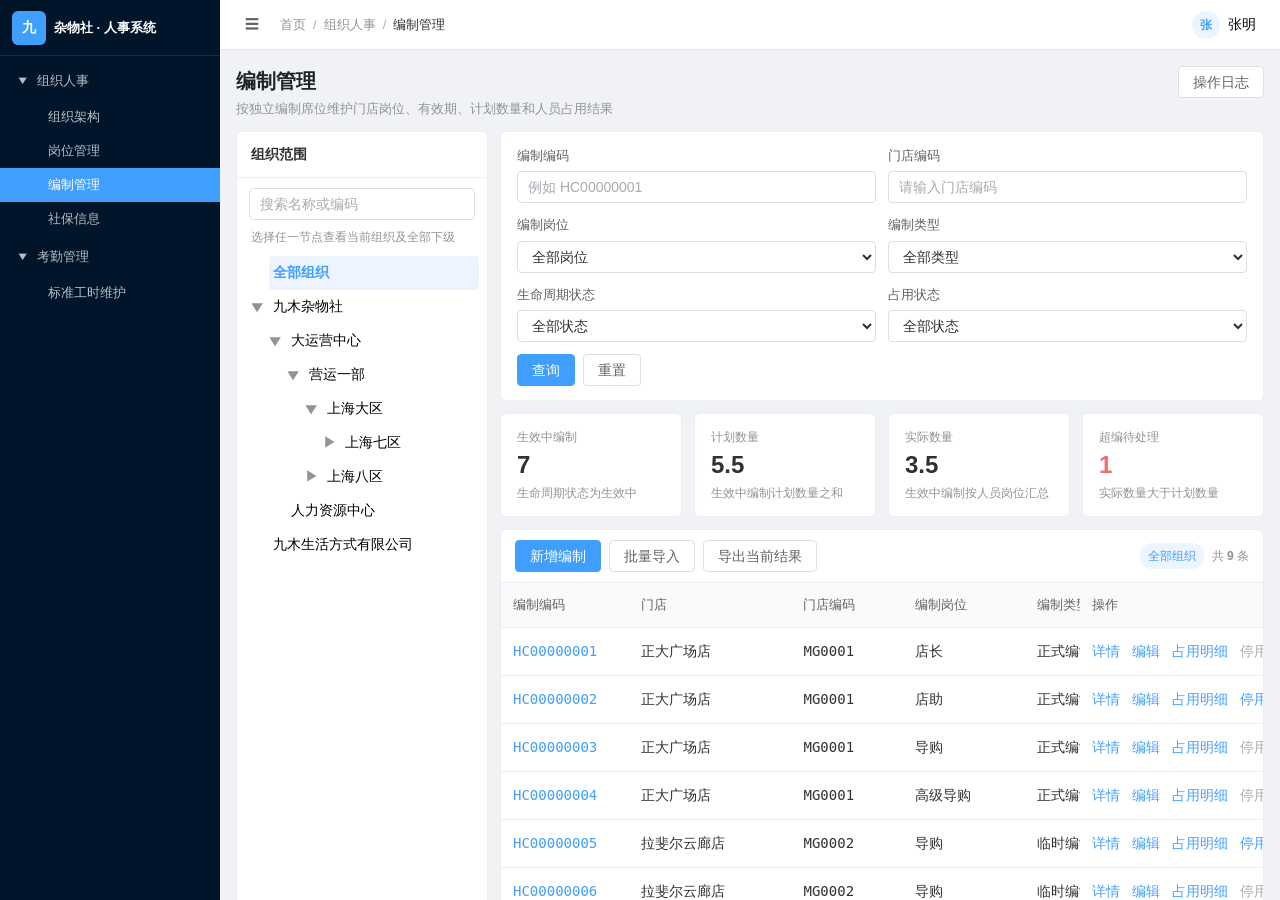
<file: 编制管理.html>
<!DOCTYPE html>
<html lang="zh-CN">
<head>
  <meta charset="UTF-8" />
  <meta name="viewport" content="width=device-width, initial-scale=1.0" />
  <title>编制管理｜杂物社人事系统</title>
  <link rel="stylesheet" href="./prototype-common.css" />
  <style>
    .headcount-filter-grid { grid-template-columns: repeat(4, minmax(130px, 1fr)); }
    .headcount-filter-grid .filter-actions { grid-column: 4; justify-self: end; }
    .headcount-table { min-width: 1420px; }
    .headcount-table .code-col { width: 126px; }
    .headcount-table .store-col { width: 160px; }
    .headcount-table .store-code-col { width: 110px; }
    .headcount-table .position-col { width: 120px; }
    .headcount-table .type-col { width: 88px; }
    .headcount-table .period-col { width: 210px; }
    .headcount-table .qty-col { width: 92px; }
    .headcount-table .status-col { width: 110px; }
    .headcount-table .action-col { width: 180px; }
    .person-table { width: 100%; border-collapse: collapse; }
    .person-table th, .person-table td { padding: 10px 8px; border-bottom: 1px solid var(--border-lighter); text-align: left; }
    .person-table th { color: var(--text-regular); background: #fafafa; font-weight: 500; }
    .store-picker { position: relative; }
    .store-picker-trigger { padding: 0 10px; display: flex; align-items: center; justify-content: space-between; text-align: left; cursor: pointer; }
    .store-picker-trigger::after { content: "⌄"; margin-left: 8px; color: var(--text-secondary); }
    .store-picker-trigger:disabled { cursor: not-allowed; }
    .store-picker-dropdown { position: absolute; top: calc(100% + 4px); left: 0; right: 0; z-index: 30; padding: 8px; background: #fff; border: 1px solid var(--border); border-radius: var(--radius-sm); box-shadow: 0 8px 24px rgba(0,0,0,.14); }
    .store-picker-options { max-height: 220px; margin-top: 6px; overflow: auto; }
    .store-picker-option { width: 100%; padding: 8px 10px; border: 0; border-radius: var(--radius-sm); background: transparent; color: var(--text-primary); cursor: pointer; line-height: 20px; text-align: left; }
    .store-picker-option:hover, .store-picker-option.selected { background: var(--brand-light); color: var(--brand); }
    .store-picker-empty { padding: 14px 10px; color: var(--text-secondary); text-align: center; }
    @media (max-width: 1380px) {
      .headcount-filter-grid { grid-template-columns: repeat(2, minmax(160px, 1fr)); }
      .headcount-filter-grid .filter-actions { grid-column: 1 / -1; justify-self: start; }
    }
  </style>
</head>
<body>
  <a class="skip-link" href="#mainContent">跳到主内容</a>
  <div class="app-shell">
    <aside class="sidebar" id="sidebar" aria-label="主导航">
      <div class="brand"><div class="brand-mark" aria-hidden="true">九</div><div class="brand-copy"><div class="brand-name">杂物社 · 人事系统</div></div></div>
      <nav class="nav-scroll">
        <section class="nav-group"><button class="nav-group-trigger" type="button" aria-expanded="true"><span class="nav-arrow" aria-hidden="true">▶</span><span class="nav-label">组织人事</span></button><div class="nav-items"><a class="nav-item" href="./组织基础信息表.html">组织架构</a><a class="nav-item" href="./岗位管理.html">岗位管理</a><a class="nav-item active" href="./编制管理.html" aria-current="page">编制管理</a><a class="nav-item" href="./社保信息.html">社保信息</a></div></section>
        <section class="nav-group"><button class="nav-group-trigger" type="button" aria-expanded="true"><span class="nav-arrow" aria-hidden="true">▶</span><span class="nav-label">考勤管理</span></button><div class="nav-items"><a class="nav-item" href="./标准工时维护.html">标准工时维护</a></div></section>
      </nav>
    </aside>

    <section class="workspace">
      <header class="topbar"><div class="topbar-left"><button class="icon-button" id="sidebarToggle" type="button" aria-label="展开或收起侧边栏">☰</button><nav class="breadcrumbs" aria-label="面包屑"><span>首页</span><span class="separator">/</span><span>组织人事</span><span class="separator">/</span><span class="current">编制管理</span></nav></div><div class="topbar-right"><button class="user-chip" type="button"><span class="avatar" aria-hidden="true">张</span><span class="user-name">张明</span></button></div></header>

      <main class="page-scroll" id="mainContent" tabindex="-1">
        <header class="page-heading"><div><div class="page-title-row"><h1>编制管理</h1></div><p class="page-description">按独立编制席位维护门店岗位、有效期、计划数量和人员占用结果</p></div><div class="page-actions"><button class="button" id="logsButton" type="button">操作日志</button></div></header>
        <div class="scope-layout">
          <aside class="tree-card card" aria-label="组织范围"><header class="card-header"><span>组织范围</span></header><div class="tree-search"><label class="sr-only" for="treeSearch">搜索组织</label><input class="input" id="treeSearch" type="search" placeholder="搜索名称或编码" /></div><div class="tree-meta">选择任一节点查看当前组织及全部下级</div><div class="tree-root" id="treeRoot" role="tree"></div></aside>

          <section class="content-stack" aria-label="编制明细">
            <form class="filter-card card" id="filterForm"><div class="filter-grid headcount-filter-grid">
              <div class="field"><label for="filterCode">编制编码</label><input class="input" id="filterCode" type="search" placeholder="例如 HC00000001" /></div>
              <div class="field"><label for="filterStoreCode">门店编码</label><input class="input mono" id="filterStoreCode" type="search" placeholder="请输入门店编码" /></div>
              <div class="field"><label for="filterPosition">编制岗位</label><select class="select" id="filterPosition"><option value="">全部岗位</option></select></div>
              <div class="field"><label for="filterType">编制类型</label><select class="select" id="filterType"><option value="">全部类型</option><option value="formal">正式编制</option><option value="temporary">临时编制</option></select></div>
              <div class="field"><label for="filterLifecycle">生命周期状态</label><select class="select" id="filterLifecycle"><option value="">全部状态</option><option value="pending">待生效</option><option value="active">生效中</option><option value="expired">已失效</option><option value="stopped">已停用</option></select></div>
              <div class="field"><label for="filterOccupancy">占用状态</label><select class="select" id="filterOccupancy"><option value="">全部状态</option><option value="empty">空编</option><option value="partial">部分占用</option><option value="full">满编</option><option value="over">超编待处理</option></select></div>
              <div class="filter-actions"><button class="button primary" type="submit">查询</button><button class="button" type="reset">重置</button></div>
            </div></form>

            <section class="stats-grid" aria-label="编制汇总">
              <div class="stat-card card"><div class="stat-label">生效中编制</div><div class="stat-value" id="activeStat">0</div><div class="stat-help">生命周期状态为生效中</div></div>
              <div class="stat-card card"><div class="stat-label">计划数量</div><div class="stat-value" id="plannedStat">0</div><div class="stat-help">生效中编制计划数量之和</div></div>
              <div class="stat-card card"><div class="stat-label">实际数量</div><div class="stat-value" id="actualStat">0</div><div class="stat-help">生效中编制按人员岗位汇总</div></div>
              <div class="stat-card card"><div class="stat-label">超编待处理</div><div class="stat-value danger" id="overStat">0</div><div class="stat-help">实际数量大于计划数量</div></div>
            </section>

            <section class="table-card card">
              <header class="table-toolbar"><div class="toolbar-actions"><button class="button primary" id="addButton" type="button">新增编制</button><button class="button" id="importButton" type="button">批量导入</button><button class="button" id="exportButton" type="button">导出当前结果</button></div><div class="toolbar-summary"><span class="scope-chip" id="selectedScope">全部组织</span><span>共 <strong id="totalCount">0</strong> 条</span></div></header>
              <div class="table-scroll"><table class="data-table headcount-table"><caption class="sr-only">编制明细列表</caption><thead><tr><th class="code-col">编制编码</th><th class="store-col">门店</th><th class="store-code-col">门店编码</th><th class="position-col">编制岗位</th><th class="type-col">编制类型</th><th class="period-col">有效期</th><th class="qty-col">计划数量</th><th class="qty-col">实际数量</th><th class="status-col">生命周期</th><th class="status-col">占用状态</th><th class="action-col">操作</th></tr></thead><tbody id="tableBody"></tbody></table></div>
              <footer class="pagination"><span id="paginationInfo"></span><div><button class="page-button active" type="button" aria-current="page">1</button></div></footer>
            </section>
          </section>
        </div>
      </main>
    </section>
  </div>

  <div class="toast" id="toast" role="status" aria-live="polite"></div>

  <dialog id="headcountDialog" class="wide" aria-labelledby="headcountTitle"><form class="dialog-shell" id="headcountForm" novalidate><header class="dialog-header"><h2 id="headcountTitle">新增编制</h2><button class="icon-button" type="button" data-close="headcountDialog" aria-label="关闭编制表单">✕</button></header><div class="dialog-body"><div class="form-errors" id="formErrors" hidden></div><div class="form-grid">
    <div class="field"><label for="headcountCode">编制编码</label><input class="input mono" id="headcountCode" disabled placeholder="自动生成" /></div>
    <div class="field"><span class="field-label required" id="headcountStoreLabel">关联门店</span><div class="store-picker" id="headcountStorePicker"><input id="headcountStore" type="hidden" /><button class="select store-picker-trigger" id="headcountStoreTrigger" type="button" aria-labelledby="headcountStoreLabel headcountStoreText" aria-haspopup="listbox" aria-expanded="false" aria-controls="headcountStoreOptions"><span id="headcountStoreText">请选择关联门店</span></button><div class="store-picker-dropdown" id="headcountStoreDropdown" hidden><label class="sr-only" for="headcountStoreSearch">搜索门店</label><input class="input" id="headcountStoreSearch" type="search" placeholder="输入门店名称或门店编码" autocomplete="off" /><div class="store-picker-options" id="headcountStoreOptions" role="listbox" aria-labelledby="headcountStoreLabel"></div></div></div></div>
    <div class="field"><label class="required" for="headcountPosition">编制岗位</label><select class="select" id="headcountPosition"></select></div>
    <div class="field"><label class="required" for="headcountType">编制类型</label><select class="select" id="headcountType"><option value="formal">正式编制</option><option value="temporary">临时编制</option></select></div>
    <div class="field temporary-field" hidden><label class="required" for="headcountStart">开始时间</label><input class="input" id="headcountStart" type="datetime-local" step="1" /></div>
    <div class="field temporary-field" hidden><label class="required" for="headcountEnd">结束时间</label><input class="input" id="headcountEnd" type="datetime-local" step="1" /></div>
    <div class="field"><label for="headcountPlan">计划数量</label><input class="input" id="headcountPlan" type="number" step="0.5" disabled /></div>
    <div class="field full"><label for="headcountRemark">备注</label><textarea class="textarea" id="headcountRemark" maxlength="200" placeholder="请输入编制说明"></textarea></div>
  </div></div><footer class="dialog-footer"><button class="button" type="button" data-close="headcountDialog">取消</button><button class="button primary" type="submit">保存</button></footer></form></dialog>

  <dialog id="detailDialog" class="wide" aria-labelledby="detailTitle"><div class="dialog-shell"><header class="dialog-header"><h2 id="detailTitle">编制详情</h2><button class="icon-button" type="button" data-close="detailDialog" aria-label="关闭编制详情">✕</button></header><div class="dialog-body" id="detailBody"></div><footer class="dialog-footer" id="detailFooter"></footer></div></dialog>
  <dialog id="peopleDialog" class="wide" aria-labelledby="peopleTitle"><div class="dialog-shell"><header class="dialog-header"><h2 id="peopleTitle">编制占用明细</h2><button class="icon-button" type="button" data-close="peopleDialog" aria-label="关闭占用明细">✕</button></header><div class="dialog-body" id="peopleBody"></div><footer class="dialog-footer"><button class="button" type="button" data-close="peopleDialog">关闭</button></footer></div></dialog>
  <dialog id="recordLogsDialog" class="wide" aria-labelledby="recordLogsTitle"><div class="dialog-shell"><header class="dialog-header"><h2 id="recordLogsTitle">编制变更日志</h2><button class="icon-button" type="button" data-close="recordLogsDialog" aria-label="关闭编制日志">✕</button></header><div class="dialog-body"><ul class="timeline" id="recordLogsBody"></ul></div><footer class="dialog-footer"><button class="button" type="button" data-close="recordLogsDialog">关闭</button></footer></div></dialog>
  <dialog id="logsDialog" class="wide" aria-labelledby="logsTitle"><div class="dialog-shell"><header class="dialog-header"><h2 id="logsTitle">编制操作日志</h2><button class="icon-button" type="button" data-close="logsDialog" aria-label="关闭日志">✕</button></header><div class="dialog-body"><table class="log-list"><thead><tr><th>时间</th><th>操作人</th><th>操作</th><th>编制编码</th><th>说明</th><th>附件</th></tr></thead><tbody id="logsBody"></tbody></table></div><footer class="dialog-footer"><button class="button" type="button" data-close="logsDialog">关闭</button></footer></div></dialog>
  <dialog id="importFileDialog" class="wide" aria-labelledby="importFileTitle"><div class="dialog-shell"><header class="dialog-header"><h2 id="importFileTitle">查看导入文件</h2><button class="icon-button" type="button" data-close="importFileDialog" aria-label="关闭文件查看">✕</button></header><div class="dialog-body" id="importFileBody"></div><footer class="dialog-footer"><a class="button" id="importFileDownload" href="#" download>下载文件</a><button class="button primary" type="button" data-close="importFileDialog">关闭</button></footer></div></dialog>
  <dialog id="confirmDialog" class="narrow" aria-labelledby="confirmTitle"><div class="dialog-shell"><header class="dialog-header"><h2 id="confirmTitle">确认停用编制？</h2><button class="icon-button" type="button" data-close="confirmDialog" aria-label="关闭确认">✕</button></header><div class="dialog-body" id="confirmBody"></div><footer class="dialog-footer"><button class="button" type="button" data-close="confirmDialog">取消</button><button class="button danger" id="confirmStopButton" type="button">确认停用</button></footer></div></dialog>
  <dialog id="importDialog" class="wide" aria-labelledby="importTitle"><div class="dialog-shell"><header class="dialog-header"><h2 id="importTitle">批量导入编制</h2><button class="icon-button" type="button" data-close="importDialog" aria-label="关闭导入">✕</button></header><div class="dialog-body"><div class="tabs"><button class="tab active" data-import-mode="create" type="button">导入新增</button><button class="tab" data-import-mode="update" type="button">导入更新</button></div><div class="impact-box mt-14" id="importDescription"></div><ol class="import-steps mt-14"><li>正式、临时编制都支持导入。</li><li>临时编制必须填写精确到时分秒的开始、结束时间。</li><li id="importKeyRule">导入新增不填写编制编码，由系统生成。</li></ol><div class="upload-box"><p id="importUploadText">下载空白模板并填写后加载</p><input class="input" id="importFile" type="file" accept=".xls,.xlsx" /><div class="file-name" id="importFileName">尚未选择文件</div><div class="upload-actions"><button class="button" id="downloadTemplateButton" type="button">下载新增模板</button><button class="button" id="exportForUpdateButton" type="button" hidden>导出当前结果</button><button class="button" id="loadExampleButton" type="button">加载示例文件</button></div></div><div id="importPreview"></div></div><footer class="dialog-footer"><button class="button" type="button" data-close="importDialog">取消</button><button class="button primary" id="confirmImportButton" type="button" disabled>确认导入</button></footer></div></dialog>

  <script src="./prototype-common.js"></script>
  <script src="./prototype-data.js"></script>
  <script>
    "use strict";
    const { byId, escapeHTML, showToast, openDialog, closeDialog, downloadUpdateWorkbook, downloadCreateWorkbook } = window.PrototypeUI;
    const Shared = window.PrototypeData;
    const organizations = Shared.data.organizations;
    const positions = Shared.data.positions;
    const peopleByHeadcount = Shared.data.occupantsByHeadcount;
    const headcounts = Shared.data.headcounts;
    const recordLogs = Shared.data.headcountRecordLogs;
    const logs = Shared.data.headcountLogs;
    const state = { selectedOrgId: null, expanded: new Set([1, 2, 3, 4, 7]), editingId: null, stoppingId: null, importMode: "create", importReady: false, importFileName: "", importAttachment: null, importGeneration: 0, filters: { code: "", storeCode: "", position: "", type: "", lifecycle: "", occupancy: "" } };

    function org(id) { return organizations.find(item => item.id === Number(id)); }
    function position(id) { return positions.find(item => item.id === Number(id)); }
    function organizationPath(item) { const parts = []; let current = item; while (current) { parts.unshift(`${current.name}${current.type === "store" && current.storeCode ? `(${current.storeCode})` : ""}`); current = org(current.parentId); } return parts.join(" / "); }
    function people(id) { return peopleByHeadcount[id] || []; }
    function actual(item) { return Shared.actualQuantity(item); }
    function occupancy(item) { return Shared.occupancyState(item); }
    function occupancyTag(item) { const meta = { empty: ["空编", "info"], partial: ["部分占用", "warning"], full: ["满编", "success"], over: ["超编待处理", "danger"], none: ["—", "info"] }[occupancy(item)]; return meta[0] === "—" ? "—" : `<span class="tag ${meta[1]}">${meta[0]}</span>`; }
    function lifecycleText(status) { return status ? ({ pending: "待生效", active: "生效中", expired: "已失效", stopped: "已停用" }[status] || status) : "未填写"; }
    function lifecycleTag(status) { const meta = { pending: ["待生效", "warning"], active: ["生效中", "success"], expired: ["已失效", "info"], stopped: ["已停用", "info"] }[status]; return `<span class="tag ${meta[1]}">${meta[0]}</span>`; }
    function typeText(type) { return type === "formal" ? "正式编制" : "临时编制"; }
    function logValue(value) { return value === "" || value == null ? "未填写" : String(value); }
    function fieldChange(label, before, after, formatter = logValue) { return String(before ?? "") === String(after ?? "") ? "" : `${label}：${formatter(before)} → ${formatter(after)}`; }
    function logTime(value) { return value ? value.replace("T", " ") : "未填写"; }
    function periodText(item) { return item.type === "formal" ? "长期有效" : `${item.start.replace("T", " ")} 至 ${item.end.replace("T", " ")}`; }
    function periodListText(item) { return item.type === "formal" ? "长期有效" : `${item.start.slice(0, 10)} 至 ${item.end.slice(0, 10)}`; }
    function scopeIds() { if (state.selectedOrgId === null) return organizations.map(item => item.id); const ids = [state.selectedOrgId], queue = [state.selectedOrgId]; while (queue.length) { const parentId = queue.shift(); organizations.filter(item => item.parentId === parentId).forEach(item => { ids.push(item.id); queue.push(item.id); }); } return ids; }
    function rows() { const ids = scopeIds(), code = state.filters.code.toUpperCase(), storeCode = state.filters.storeCode.toLowerCase(); return headcounts.filter(item => ids.includes(item.storeId) && (!code || item.code.includes(code)) && (!storeCode || (org(item.storeId)?.storeCode || "").toLowerCase().includes(storeCode)) && (!state.filters.position || item.positionId === Number(state.filters.position)) && (!state.filters.type || item.type === state.filters.type) && (!state.filters.lifecycle || item.status === state.filters.lifecycle) && (!state.filters.occupancy || occupancy(item) === state.filters.occupancy)); }
    function addLog(action, code, note, attachment = null, operator = "张明") { const time = Shared.localDateTime(); logs.unshift({ time, operator, action, code, note, attachment }); Shared.save(); return time; }
    function addRecordLog(id, title, note, time = null, attachment = null, operator = "张明") { recordLogs[id] ||= []; recordLogs[id].unshift({ time: time || Shared.localDateTime(), operator, title, note, attachment }); Shared.save(); }

    function renderTree() {
      const treeOrganizations = organizations.filter(item => item.status === "active"), keyword = byId("treeSearch").value.trim().toLowerCase();
      function treeChildren(id) { return treeOrganizations.filter(item => item.parentId === id); }
      function visible(item) { if (!keyword) return true; if (`${item.name} ${item.code} ${item.storeCode || ""}`.toLowerCase().includes(keyword)) return true; return treeChildren(item.id).some(visible); }
      function node(item, depth) { if (!visible(item)) return ""; const children = treeChildren(item.id), expanded = state.expanded.has(item.id) || Boolean(keyword); return `<div class="tree-row" style="--depth:${depth}"><button class="tree-toggle ${children.length ? "" : "placeholder"}" type="button" data-tree-toggle="${item.id}" aria-expanded="${expanded}" aria-label="${expanded ? "收起" : "展开"}${escapeHTML(item.name)}">▶</button><button class="tree-label ${state.selectedOrgId === item.id ? "active" : ""}" type="button" data-tree-select="${item.id}"><span class="tree-name" title="${escapeHTML(item.name)}">${escapeHTML(item.name)}</span></button></div>${expanded ? children.map(child => node(child, depth + 1)).join("") : ""}`; }
      byId("treeRoot").innerHTML = `<div class="tree-row" style="--depth:0"><button class="tree-toggle placeholder" tabindex="-1">▶</button><button class="tree-label ${state.selectedOrgId === null ? "active" : ""}" type="button" data-tree-select=""><span class="tree-name">全部组织</span></button></div>${treeOrganizations.filter(item => item.parentId === null).map(item => node(item, 0)).join("")}`;
    }
    function renderTable() {
      const result = rows(), activeRows = result.filter(item => item.status === "active");
      byId("activeStat").textContent = activeRows.length; byId("plannedStat").textContent = activeRows.reduce((sum, item) => sum + item.plan, 0); byId("actualStat").textContent = activeRows.reduce((sum, item) => sum + actual(item), 0); byId("overStat").textContent = result.filter(item => occupancy(item) === "over").length;
      byId("selectedScope").textContent = state.selectedOrgId ? `${org(state.selectedOrgId)?.name}及下级` : "全部组织"; byId("totalCount").textContent = result.length; byId("paginationInfo").textContent = result.length ? `显示1–${result.length}条，共${result.length}条` : "共0条"; document.querySelector(".pagination .page-button").hidden = !result.length;
      byId("tableBody").innerHTML = result.length ? result.map(item => `<tr><td class="mono"><button class="cell-link mono" type="button" data-action="detail" data-id="${item.id}">${item.code}</button></td><td title="${escapeHTML(org(item.storeId)?.name)}">${escapeHTML(org(item.storeId)?.name)}</td><td class="mono">${escapeHTML(org(item.storeId)?.storeCode || "—")}</td><td title="${escapeHTML(position(item.positionId)?.name)}">${escapeHTML(position(item.positionId)?.name)}</td><td>${typeText(item.type)}</td><td>${escapeHTML(periodListText(item))}</td><td class="number">${item.plan}</td><td class="number">${actual(item)}</td><td>${lifecycleTag(item.status)}</td><td>${occupancyTag(item)}</td><td><div class="row-actions"><button type="button" data-action="detail" data-id="${item.id}">详情</button><button type="button" data-action="edit" data-id="${item.id}" ${["expired", "stopped"].includes(item.status) ? "disabled" : ""}>编辑</button><button type="button" data-action="people" data-id="${item.id}">占用明细</button><button type="button" data-action="stop" data-id="${item.id}" ${["expired", "stopped"].includes(item.status) || actual(item) > 0 ? "disabled" : ""}>停用</button></div></td></tr>`).join("") : `<tr><td colspan="11"><div class="empty-state">当前范围没有符合条件的编制。</div></td></tr>`;
    }
    function renderAll() { Shared.recalculateLifecycle(); renderTree(); renderTable(); }
    function fillOptions(currentPosition = null) {
      byId("filterPosition").innerHTML = `<option value="">全部岗位</option>${positions.map(item => `<option value="${item.id}">${escapeHTML(item.name)}</option>`).join("")}`;
      const available = positions.filter(item => item.status === "active" || item.id === Number(currentPosition));
      byId("headcountPosition").innerHTML = `<option value="">请选择编制岗位</option>${available.map(item => `<option value="${item.id}" ${item.status !== "active" ? "disabled" : ""}>${escapeHTML(item.name)}${item.status === "active" ? "" : "（已停用）"}</option>`).join("")}`;
    }
    function renderStorePicker(keyword = "") {
      const normalized = keyword.trim().toLowerCase(), selectedId = Number(byId("headcountStore").value);
      const stores = organizations.filter(item => item.type === "store" && item.status !== "expired").filter(item => !normalized || `${organizationPath(item)} ${item.storeCode || ""}`.toLowerCase().includes(normalized));
      byId("headcountStoreOptions").innerHTML = stores.length ? stores.map(item => `<button class="store-picker-option ${item.id === selectedId ? "selected" : ""}" type="button" role="option" aria-selected="${item.id === selectedId}" data-store-value="${item.id}">${escapeHTML(organizationPath(item))}</button>`).join("") : `<div class="store-picker-empty">没有匹配的门店</div>`;
    }
    function closeStorePicker() { byId("headcountStoreDropdown").hidden = true; byId("headcountStoreTrigger").setAttribute("aria-expanded", "false"); }
    function setStorePickerValue(value) { const item = org(Number(value)); byId("headcountStore").value = item?.type === "store" ? String(item.id) : ""; byId("headcountStoreText").textContent = item?.type === "store" ? item.name : "请选择关联门店"; renderStorePicker(byId("headcountStoreSearch").value); }
    function configureStorePicker(value, disabled) { byId("headcountStoreTrigger").disabled = disabled; byId("headcountStoreSearch").disabled = disabled; byId("headcountStoreSearch").value = ""; setStorePickerValue(value); closeStorePicker(); }
    function updatePlanFromPosition() { const item = headcounts.find(row => row.id === state.editingId), selectedPosition = position(Number(byId("headcountPosition").value)), end = byId("headcountEnd").value, endedTemporary = item?.type === "temporary" && item.plan === 0 && end && new Date(end) <= new Date(); byId("headcountPlan").value = selectedPosition ? String(endedTemporary ? 0 : selectedPosition.coefficient) : ""; }
    function toggleTemporaryFields() { const temporary = byId("headcountType").value === "temporary"; document.querySelectorAll(".temporary-field").forEach(field => { field.hidden = !temporary; }); }
    function openForm(id = null) {
      state.editingId = id; const item = headcounts.find(row => row.id === id), selectedStore = !item && org(state.selectedOrgId)?.type === "store" && org(state.selectedOrgId)?.status !== "expired" ? state.selectedOrgId : ""; fillOptions(item?.positionId || null);
      byId("headcountTitle").textContent = item ? "编辑编制" : "新增编制"; byId("headcountCode").value = item?.code || ""; configureStorePicker(String(item?.storeId || selectedStore), false); byId("headcountPosition").value = item ? String(item.positionId) : ""; byId("headcountType").value = item?.type || "formal"; byId("headcountStart").value = item?.start || ""; byId("headcountEnd").value = item?.end || ""; byId("headcountRemark").value = item?.remark || "";
      byId("headcountType").disabled = Boolean(item); byId("headcountPosition").disabled = false; byId("headcountStart").disabled = Boolean(item && item.status === "active");
      updatePlanFromPosition(); toggleTemporaryFields(); byId("formErrors").hidden = true; openDialog("headcountDialog");
    }
    function openPeople(id) {
      const item = headcounts.find(row => row.id === id); if (!item) return; const list = people(id);
      byId("peopleTitle").textContent = `${item.code} — 占用明细`; byId("peopleBody").innerHTML = `<div class="impact-box">计划数量：${item.plan}；实际数量：${actual(item)}；占用状态：${occupancyTag(item)}</div><table class="person-table mt-14"><thead><tr><th>员工</th><th>工号</th><th>人员岗位</th><th>编制占用数量</th></tr></thead><tbody>${list.length ? list.map(person => { const personPosition = position(person.positionId); return `<tr><td>${escapeHTML(person.name)}</td><td>${escapeHTML(person.employeeNo)}</td><td>${escapeHTML(personPosition?.name || "—")}</td><td>${personPosition?.coefficient ?? "—"}</td></tr>`; }).join("") : `<tr><td colspan="4">暂无关联人员</td></tr>`}</tbody></table>`; openDialog("peopleDialog");
    }
    function openRecordLogs(id) { const item = headcounts.find(row => row.id === id); if (!item) return; byId("recordLogsTitle").textContent = `${item.code} — 编制变更日志`; const items = recordLogs[id] || []; byId("recordLogsBody").innerHTML = items.length ? items.map((log, index) => `<li><div class="timeline-time">${escapeHTML(log.time)} · ${escapeHTML(log.operator || "系统")}</div><div class="timeline-title">${escapeHTML(log.title)}</div><div class="timeline-note">${escapeHTML(log.note)}</div>${log.attachment ? `<button class="cell-link mt-8" type="button" data-record-log-file="${id}:${index}">查看导入文件</button>` : ""}</li>`).join("") : `<li><div class="timeline-title">暂无变更记录</div></li>`; openDialog("recordLogsDialog"); }
    function openDetail(id) {
      const item = headcounts.find(row => row.id === id); if (!item) return;
      byId("detailTitle").textContent = `${item.code} — 编制详情`; byId("detailBody").innerHTML = `<section class="dialog-section"><h3 class="section-title">编制信息</h3><dl class="description-grid"><div class="description-item"><dt>编制编码</dt><dd class="mono">${item.code}</dd></div><div class="description-item"><dt>关联门店</dt><dd>${escapeHTML(org(item.storeId)?.name)}</dd></div><div class="description-item"><dt>编制岗位</dt><dd>${escapeHTML(position(item.positionId)?.name)}</dd></div><div class="description-item"><dt>编制类型</dt><dd>${typeText(item.type)}</dd></div><div class="description-item"><dt>有效期</dt><dd>${escapeHTML(periodText(item))}</dd></div><div class="description-item"><dt>生命周期</dt><dd>${lifecycleTag(item.status)}</dd></div><div class="description-item"><dt>计划数量</dt><dd>${item.plan}</dd></div><div class="description-item"><dt>实际数量</dt><dd>${actual(item)}</dd></div><div class="description-item"><dt>占用状态</dt><dd>${occupancyTag(item)}</dd></div><div class="description-item"><dt>备注</dt><dd>${escapeHTML(item.remark || "—")}</dd></div></dl></section>`;
      byId("detailFooter").innerHTML = `<button class="button" type="button" data-detail-people="${item.id}">查看占用</button><button class="button" type="button" data-detail-logs="${item.id}">变更日志</button>${!["expired", "stopped"].includes(item.status) ? `<button class="button primary" type="button" data-detail-edit="${item.id}">编辑</button>` : ""}<button class="button" type="button" data-close="detailDialog">关闭</button>`; openDialog("detailDialog");
    }
    function renderLogs() { byId("logsBody").innerHTML = logs.map((item, index) => `<tr><td>${escapeHTML(item.time)}</td><td>${escapeHTML(item.operator)}</td><td>${escapeHTML(item.action)}</td><td class="mono">${escapeHTML(item.code)}</td><td>${escapeHTML(item.note)}</td><td>${item.attachment ? `<button class="cell-link" type="button" data-log-attachment="${index}">查看</button>` : "—"}</td></tr>`).join(""); }
    function openImportAttachment(attachment) { if (!attachment) return; const url = attachment.url || URL.createObjectURL(new Blob([attachment.content || ""], { type: attachment.type || "application/octet-stream" })); byId("importFileTitle").textContent = `查看导入文件 — ${attachment.name}`; byId("importFileBody").innerHTML = `<div class="impact-box">导入文件：<strong>${escapeHTML(attachment.name)}</strong><br>可使用下方按钮下载原文件查看。</div>`; byId("importFileDownload").href = url; byId("importFileDownload").download = attachment.name; openDialog("importFileDialog"); }
    function attachmentFromFile(file) { return new Promise(resolve => { if (!file) return resolve(null); const reader = new FileReader(); reader.addEventListener("load", () => resolve({ name: file.name, type: file.type || "application/vnd.ms-excel", url: reader.result })); reader.addEventListener("error", () => resolve({ name: file.name, type: file.type || "application/vnd.ms-excel", content: "文件内容读取失败，仅保留文件名。" })); reader.readAsDataURL(file); }); }
    function download(filename, content) { const url = URL.createObjectURL(new Blob(["\ufeff" + content], { type: "text/csv;charset=utf-8" })); const link = document.createElement("a"); link.href = url; link.download = filename; link.click(); URL.revokeObjectURL(url); }
    function nextCode() { const next = Math.max(...headcounts.map(item => Number(item.code.slice(2)))) + 1; return `HC${String(next).padStart(8, "0")}`; }

    byId("treeRoot").addEventListener("click", event => { const toggle = event.target.closest("[data-tree-toggle]"), select = event.target.closest("[data-tree-select]"); if (toggle) { const id = Number(toggle.dataset.treeToggle); state.expanded.has(id) ? state.expanded.delete(id) : state.expanded.add(id); renderTree(); } if (select) { state.selectedOrgId = select.dataset.treeSelect ? Number(select.dataset.treeSelect) : null; renderAll(); } });
    byId("treeSearch").addEventListener("input", renderTree);
    byId("filterForm").addEventListener("submit", event => { event.preventDefault(); state.filters = { code: byId("filterCode").value.trim(), storeCode: byId("filterStoreCode").value.trim(), position: byId("filterPosition").value, type: byId("filterType").value, lifecycle: byId("filterLifecycle").value, occupancy: byId("filterOccupancy").value }; renderTable(); });
    byId("filterForm").addEventListener("reset", () => setTimeout(() => { state.filters = { code: "", storeCode: "", position: "", type: "", lifecycle: "", occupancy: "" }; state.selectedOrgId = null; renderAll(); }, 0));
    byId("addButton").addEventListener("click", () => openForm()); byId("headcountType").addEventListener("change", () => { toggleTemporaryFields(); updatePlanFromPosition(); }); byId("headcountPosition").addEventListener("change", updatePlanFromPosition); byId("headcountEnd").addEventListener("input", updatePlanFromPosition);
    byId("headcountStoreTrigger").addEventListener("click", () => { const dropdown = byId("headcountStoreDropdown"), opening = dropdown.hidden; dropdown.hidden = !opening; byId("headcountStoreTrigger").setAttribute("aria-expanded", String(opening)); if (opening) { byId("headcountStoreSearch").value = ""; renderStorePicker(); byId("headcountStoreSearch").focus(); } });
    byId("headcountStoreSearch").addEventListener("input", event => renderStorePicker(event.target.value));
    byId("headcountStoreOptions").addEventListener("click", event => { const option = event.target.closest("[data-store-value]"); if (!option) return; setStorePickerValue(option.dataset.storeValue); closeStorePicker(); byId("headcountStoreTrigger").focus(); });
    document.addEventListener("click", event => { if (!byId("headcountStorePicker").contains(event.target)) closeStorePicker(); });
    byId("headcountStorePicker").addEventListener("keydown", event => { if (event.key === "Escape") { closeStorePicker(); byId("headcountStoreTrigger").focus(); } });
    byId("tableBody").addEventListener("click", event => { const button = event.target.closest("[data-action]"); if (!button || button.disabled) return; const id = Number(button.dataset.id), item = headcounts.find(row => row.id === id); if (!item) return; if (button.dataset.action === "detail") openDetail(id); if (button.dataset.action === "edit") openForm(id); if (button.dataset.action === "people") openPeople(id); if (button.dataset.action === "stop") { if (actual(item) > 0) return showToast("该编制仍有关联人员，不能停用", "error"); state.stoppingId = id; byId("confirmBody").innerHTML = `<div class="warning-box">停用后不再允许新增人员占用，但会保留编制编码、历史记录和变更日志。确认停用 <strong>${item.code}</strong>？</div>`; openDialog("confirmDialog"); } });
    byId("detailFooter").addEventListener("click", event => { const edit = event.target.closest("[data-detail-edit]"), peopleButton = event.target.closest("[data-detail-people]"), logsButton = event.target.closest("[data-detail-logs]"); if (edit) { closeDialog("detailDialog"); openForm(Number(edit.dataset.detailEdit)); } if (peopleButton) { closeDialog("detailDialog"); openPeople(Number(peopleButton.dataset.detailPeople)); } if (logsButton) { closeDialog("detailDialog"); openRecordLogs(Number(logsButton.dataset.detailLogs)); } });
    byId("confirmStopButton").addEventListener("click", () => { const item = headcounts.find(row => row.id === state.stoppingId); if (!item || actual(item) > 0) return; const oldStatus = item.status, oldOccupancy = occupancy(item); item.status = "stopped"; const note = [`生命周期状态：${lifecycleText(oldStatus)} → ${lifecycleText(item.status)}`, `占用状态：${Shared.occupancyText(oldOccupancy)} → —`].join("；"), time = addLog("停用编制", item.code, note); addRecordLog(item.id, "停用编制", note, time); Shared.save(); closeDialog("confirmDialog"); renderAll(); showToast("编制已停用"); });
    byId("headcountForm").addEventListener("submit", event => {
      event.preventDefault(); const existing = headcounts.find(item => item.id === state.editingId), storeId = Number(byId("headcountStore").value), positionId = Number(byId("headcountPosition").value), plan = Number(byId("headcountPlan").value), type = byId("headcountType").value, start = byId("headcountStart").value, end = byId("headcountEnd").value, remark = byId("headcountRemark").value.trim(), errors = [];
      if (!storeId) errors.push("请选择关联门店"); if (!positionId) errors.push("请选择编制岗位"); if (type === "temporary" && !start) errors.push("请选择开始时间"); if (type === "temporary" && !end) errors.push("请选择结束时间"); if (type === "temporary" && start && end && end <= start) errors.push("结束时间必须晚于开始时间"); if (!existing && type === "temporary" && end && new Date(end) <= new Date()) errors.push("新增临时编制的结束时间必须晚于当前时间"); if (existing && actual(existing) > 0 && existing.type === "temporary" && end < existing.end) errors.push("已有人员占用时只能延长结束时间");
      byId("formErrors").innerHTML = errors.map(error => `<div>• ${escapeHTML(error)}</div>`).join(""); byId("formErrors").hidden = !errors.length; if (errors.length) return;
      if (existing) { const before = { ...existing }, beforeOccupancy = occupancy(existing); Object.assign(existing, { storeId, positionId, plan, start, end, remark }); Shared.recalculateLifecycle({ log: false }); const changes = [fieldChange("关联门店", org(before.storeId)?.name, org(existing.storeId)?.name), fieldChange("编制岗位", position(before.positionId)?.name, position(existing.positionId)?.name), fieldChange("计划数量", before.plan, existing.plan), fieldChange("开始时间", before.start, existing.start, logTime), fieldChange("结束时间", before.end, existing.end, logTime), fieldChange("生命周期状态", before.status, existing.status, lifecycleText), fieldChange("占用状态", beforeOccupancy, occupancy(existing), Shared.occupancyText), fieldChange("备注", before.remark, existing.remark)].filter(Boolean); if (changes.length) { const note = changes.join("；"), time = addLog("编辑编制", existing.code, note); addRecordLog(existing.id, "编辑编制", note, time); showToast("编制已保存"); } else showToast("未检测到字段变更"); }
      else {
        const id = Math.max(...headcounts.map(item => item.id)) + 1, code = nextCode(), now = new Date(), status = type === "temporary" && new Date(start) > now ? "pending" : "active", item = { id, code, storeId, positionId, type, start: type === "temporary" ? start : "", end: type === "temporary" ? end : "", plan, status, remark };
        headcounts.unshift(item); Shared.recalculateLifecycle({ log: false });
        const changes = [
          fieldChange("编制编码", "", code), fieldChange("关联门店", "", org(storeId)?.name), fieldChange("编制岗位", "", position(positionId)?.name), fieldChange("编制类型", "", typeText(type)),
          fieldChange("开始时间", "", item.start, logTime), fieldChange("结束时间", "", item.end, logTime), fieldChange("计划数量", "", item.plan), fieldChange("实际数量", "", actual(item)),
          fieldChange("生命周期状态", "", item.status, lifecycleText), fieldChange("占用状态", "", occupancy(item), Shared.occupancyText), fieldChange("备注", "", remark)
        ].filter(Boolean);
        const note = changes.join("；"), time = addLog("新增编制", code, note); addRecordLog(id, "新增编制", note, time); showToast(`编制已新增：${code}`);
      }
      Shared.save(); closeDialog("headcountDialog"); renderAll();
    });
    byId("logsButton").addEventListener("click", () => { renderLogs(); openDialog("logsDialog"); });
    function setImportMode(mode) { state.importMode = mode; state.importGeneration += 1; state.importReady = false; state.importFileName = ""; state.importAttachment = null; byId("importFile").value = ""; byId("importFileName").textContent = "尚未选择文件"; byId("confirmImportButton").disabled = true; byId("confirmImportButton").textContent = "确认导入"; byId("importDialog").querySelector(".dialog-footer [data-close]").textContent = "取消"; byId("importPreview").innerHTML = ""; document.querySelectorAll("[data-import-mode]").forEach(button => button.classList.toggle("active", button.dataset.importMode === mode)); const updating = mode === "update"; byId("importDescription").textContent = updating ? "以编制编码匹配已有编制，修改导出文件中的可编辑列后重新导入。" : "文件中的每一行新增一条独立编制，编码由系统自动生成。"; byId("importKeyRule").textContent = updating ? "编制编码是不可修改的匹配键，编制类型也不允许修改。" : "导入新增不填写编制编码，由系统生成。"; byId("importUploadText").textContent = updating ? "选择从本页导出并修改后的文件" : "下载空白模板并填写后加载"; byId("downloadTemplateButton").hidden = updating; byId("exportForUpdateButton").hidden = !updating; }
    byId("importButton").addEventListener("click", () => { setImportMode("create"); openDialog("importDialog"); });
    document.querySelectorAll("[data-import-mode]").forEach(button => button.addEventListener("click", () => setImportMode(button.dataset.importMode)));
    function headcountImportCounts() {
      if (state.importMode === "create") return { success: 1, failure: 1, unchanged: 0 };
      const target = headcounts.find(item => item.code === "HC00000003"), nextPlan = Number(position(6)?.coefficient || 0);
      const changed = target && (target.storeId !== 7 || target.positionId !== 6 || Number(target.plan) !== nextPlan);
      return { success: changed ? 1 : 0, failure: 1, unchanged: changed ? 0 : 1 };
    }
    function prepareHeadcountImport(name, attachment) {
      state.importReady = true; state.importFileName = name; state.importAttachment = attachment || { name, type: "text/plain", content: "编制批量导入示例文件" };
      const counts = headcountImportCounts();
      byId("importFileName").textContent = name; byId("confirmImportButton").disabled = false;
      byId("importPreview").innerHTML = `<div class="warning-box mt-16">${escapeHTML(name)}：共${counts.success + counts.failure + counts.unchanged}条，校验通过可导入${counts.success}条，校验失败${counts.failure}条，无变化${counts.unchanged}条。${state.importMode === "create" ? "失败原因：临时编制结束时间未晚于当前时间。" : "失败原因：目标编制已停用，不允许更新。"} <button class="cell-link" type="button" id="downloadImportFailureButton">下载失败明细</button></div>`;
    }
    byId("importFile").addEventListener("change", async event => {
      const file = event.target.files[0], mode = state.importMode, generation = ++state.importGeneration;
      if (!file) return;
      state.importReady = false; state.importFileName = ""; state.importAttachment = null;
      byId("importFileName").textContent = `正在读取 ${file.name}…`; byId("confirmImportButton").disabled = true; byId("confirmImportButton").textContent = "确认导入"; byId("importDialog").querySelector(".dialog-footer [data-close]").textContent = "取消"; byId("importPreview").innerHTML = "";
      const attachment = await attachmentFromFile(file);
      if (generation !== state.importGeneration || mode !== state.importMode) return;
      prepareHeadcountImport(file.name, attachment);
    });
    byId("loadExampleButton").addEventListener("click", () => prepareHeadcountImport(state.importMode === "create" ? "编制导入新增示例.xls" : "编制明细-当前结果-已修改.xls"));
    byId("importPreview").addEventListener("click", event => { if (!event.target.closest("#downloadImportFailureButton")) return; const content = state.importMode === "create" ? "行号,编制编码,字段,失败原因\n3,,结束时间,临时编制结束时间必须晚于当前时间\n" : "行号,编制编码,字段,失败原因\n3,HC00000007,生命周期,目标编制已停用不允许更新\n"; download("编制导入失败明细.csv", content); });
    byId("confirmImportButton").addEventListener("click", () => {
      if (!state.importReady) return;
      state.importGeneration += 1;
      const updating = state.importMode === "update", attachment = state.importAttachment;
      let success = 0, failure = 1, unchanged = 0;
      if (updating) {
        const item = headcounts.find(row => row.code === "HC00000003");
        if (item) {
          const before = { ...item }, beforeActual = actual(item), beforeOccupancy = occupancy(item);
          item.storeId = 7; item.positionId = 6; item.plan = Number(position(6)?.coefficient || item.plan);
          Shared.recalculateLifecycle({ log: false });
          const changes = [
            fieldChange("关联门店", org(before.storeId)?.name, org(item.storeId)?.name), fieldChange("编制岗位", position(before.positionId)?.name, position(item.positionId)?.name),
            fieldChange("计划数量", before.plan, item.plan), fieldChange("实际数量", beforeActual, actual(item)), fieldChange("生命周期状态", before.status, item.status, lifecycleText),
            fieldChange("占用状态", beforeOccupancy, occupancy(item), Shared.occupancyText), fieldChange("备注", before.remark, item.remark)
          ].filter(Boolean);
          if (changes.length) { const detail = `${changes.join("；")}；操作来源：导入更新`, time = addLog("导入更新明细", item.code, detail, attachment); addRecordLog(item.id, "导入更新明细", detail, time, attachment); success += 1; }
          else unchanged += 1;
        }
        addLog("导入更新失败", "HC00000007", "失败原因：目标编制已停用，不允许更新", attachment);
      } else {
        const id = Math.max(...headcounts.map(item => item.id)) + 1, code = nextCode(), item = { id, code, storeId: 6, positionId: 6, type: "formal", start: "", end: "", plan: Number(position(6)?.coefficient || 0.5), status: "active", remark: "批量新增示例" };
        headcounts.unshift(item);
        const detail = `编制编码：未填写 → ${code}；关联门店：未填写 → ${org(item.storeId)?.name}；编制岗位：未填写 → ${position(item.positionId)?.name}；编制类型：未填写 → ${typeText(item.type)}；计划数量：未填写 → ${item.plan}；实际数量：未填写 → 0；生命周期状态：未填写 → ${lifecycleText(item.status)}；占用状态：未填写 → ${Shared.occupancyText(occupancy(item))}；备注：未填写 → ${item.remark}；操作来源：导入新增`;
        const time = addLog("导入新增明细", code, detail, attachment); addRecordLog(id, "导入新增明细", detail, time, attachment); success += 1;
        addLog("导入新增失败", "第3行", "失败原因：临时编制结束时间未晚于当前时间", attachment);
      }
      addLog(updating ? "导入更新批次" : "导入新增批次", "批量", `批次结果：成功${success}条，失败${failure}条，无变化${unchanged}条；操作来源：${updating ? "导入更新" : "导入新增"}`, attachment);
      state.importReady = false; byId("confirmImportButton").disabled = true; byId("confirmImportButton").textContent = "导入完成"; byId("importDialog").querySelector(".dialog-footer [data-close]").textContent = "关闭";
      byId("importPreview").innerHTML = `<div class="warning-box mt-16">导入完成：成功${success}条，失败${failure}条，无变化${unchanged}条。 <button class="cell-link" type="button" id="downloadImportFailureButton">下载失败明细</button></div>`;
      Shared.save(); renderAll(); showToast(`编制导入完成：成功${success}条，失败${failure}条，无变化${unchanged}条`);
    });
    byId("downloadTemplateButton").addEventListener("click", () => { downloadCreateWorkbook("编制导入新增模板.xls", { sheetName: "编制新增", columns: [{ label: "组织编码", required: true }, { label: "岗位名称", required: true }, { label: "编制类型", required: true }, { label: "开始时间" }, { label: "结束时间" }, { label: "备注" }], instructions: ["编制编码由系统自动生成，不在新增模板中填写。", "临时编制的开始、结束时间必填并精确到时分秒。"] }); showToast("已下载编制导入新增模板"); });
    function exportHeadcountResult() { const result = rows(); downloadUpdateWorkbook("编制明细-当前结果.xls", { sheetName: "编制明细", matchKey: "编制编码", columns: [{ label: "编制编码", readonly: true, value: item => item.code }, { label: "门店名称", readonly: true, value: item => org(item.storeId)?.name || "" }, { label: "组织编码", value: item => org(item.storeId)?.code || "" }, { label: "门店编码", readonly: true, value: item => org(item.storeId)?.storeCode || "" }, { label: "岗位名称", value: item => position(item.positionId)?.name || "" }, { label: "编制类型", readonly: true, value: item => typeText(item.type) }, { label: "开始时间", value: item => item.start.replace("T", " ") }, { label: "结束时间", value: item => item.end.replace("T", " ") }, { label: "计划数量", readonly: true, value: item => item.plan }, { label: "实际数量", readonly: true, value: item => actual(item) }, { label: "生命周期", readonly: true, value: item => lifecycleText(item.status) }, { label: "占用状态", readonly: true, value: item => Shared.occupancyText(occupancy(item)) }, { label: "备注", value: item => item.remark }], rows: result, instructions: ["编制编码是匹配键；编制类型、计划数量、实际数量和状态类字段不可修改。"] }); showToast(`已导出${result.length}条编制`); }
    byId("exportButton").addEventListener("click", exportHeadcountResult);
    byId("exportForUpdateButton").addEventListener("click", exportHeadcountResult);
    byId("logsBody").addEventListener("click", event => { const button = event.target.closest("[data-log-attachment]"); if (button) openImportAttachment(logs[Number(button.dataset.logAttachment)]?.attachment); });
    byId("recordLogsBody").addEventListener("click", event => { const button = event.target.closest("[data-record-log-file]"); if (!button) return; const [id, index] = button.dataset.recordLogFile.split(":").map(Number); openImportAttachment(recordLogs[id]?.[index]?.attachment); });

    fillOptions(); renderAll();
  </script>
</body>
</html>
</file>
<file: prototype-common.css>
:root {
  --brand: #409eff;
  --brand-hover: #337ecc;
  --brand-light: #ecf5ff;
  --success: #67c23a;
  --success-light: #f0f9eb;
  --warning: #e6a23c;
  --warning-light: #fdf6ec;
  --danger: #f56c6c;
  --danger-light: #fef0f0;
  --info: #909399;
  --text-primary: #303133;
  --text-regular: #606266;
  --text-secondary: #909399;
  --text-placeholder: #a8abb2;
  --border: #dcdfe6;
  --border-light: #e4e7ed;
  --border-lighter: #ebeef5;
  --fill: #f5f7fa;
  --page-bg: #f0f2f5;
  --surface: #fff;
  --sidebar: #001529;
  --sidebar-width: 220px;
  --sidebar-collapsed: 64px;
  --topbar-height: 50px;
  --radius-sm: 4px;
  --radius-md: 6px;
  --shadow-dialog: 0 12px 40px rgba(0, 0, 0, .2);
}

* { box-sizing: border-box; }
html, body { width: 100%; height: 100%; margin: 0; }
body {
  color: var(--text-primary); background: var(--page-bg);
  font: 14px/1.5 -apple-system, BlinkMacSystemFont, "Segoe UI", "PingFang SC", "Microsoft YaHei", sans-serif;
}
button, input, select, textarea { font: inherit; outline: none; }
button:focus-visible, a:focus-visible, input:focus-visible, select:focus-visible, textarea:focus-visible {
  outline: 2px solid rgba(64, 158, 255, .45); outline-offset: 2px;
}
[hidden] { display: none !important; }
.sr-only { position: absolute; width: 1px; height: 1px; padding: 0; margin: -1px; overflow: hidden; clip: rect(0, 0, 0, 0); white-space: nowrap; border: 0; }
.skip-link { position: fixed; top: 8px; left: 8px; z-index: 3000; padding: 8px 12px; color: #fff; background: var(--brand); border-radius: 4px; transform: translateY(-150%); }
.skip-link:focus { transform: translateY(0); }

.app-shell { display: flex; width: 100%; height: 100vh; overflow: hidden; }
.sidebar { width: var(--sidebar-width); flex: 0 0 auto; display: flex; flex-direction: column; color: rgba(255,255,255,.72); background: var(--sidebar); overflow: hidden; transition: width .2s; }
.sidebar.collapsed { width: var(--sidebar-collapsed); }
.brand { height: 56px; padding: 8px 12px; display: flex; align-items: center; gap: 8px; border-bottom: 1px solid rgba(255,255,255,.1); overflow: hidden; flex: 0 0 auto; }
.brand-mark { width: 34px; height: 34px; flex: 0 0 auto; display: grid; place-items: center; color: #fff; background: var(--brand); border-radius: var(--radius-md); font-weight: 700; }
.brand-copy { min-width: 0; white-space: nowrap; }
.brand-name { color: #fff; font-size: 13px; font-weight: 600; }
.sidebar.collapsed .brand { justify-content: center; padding-inline: 8px; }
.sidebar.collapsed .brand-copy { display: none; }
.nav-scroll { flex: 1; overflow: auto; padding: 6px 0 16px; scrollbar-width: thin; }
.nav-group { margin-bottom: 2px; }
.nav-group-trigger, .nav-item { width: 100%; border: 0; background: transparent; color: inherit; cursor: pointer; text-align: left; }
.nav-group-trigger { height: 38px; padding: 0 16px; display: flex; align-items: center; gap: 9px; font-size: 13px; }
.nav-group-trigger:hover, .nav-item:hover { color: #fff; }
.nav-arrow { width: 12px; font-size: 10px; transition: transform .2s; }
.nav-group-trigger[aria-expanded="true"] .nav-arrow { transform: rotate(90deg); }
.nav-items { display: block; }
.nav-item { height: 34px; padding: 0 16px 0 48px; display: flex; align-items: center; font-size: 13px; white-space: nowrap; text-decoration: none; }
.nav-item.active { color: #fff; background: var(--brand); }
.sidebar.collapsed .nav-group-trigger { height: 44px; padding: 0; justify-content: center; }
.sidebar.collapsed .nav-label, .sidebar.collapsed .nav-arrow, .sidebar.collapsed .nav-items { display: none; }

.workspace { flex: 1; min-width: 0; display: flex; flex-direction: column; }
.topbar { height: var(--topbar-height); flex: 0 0 auto; padding: 0 16px; display: flex; align-items: center; justify-content: space-between; background: var(--surface); border-bottom: 1px solid var(--border-light); }
.topbar-left, .topbar-right, .breadcrumbs, .user-chip { display: flex; align-items: center; }
.topbar-left { gap: 12px; }
.breadcrumbs { gap: 7px; color: var(--text-secondary); font-size: 13px; }
.breadcrumbs .current { color: var(--text-primary); }
.separator { color: var(--text-placeholder); }
.icon-button { width: 32px; height: 32px; border: 0; border-radius: var(--radius-sm); background: transparent; display: inline-grid; place-items: center; cursor: pointer; color: var(--text-regular); }
.icon-button:hover { background: var(--fill); }
.user-chip { gap: 8px; border: 0; padding: 3px 8px; background: transparent; border-radius: var(--radius-sm); cursor: pointer; }
.user-chip:hover { background: var(--fill); }
.avatar { width: 28px; height: 28px; display: grid; place-items: center; color: var(--brand); background: var(--brand-light); border-radius: 50%; font-size: 12px; font-weight: 600; }

.page-scroll { flex: 1; min-height: 0; padding: 16px; overflow: auto; }
.page-heading { margin-bottom: 12px; display: flex; align-items: flex-start; justify-content: space-between; gap: 16px; }
.page-title-row { display: flex; align-items: center; gap: 10px; }
h1 { margin: 0; color: #1f2329; font-size: 20px; line-height: 30px; }
.page-description { margin: 3px 0 0; color: var(--text-secondary); font-size: 13px; }
.version-badge { padding: 2px 7px; color: var(--brand); background: var(--brand-light); border-radius: 10px; font-size: 11px; }
.page-actions, .toolbar-actions, .toolbar-summary, .filter-actions { display: flex; align-items: center; flex-wrap: wrap; gap: 8px; }

.review-banner { margin-bottom: 12px; padding: 10px 14px; display: flex; align-items: flex-start; gap: 10px; color: #3a5b82; background: #f2f8ff; border: 1px solid #c9e2ff; border-radius: var(--radius-md); font-size: 13px; }
.review-banner strong { flex: 0 0 auto; color: #1f5f99; }
.review-banner span { color: #58728f; }
.review-banner.confirmed { color: #2f5d2a; background: #f3f9ef; border-color: #c2e7b0; }
.review-banner.confirmed strong { color: #3d7a28; }
.review-banner.confirmed span { color: #557451; }
.card { background: var(--surface); border: 1px solid var(--border-lighter); border-radius: var(--radius-md); }
.content-stack { min-width: 0; display: flex; flex-direction: column; gap: 12px; }
.scope-layout { display: grid; grid-template-columns: 252px minmax(0, 1fr); gap: 12px; align-items: stretch; }

.tree-card { min-width: 0; min-height: 650px; display: flex; flex-direction: column; overflow: hidden; }
.card-header { min-height: 46px; padding: 0 14px; display: flex; align-items: center; justify-content: space-between; border-bottom: 1px solid var(--border-lighter); font-weight: 600; }
.tree-search { padding: 10px 12px 8px; }
.tree-meta { padding: 0 14px 8px; color: var(--text-secondary); font-size: 12px; }
.tree-root { flex: 1; min-height: 0; padding: 2px 8px 14px; overflow: auto; }
.tree-row { min-width: 210px; display: flex; align-items: center; padding-left: calc(var(--depth, 0) * 18px); }
.tree-toggle { width: 24px; height: 34px; flex: 0 0 auto; border: 0; background: transparent; color: var(--text-secondary); cursor: pointer; }
.tree-toggle.placeholder { visibility: hidden; pointer-events: none; }
.tree-toggle[aria-expanded="true"] { transform: rotate(90deg); }
.tree-label { min-width: 0; height: 34px; flex: 1; padding: 0 8px 0 4px; display: flex; align-items: center; gap: 7px; border: 0; border-radius: var(--radius-sm); background: transparent; cursor: pointer; text-align: left; }
.tree-label:hover { background: var(--fill); }
.tree-label.active { color: var(--brand); background: var(--brand-light); font-weight: 600; }
.tree-name { min-width: 0; flex: 1; overflow: hidden; text-overflow: ellipsis; white-space: nowrap; }
.tree-count { color: var(--text-secondary); font-size: 12px; }
.status-slot { width: 7px; height: 7px; flex: 0 0 auto; }
.status-dot { display: block; width: 100%; height: 100%; border-radius: 50%; }
.status-dot.warning { background: var(--warning); }
.status-dot.info { background: var(--text-placeholder); }

.filter-card { padding: 14px 16px; }
.filter-grid { display: grid; grid-template-columns: repeat(4, minmax(130px, 1fr)) auto; gap: 12px; align-items: end; }
.field { min-width: 0; }
.field label, .field-label { display: block; margin-bottom: 6px; color: var(--text-regular); font-size: 13px; }
.required::before { content: "*"; margin-right: 3px; color: var(--danger); }
.input, .select, .textarea { width: 100%; border: 1px solid var(--border); border-radius: var(--radius-sm); color: var(--text-primary); background: #fff; }
.input, .select { height: 32px; padding: 0 10px; }
.textarea { min-height: 76px; padding: 8px 10px; resize: vertical; }
.input:hover, .select:hover, .textarea:hover { border-color: #c0c4cc; }
.input:focus, .select:focus, .textarea:focus { border-color: var(--brand); }
.input::placeholder, .textarea::placeholder { color: var(--text-placeholder); }
.input:disabled, .select:disabled, .textarea:disabled,
.input[readonly], .select[readonly], .textarea[readonly] {
  color: var(--text-secondary);
  -webkit-text-fill-color: var(--text-secondary);
  border-color: var(--border-light);
  background: var(--fill);
  cursor: not-allowed;
  opacity: 1;
}
.field-help { margin-top: 5px; color: var(--text-secondary); font-size: 12px; line-height: 1.5; }
.field-inline { display: flex; align-items: center; gap: 8px; }
.field-inline .input, .field-inline .select { flex: 1; min-width: 0; }
.checkbox-grid { display: grid; grid-template-columns: repeat(5, minmax(56px, 1fr)); gap: 8px; }
.check-card { min-height: 36px; padding: 7px 9px; display: flex; align-items: center; gap: 7px; border: 1px solid var(--border-light); border-radius: var(--radius-sm); cursor: pointer; }
.check-card:has(input:checked) { color: var(--brand); border-color: #a0cfff; background: var(--brand-light); }
.check-card:has(input:disabled) { color: var(--text-secondary); border-color: var(--border-light); background: var(--fill); cursor: not-allowed; }
.form-grid { display: grid; grid-template-columns: repeat(2, minmax(0, 1fr)); gap: 16px 20px; }
.form-grid .full { grid-column: 1 / -1; }
.form-errors { margin-bottom: 14px; padding: 10px 12px; color: #b42318; background: var(--danger-light); border: 1px solid #fbc4c4; border-radius: var(--radius-sm); font-size: 13px; }

.button { height: 32px; padding: 0 14px; display: inline-flex; align-items: center; justify-content: center; gap: 6px; border: 1px solid var(--border); border-radius: var(--radius-sm); color: var(--text-regular); background: #fff; white-space: nowrap; cursor: pointer; text-decoration: none; transition: .15s; }
.button:hover { color: var(--brand); border-color: #a0cfff; background: var(--brand-light); }
.button.primary { color: #fff; border-color: var(--brand); background: var(--brand); }
.button.primary:hover { color: #fff; border-color: var(--brand-hover); background: var(--brand-hover); }
.button.danger { color: var(--danger); border-color: #fab6b6; }
.button.small { height: 28px; padding: 0 10px; font-size: 12px; }
.button:disabled { color: var(--text-placeholder); border-color: var(--border-light); background: var(--fill); cursor: not-allowed; }
.button:disabled:hover { color: var(--text-placeholder); border-color: var(--border-light); background: var(--fill); }

.stats-grid { display: grid; grid-template-columns: repeat(4, minmax(0, 1fr)); gap: 12px; }
.stat-card { min-width: 0; padding: 14px 16px; }
.stat-label { color: var(--text-secondary); font-size: 12px; }
.stat-value { margin-top: 4px; font-size: 24px; font-weight: 600; line-height: 1.25; }
.stat-help { margin-top: 4px; color: var(--text-secondary); font-size: 12px; }
.stat-value.success { color: var(--success); }
.stat-value.warning { color: var(--warning); }
.stat-value.danger { color: var(--danger); }

.table-card { min-width: 0; overflow: hidden; }
.table-toolbar { min-height: 52px; padding: 10px 14px; display: flex; align-items: center; justify-content: space-between; gap: 12px; border-bottom: 1px solid var(--border-lighter); }
.toolbar-summary { color: var(--text-secondary); font-size: 12px; }
.scope-chip { max-width: 210px; padding: 4px 8px; color: var(--brand); background: var(--brand-light); border-radius: 12px; overflow: hidden; text-overflow: ellipsis; white-space: nowrap; }
.table-scroll { max-width: 100%; overflow-x: auto; }
.data-table { width: 100%; min-width: 1020px; border-collapse: collapse; table-layout: fixed; }
.data-table th, .data-table td { border-bottom: 1px solid var(--border-lighter); text-align: left; }
.data-table th { height: 44px; padding: 0 12px; color: var(--text-regular); background: #fafafa; font-size: 13px; font-weight: 500; white-space: nowrap; }
.data-table td { height: 48px; padding: 0 12px; color: var(--text-primary); white-space: nowrap; overflow: hidden; text-overflow: ellipsis; }
.data-table tbody tr:hover { background: var(--fill); }
.data-table th:last-child, .data-table td:last-child { position: sticky; right: 0; z-index: 1; box-shadow: -1px 0 0 var(--border-lighter); }
.data-table th:last-child { background: #fafafa; }
.data-table td:last-child { background: #fff; }
.data-table tbody tr:hover td:last-child { background: var(--fill); }
.cell-link, .row-actions button { padding: 0; border: 0; color: var(--brand); background: transparent; cursor: pointer; }
.cell-link:hover, .row-actions button:hover { color: var(--brand-hover); text-decoration: underline; }
.row-actions { display: flex; gap: 12px; }
.row-actions button:disabled { color: var(--text-placeholder); cursor: not-allowed; text-decoration: none; }
.tag { padding: 3px 8px; display: inline-flex; align-items: center; border-radius: 4px; font-size: 12px; line-height: 1.4; }
.tag.success { color: #529b2e; background: var(--success-light); }
.tag.warning { color: #b88230; background: var(--warning-light); }
.tag.info { color: #73767a; background: var(--fill); }
.tag.danger { color: #c45656; background: var(--danger-light); }
.tag.brand { color: var(--brand); background: var(--brand-light); }
.number { font-variant-numeric: tabular-nums; }
.number.negative { color: var(--danger); }
.number.positive { color: var(--success); }
.empty-state { padding: 48px 16px; color: var(--text-secondary); text-align: center; }
.pagination { min-height: 54px; padding: 10px 14px; display: flex; align-items: center; justify-content: space-between; gap: 12px; color: var(--text-secondary); font-size: 12px; }
.page-button { min-width: 30px; height: 30px; padding: 0 8px; border: 1px solid var(--border); border-radius: var(--radius-sm); background: #fff; cursor: pointer; }
.page-button.active { color: #fff; border-color: var(--brand); background: var(--brand); }

.impact-box { padding: 12px; color: var(--text-regular); background: var(--fill); border-radius: var(--radius-md); line-height: 1.7; }
.warning-box { padding: 10px 12px; color: #7a4e00; background: var(--warning-light); border: 1px solid #f3d19e; border-radius: var(--radius-sm); line-height: 1.6; }
.rule-list { margin: 0; padding-left: 20px; line-height: 1.9; }
.description-grid { display: grid; grid-template-columns: repeat(2, minmax(0, 1fr)); gap: 12px 28px; }
.description-item { min-width: 0; display: grid; grid-template-columns: 100px minmax(0, 1fr); gap: 8px; }
.description-item dt { color: var(--text-secondary); }
.description-item dd { min-width: 0; margin: 0; overflow-wrap: anywhere; }
.dialog-section + .dialog-section { margin-top: 20px; }
.section-title { margin: 0 0 12px; padding-bottom: 8px; border-bottom: 1px solid var(--border-lighter); font-size: 14px; }
.timeline { margin: 0; padding: 0; list-style: none; }
.timeline li { position: relative; padding: 0 0 18px 24px; }
.timeline li::before { content: ""; position: absolute; left: 5px; top: 6px; width: 8px; height: 8px; border-radius: 50%; background: var(--brand); }
.timeline li::after { content: ""; position: absolute; left: 8px; top: 18px; bottom: 2px; width: 1px; background: var(--border); }
.timeline li:last-child::after { display: none; }
.timeline-time { color: var(--text-secondary); font-size: 12px; }
.timeline-title { margin-top: 2px; font-weight: 600; }
.timeline-note { color: var(--text-regular); }
.mt-14 { margin-top: 14px; }
.mt-16 { margin-top: 16px; }
.mt-18 { margin-top: 18px; }
.dialog-data-table { min-width: 680px; }
.history-banner { margin-bottom: 12px; padding: 10px 12px; display: flex; align-items: center; justify-content: space-between; gap: 12px; color: #7a4e00; background: var(--warning-light); border: 1px solid #f3d19e; border-radius: var(--radius-md); }
.history-banner strong { margin-right: 6px; }
.history-list, .log-list, .preview-table { width: 100%; border-collapse: collapse; }
.history-list { margin-top: 14px; }
.history-list th, .history-list td, .log-list th, .log-list td, .preview-table th, .preview-table td { padding: 10px 8px; border-bottom: 1px solid var(--border-lighter); text-align: left; }
.history-list th, .log-list th, .preview-table th { color: var(--text-regular); background: #fafafa; font-weight: 500; }
.import-steps { margin: 0 0 16px; padding-left: 20px; color: var(--text-regular); line-height: 1.9; }
.upload-box { padding: 18px; border: 1px dashed #b3d8ff; border-radius: var(--radius-md); background: #f8fbff; text-align: center; }
.upload-actions { margin-top: 12px; display: flex; justify-content: center; gap: 8px; }
.file-name { margin-top: 8px; color: var(--text-secondary); font-size: 12px; }
.tabs { display: flex; gap: 4px; border-bottom: 1px solid var(--border-lighter); }
.tab { height: 38px; padding: 0 16px; border: 0; border-bottom: 2px solid transparent; color: var(--text-regular); background: transparent; cursor: pointer; }
.tab.active { color: var(--brand); border-bottom-color: var(--brand); font-weight: 600; }
.mono { font-family: ui-monospace, SFMono-Regular, Menlo, Consolas, monospace; font-variant-numeric: tabular-nums; }
.muted { color: var(--text-secondary); }
.status-legend { display: flex; flex-wrap: wrap; gap: 10px 16px; color: var(--text-secondary); font-size: 12px; }
.status-legend span { display: inline-flex; align-items: center; gap: 5px; }
.legend-dot { width: 7px; height: 7px; border-radius: 50%; background: var(--text-placeholder); }
.legend-dot.warning { background: var(--warning); }
.legend-dot.info { background: var(--info); }
.legend-dot.danger { background: var(--danger); }

dialog { width: min(680px, calc(100vw - 32px)); max-height: min(84vh, 780px); padding: 0; overflow: hidden; border: 0; border-radius: 8px; color: var(--text-primary); background: #fff; box-shadow: var(--shadow-dialog); }
dialog::backdrop { background: rgba(0,0,0,.42); }
dialog.wide { width: min(880px, calc(100vw - 32px)); }
dialog.narrow { width: min(520px, calc(100vw - 32px)); }
.dialog-shell { max-height: inherit; display: flex; flex-direction: column; }
.dialog-header { min-height: 56px; padding: 0 20px; display: flex; align-items: center; justify-content: space-between; border-bottom: 1px solid var(--border-lighter); }
.dialog-header h2 { margin: 0; font-size: 16px; }
.dialog-body { min-height: 0; padding: 18px 20px; overflow: auto; }
.dialog-footer { min-height: 58px; padding: 12px 20px; display: flex; align-items: center; justify-content: flex-end; gap: 8px; border-top: 1px solid var(--border-lighter); }
.toast { position: fixed; top: 66px; left: 50%; z-index: 4000; min-width: 240px; max-width: min(480px, calc(100vw - 32px)); padding: 10px 14px; color: #1d5c0d; background: var(--success-light); border: 1px solid #c2e7b0; border-radius: var(--radius-sm); box-shadow: 0 6px 20px rgba(0,0,0,.12); text-align: center; transform: translate(-50%, -16px); opacity: 0; pointer-events: none; transition: .2s; }
.toast.show { transform: translate(-50%, 0); opacity: 1; }
.toast.error { color: #9f1d1d; background: var(--danger-light); border-color: #fbc4c4; }

@media (max-width: 1380px) {
  .filter-grid { grid-template-columns: repeat(2, minmax(160px, 1fr)); }
  .filter-actions { grid-column: 1 / -1; }
}
@media (max-width: 1279px) {
  .scope-layout { grid-template-columns: 220px minmax(0, 1fr); }
  .user-name { display: none; }
}
@media (max-width: 900px) {
  .page-heading { flex-direction: column; }
  .scope-layout { grid-template-columns: 1fr; }
  .tree-card { min-height: 300px; max-height: 400px; }
  .stats-grid { grid-template-columns: repeat(2, minmax(0, 1fr)); }
  .form-grid, .description-grid { grid-template-columns: 1fr; }
  .form-grid .full { grid-column: auto; }
  .checkbox-grid { grid-template-columns: repeat(3, minmax(56px, 1fr)); }
  .table-toolbar, .pagination { align-items: flex-start; flex-direction: column; }
}
</file>
